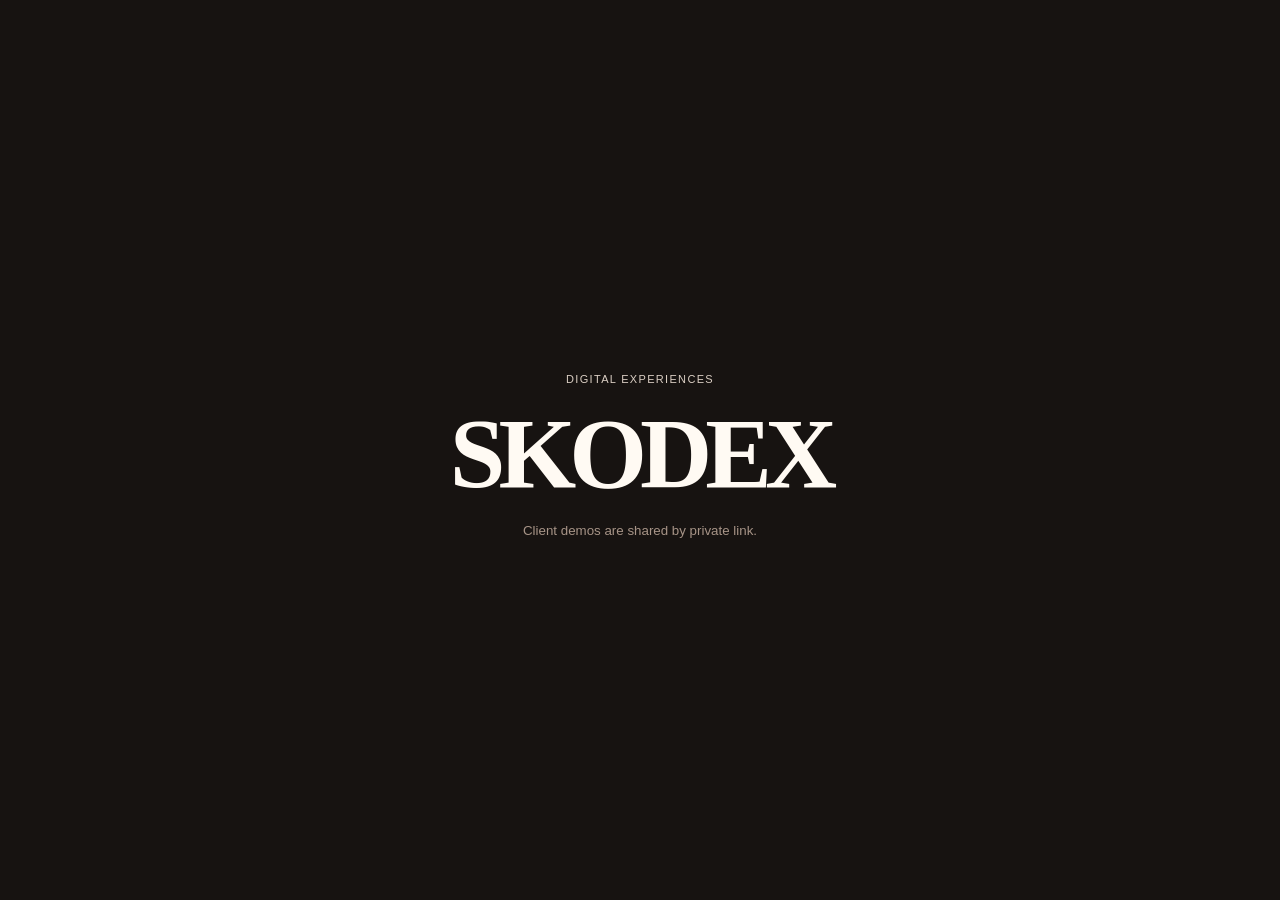
<file: index.html>
<!doctype html>
<html lang="en">
  <head>
    <meta charset="utf-8" />
    <meta name="viewport" content="width=device-width, initial-scale=1" />
    <title>SKODEX | Digital Experiences</title>
    <style>
      :root { color-scheme: light; }
      * { box-sizing: border-box; }
      body { margin: 0; min-height: 100vh; display: grid; place-items: center; background: #171311; color: #fffaf3; font-family: Arial, sans-serif; }
      main { text-align: center; padding: 32px; }
      p { color: #dbcfc4; letter-spacing: .12em; font-size: 11px; text-transform: uppercase; }
      h1 { margin: 10px 0; font-family: Georgia, serif; font-size: clamp(48px, 10vw, 100px); letter-spacing: -.07em; }
      small { color: #a79487; }
    </style>
  </head>
  <body>
    <main>
      <p>Digital Experiences</p>
      <h1>SKODEX</h1>
      <small>Client demos are shared by private link.</small>
    </main>
  </body>
</html>
</file>
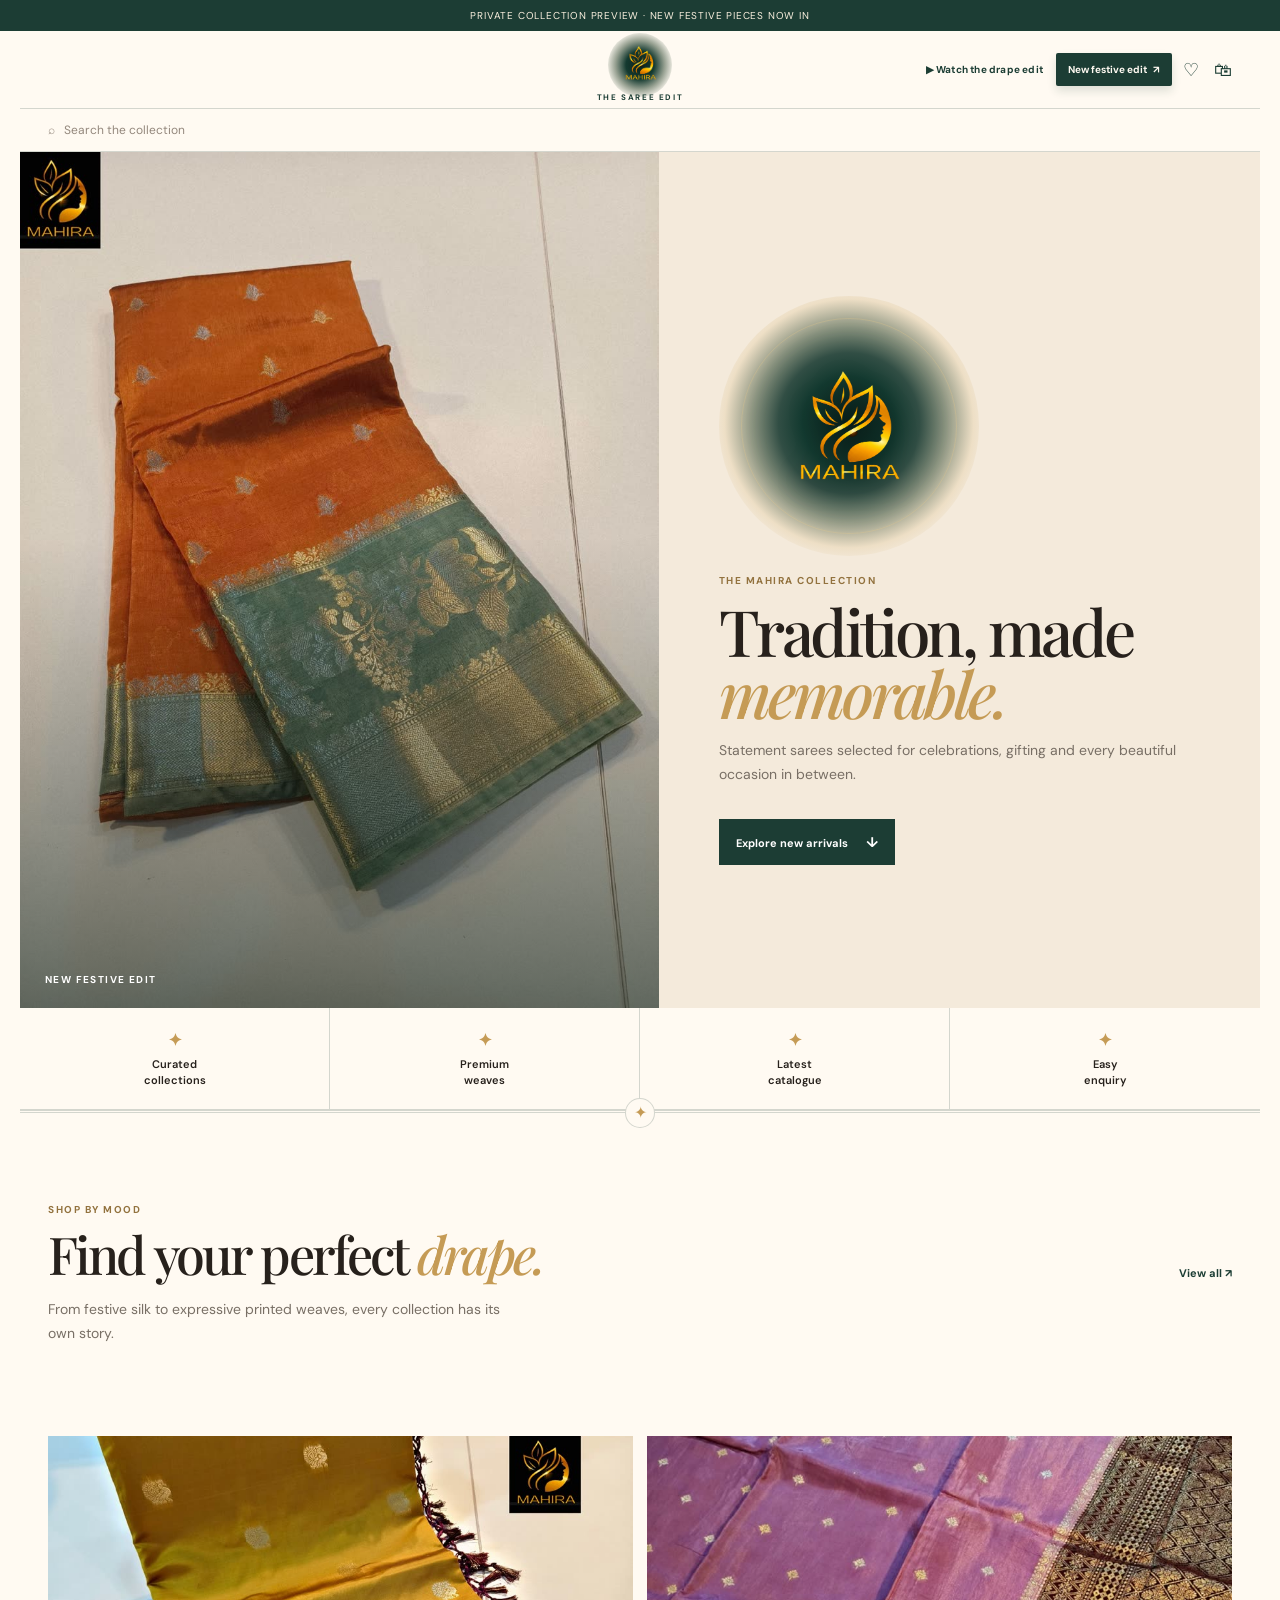
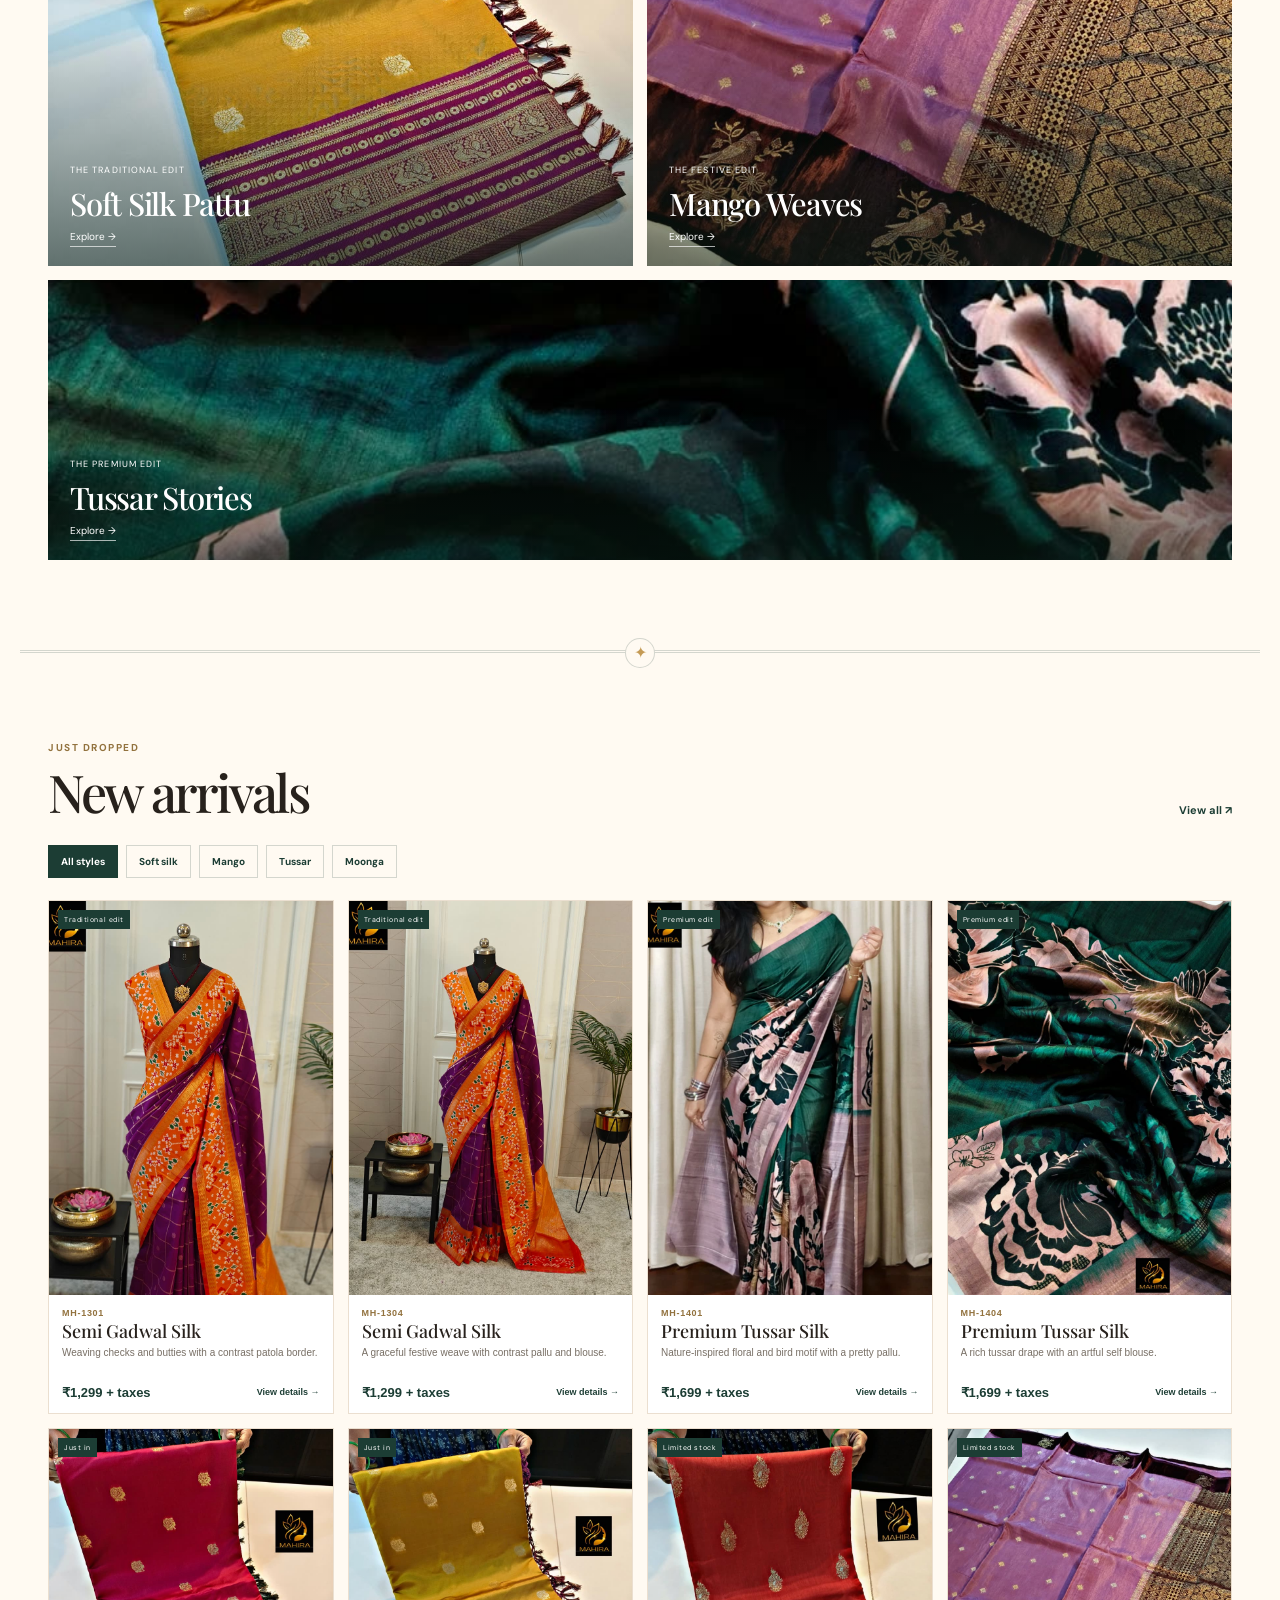
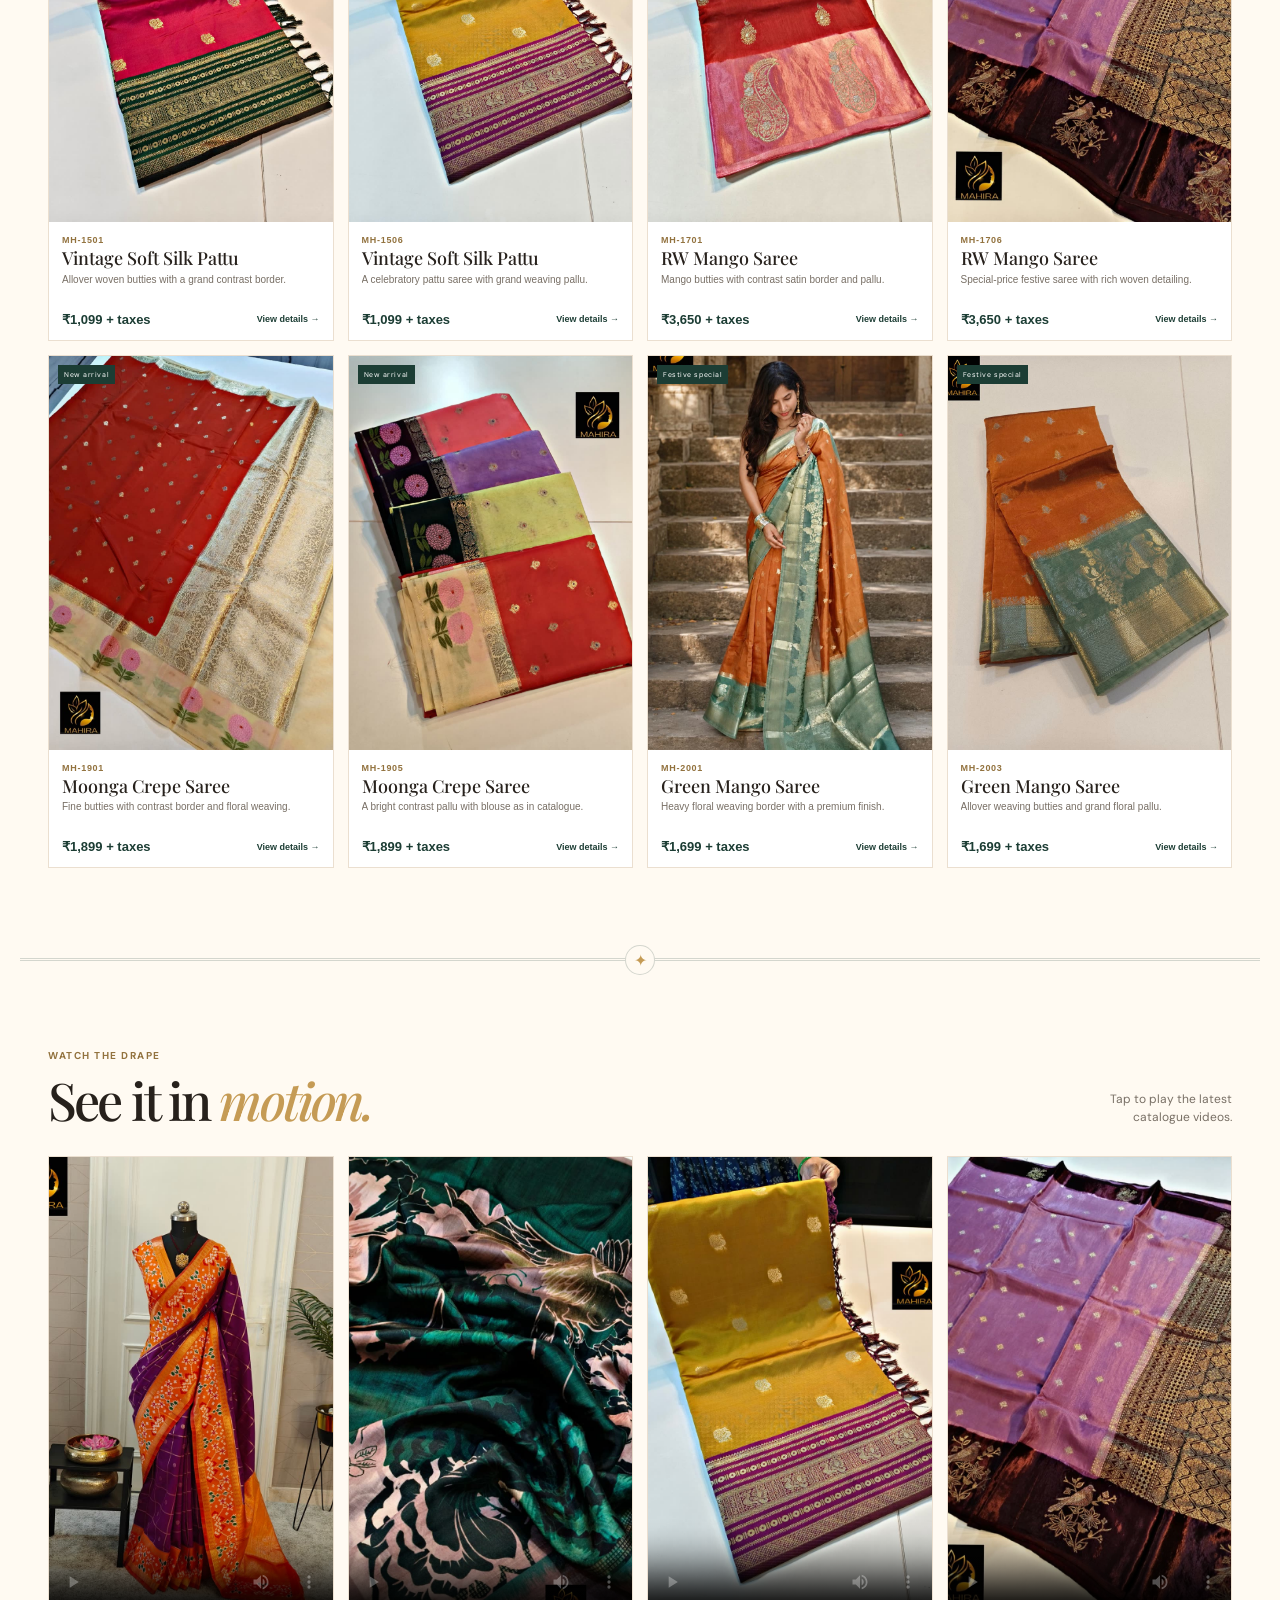
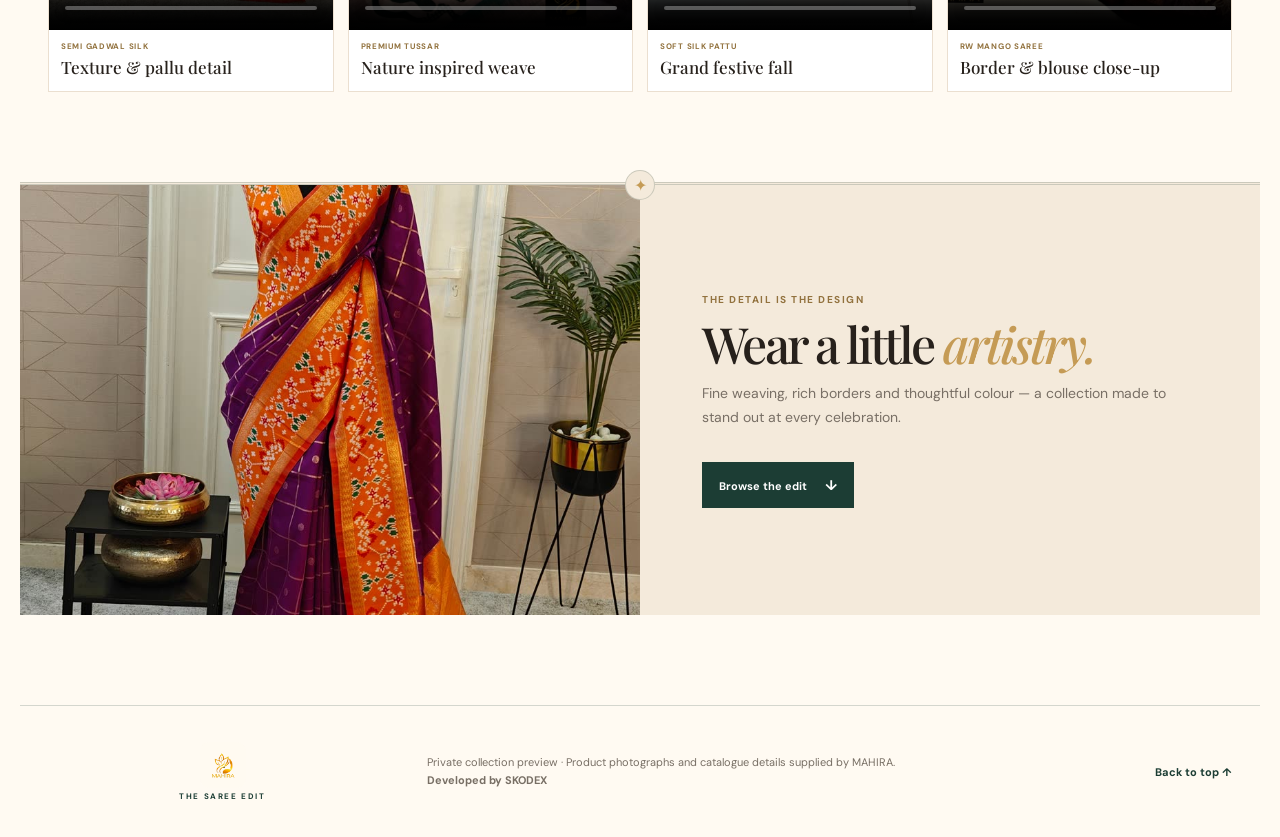
<file: mahira-dealers/index.html>
<!doctype html>
<html lang="en">
  <head>
    <meta charset="UTF-8" />
    <meta name="viewport" content="width=device-width, initial-scale=1.0" />
    <meta name="theme-color" content="#1c3d34" />
    <title>MAHIRA | Curated Saree Edit</title>
    <meta name="description" content="A polished collection preview for MAHIRA." />
    <link rel="preconnect" href="https://fonts.googleapis.com" />
    <link rel="preconnect" href="https://fonts.gstatic.com" crossorigin />
    <link href="https://fonts.googleapis.com/css2?family=DM+Sans:wght@400;500;600;700&family=Playfair+Display:wght@500;600;700&display=swap" rel="stylesheet" />
    <link rel="stylesheet" href="styles.css?v=mahira-header-2" />
  </head>
  <body>
    <div class="notice">Private collection preview · New festive pieces now in</div>
    <header class="header">
      <button class="menu" aria-label="Open menu">☰</button>
      <a class="brand" href="#top" aria-label="MAHIRA home"><img src="assets/mahira-logo-wide-transparent.png" alt="" /><span>THE SAREE EDIT</span></a>
      <div class="header-actions"><a class="header-reel" href="#videos">▶ Watch the drape edit</a><a class="header-badge" href="#arrivals">New festive edit <span>↗</span></a><span class="header-icons" aria-hidden="true">♡ &nbsp; 🛍</span></div>
    </header>
    <div class="search" aria-hidden="true">⌕&nbsp;&nbsp; Search the collection</div>

    <main id="top">
      <section class="hero">
        <div class="hero-image"><img src="assets/IMG-20261116-WA0210.jpg" alt="MAHIRA green mango saree" /><span class="hero-label">NEW FESTIVE EDIT</span></div>
        <div class="hero-copy">
          <div class="logo-sun"><img class="hero-crest" src="assets/mahira-logo-wide-transparent.png" alt="MAHIRA emblem" /></div>
          <p class="eyebrow">THE MAHIRA COLLECTION</p>
          <h1>Tradition, made <em>memorable.</em></h1>
          <p>Statement sarees selected for celebrations, gifting and every beautiful occasion in between.</p>
          <a class="primary" href="#arrivals">Explore new arrivals <span>↓</span></a>
        </div>
      </section>

      <section class="trust">
        <div><span>✦</span>Curated<br />collections</div><div><span>✦</span>Premium<br />weaves</div><div><span>✦</span>Latest<br />catalogue</div><div><span>✦</span>Easy<br />enquiry</div>
      </section>

      <section class="section intro" id="collections">
        <div class="section-mark">✦</div>
        <p class="eyebrow">SHOP BY MOOD</p><div class="heading-row"><h2>Find your perfect <em>drape.</em></h2><a href="#arrivals">View all ↗</a></div>
        <p class="subcopy">From festive silk to expressive printed weaves, every collection has its own story.</p>
      </section>

      <section class="collections">
        <a class="tile tile-one" href="#arrivals" data-filter-link="silk"><img src="assets/IMG-20261116-WA0157.jpg" alt="Vintage soft silk pattu" /><span><small>THE TRADITIONAL EDIT</small><b>Soft Silk Pattu</b><i>Explore →</i></span></a>
        <a class="tile tile-two" href="#arrivals" data-filter-link="mango"><img src="assets/IMG-20261116-WA0183.jpg" alt="Mango saree" /><span><small>THE FESTIVE EDIT</small><b>Mango Weaves</b><i>Explore →</i></span></a>
        <a class="tile tile-wide" href="#arrivals" data-filter-link="tussar"><img src="assets/IMG-20261116-WA0147.jpg" alt="Tussar silk saree" /><span><small>THE PREMIUM EDIT</small><b>Tussar Stories</b><i>Explore →</i></span></a>
      </section>

      <section class="section arrivals" id="arrivals" data-reveal>
        <div class="section-mark">✦</div>
        <div class="heading-row"><div><p class="eyebrow">JUST DROPPED</p><h2>New arrivals</h2></div><a href="#arrivals">View all ↗</a></div>
        <div class="filters" role="group" aria-label="Filter collection"><button class="active" data-filter="all">All styles</button><button data-filter="silk">Soft silk</button><button data-filter="mango">Mango</button><button data-filter="tussar">Tussar</button><button data-filter="moonga">Moonga</button></div>
        <div class="products" id="products"></div>
      </section>

      <section class="videos" id="videos" data-reveal>
        <div class="section-mark">✦</div>
        <div class="heading-row"><div><p class="eyebrow">WATCH THE DRAPE</p><h2>See it in <em>motion.</em></h2></div><p class="video-note">Tap to play the latest catalogue videos.</p></div>
        <div class="reel-grid">
          <article class="reel"><video controls playsinline preload="metadata" poster="assets/IMG-20261116-WA0134.jpg"><source src="assets/VID-20261116-WA0142.mp4" type="video/mp4" /></video><div><span>SEMI GADWAL SILK</span><b>Texture &amp; pallu detail</b></div></article>
          <article class="reel"><video controls playsinline preload="metadata" poster="assets/IMG-20261116-WA0147.jpg"><source src="assets/VID-20261116-WA0150.mp4" type="video/mp4" /></video><div><span>PREMIUM TUSSAR</span><b>Nature inspired weave</b></div></article>
          <article class="reel"><video controls playsinline preload="metadata" poster="assets/IMG-20261116-WA0157.jpg"><source src="assets/VID-20261116-WA0161.mp4" type="video/mp4" /></video><div><span>SOFT SILK PATTU</span><b>Grand festive fall</b></div></article>
          <article class="reel"><video controls playsinline preload="metadata" poster="assets/IMG-20261116-WA0183.jpg"><source src="assets/VID-20261116-WA0190.mp4" type="video/mp4" /></video><div><span>RW MANGO SAREE</span><b>Border &amp; blouse close-up</b></div></article>
        </div>
      </section>

      <section class="story" data-reveal>
        <div class="section-mark">✦</div>
        <img src="assets/IMG-20261116-WA0134.jpg" alt="Semi Gadwal silk saree" />
        <div><p class="eyebrow">THE DETAIL IS THE DESIGN</p><h2>Wear a little <em>artistry.</em></h2><p>Fine weaving, rich borders and thoughtful colour — a collection made to stand out at every celebration.</p><a class="primary" href="#arrivals">Browse the edit <span>↓</span></a></div>
      </section>
    </main>

    <footer><a class="brand" href="#top" aria-label="MAHIRA home"><img src="assets/mahira-logo-wide-transparent.png" alt="" /><span>THE SAREE EDIT</span></a><p>Private collection preview · Product photographs and catalogue details supplied by MAHIRA.<br /><strong>Developed by SKODEX</strong></p><a href="#top">Back to top ↑</a></footer>
    <dialog id="product-dialog"><button class="close" aria-label="Close">×</button><div id="dialog-content"></div></dialog>
    <script src="app.js"></script>
  </body>
</html>
</file>
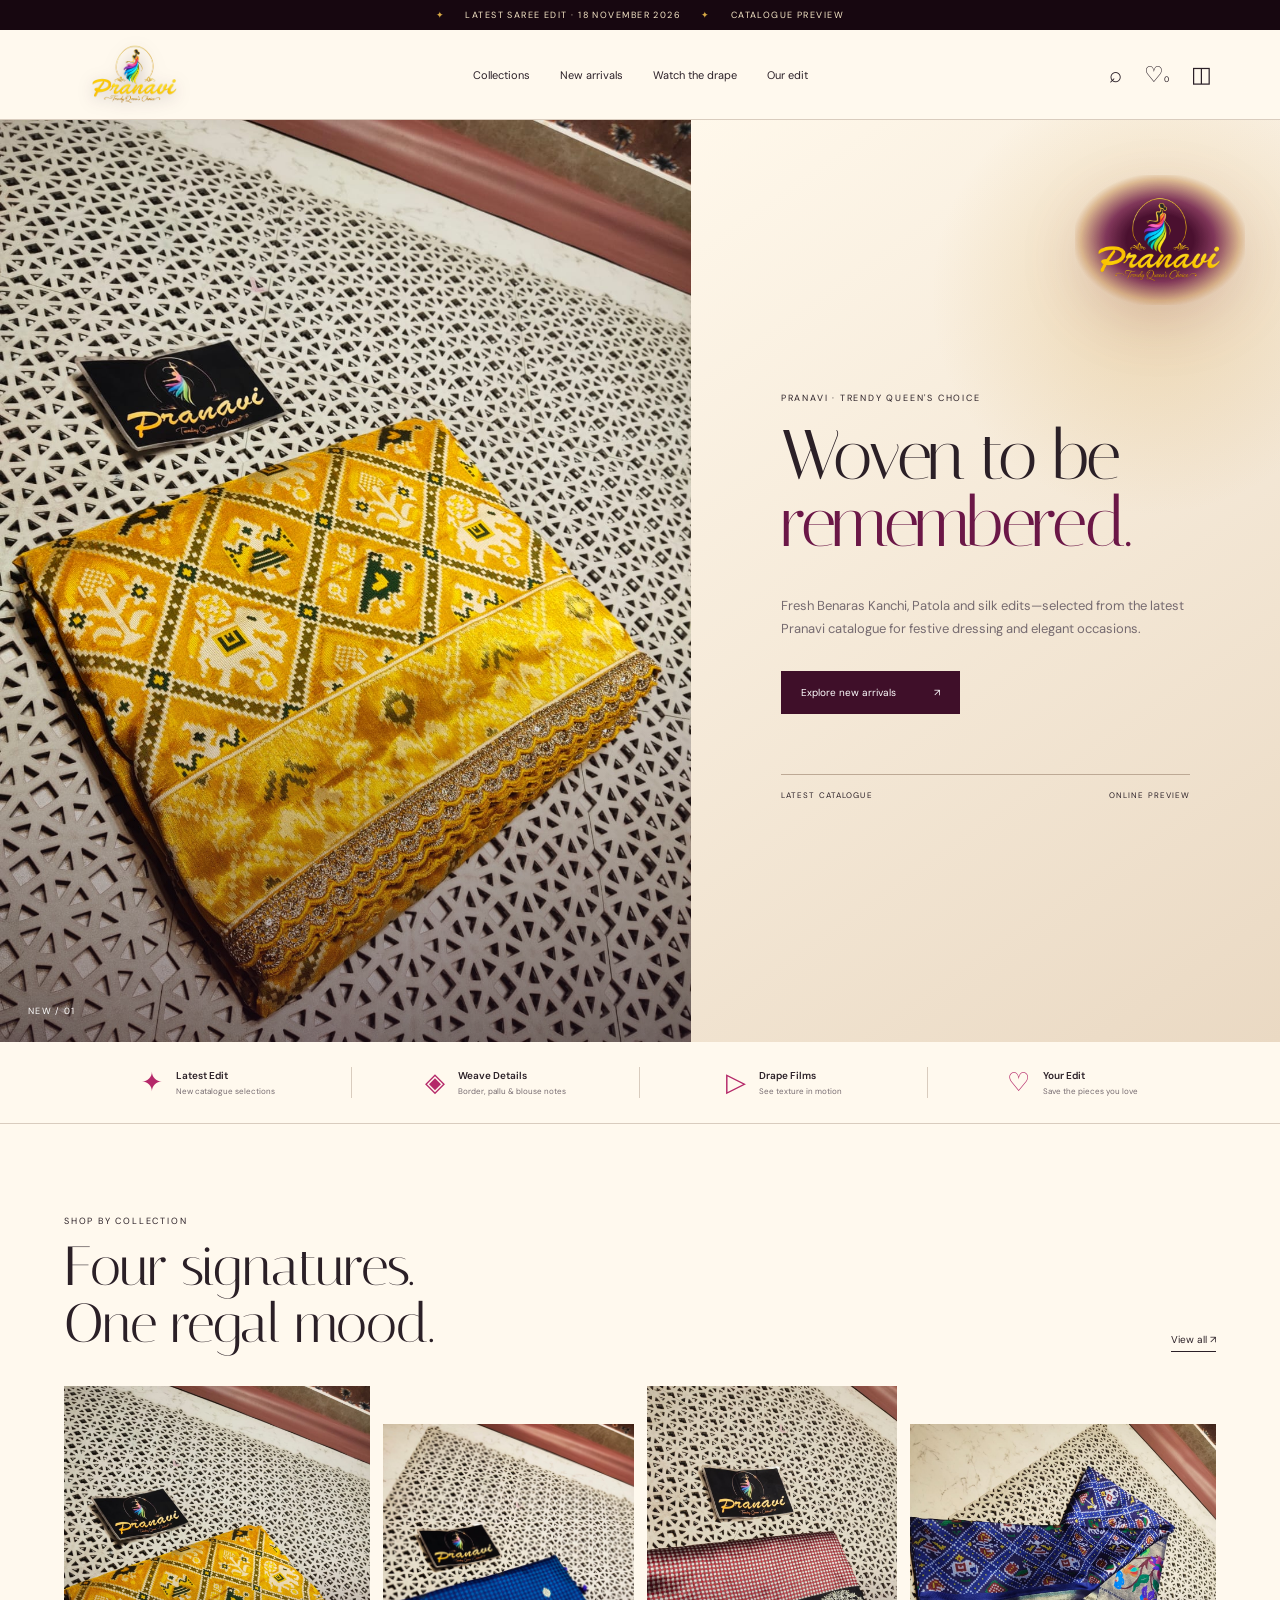
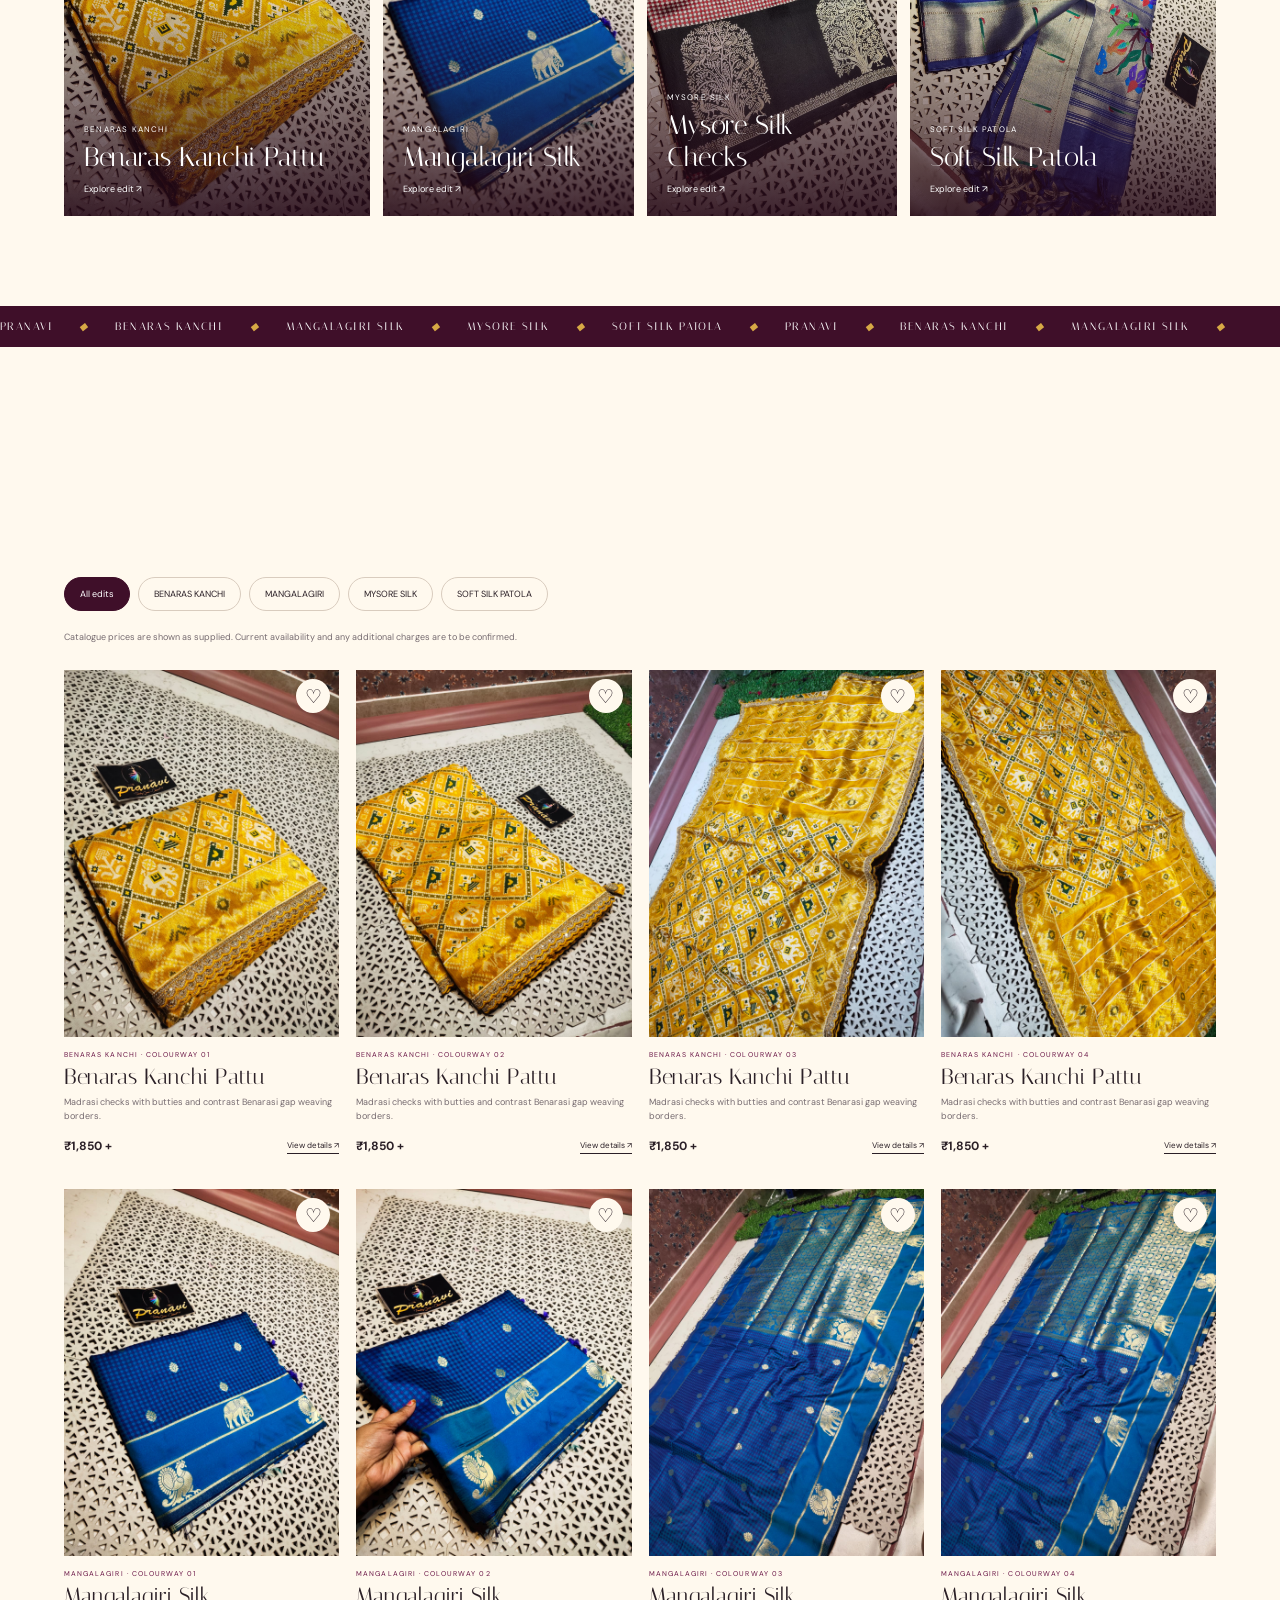
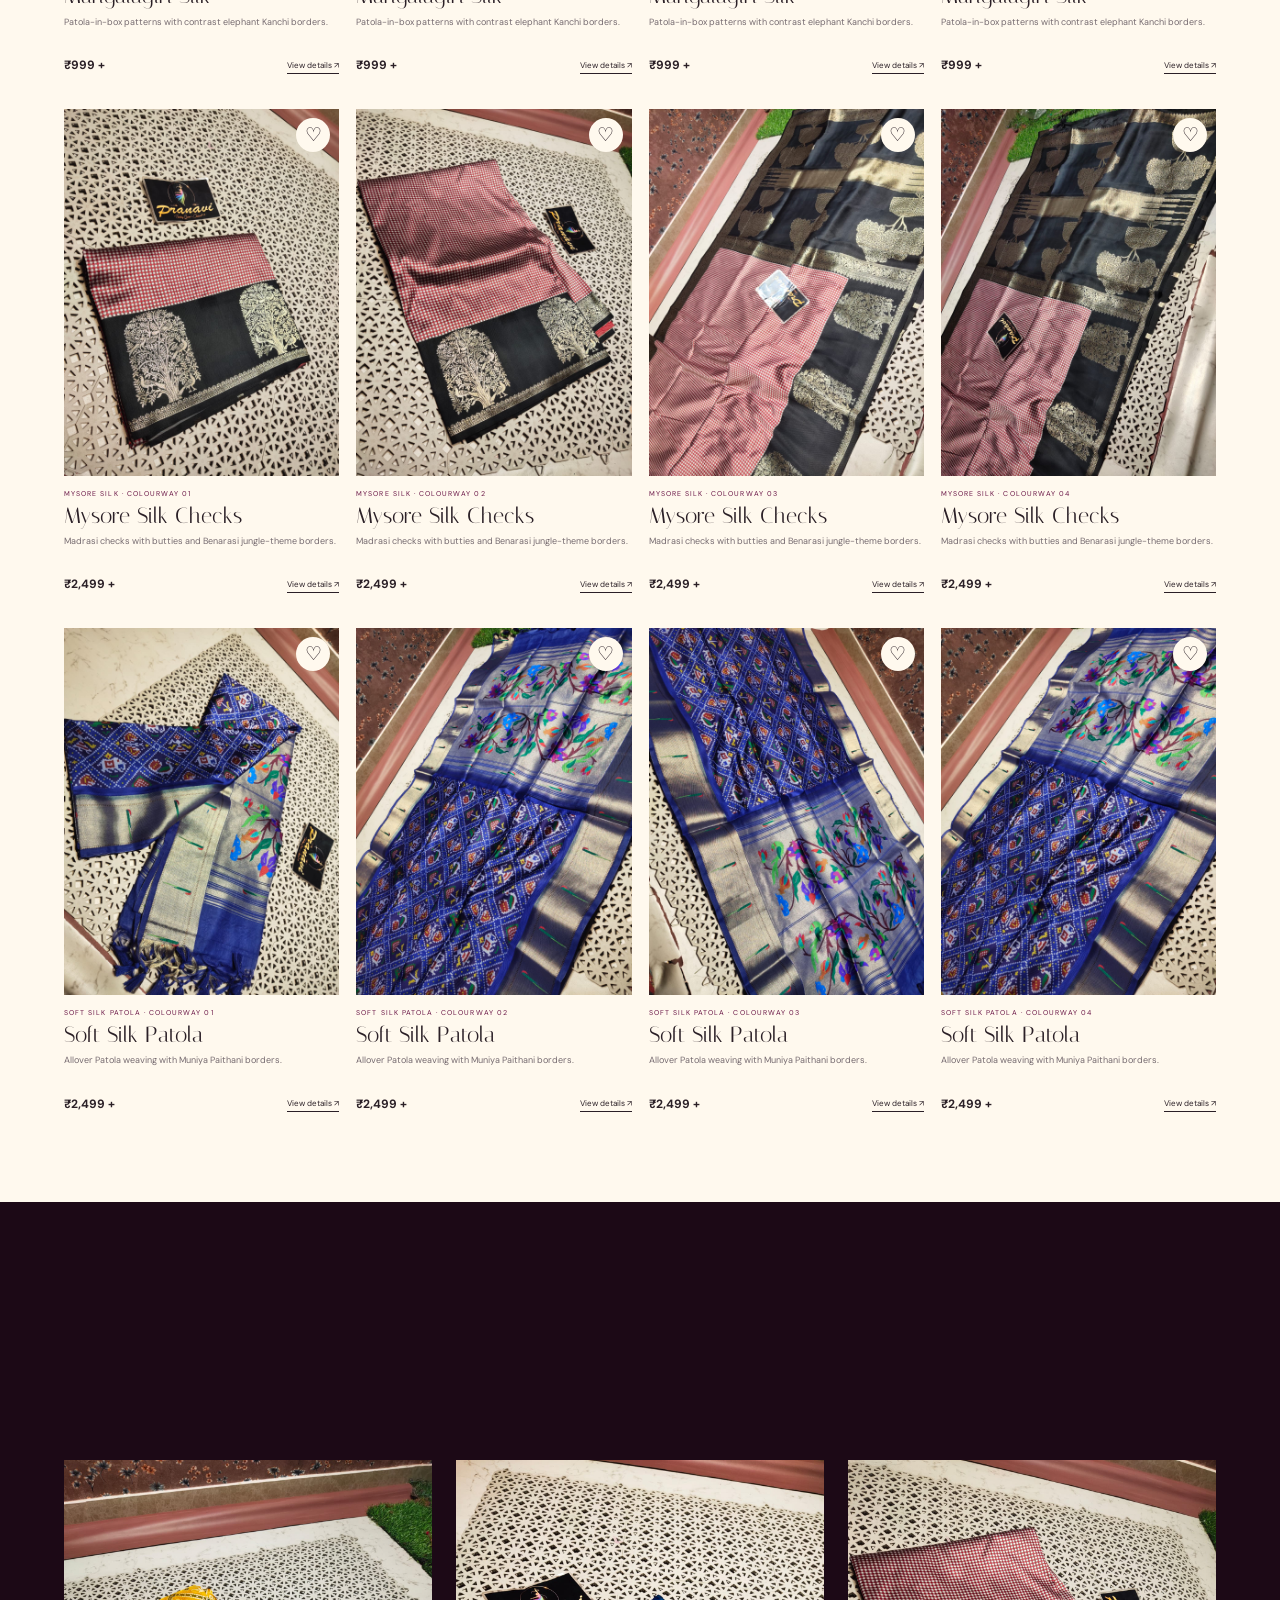
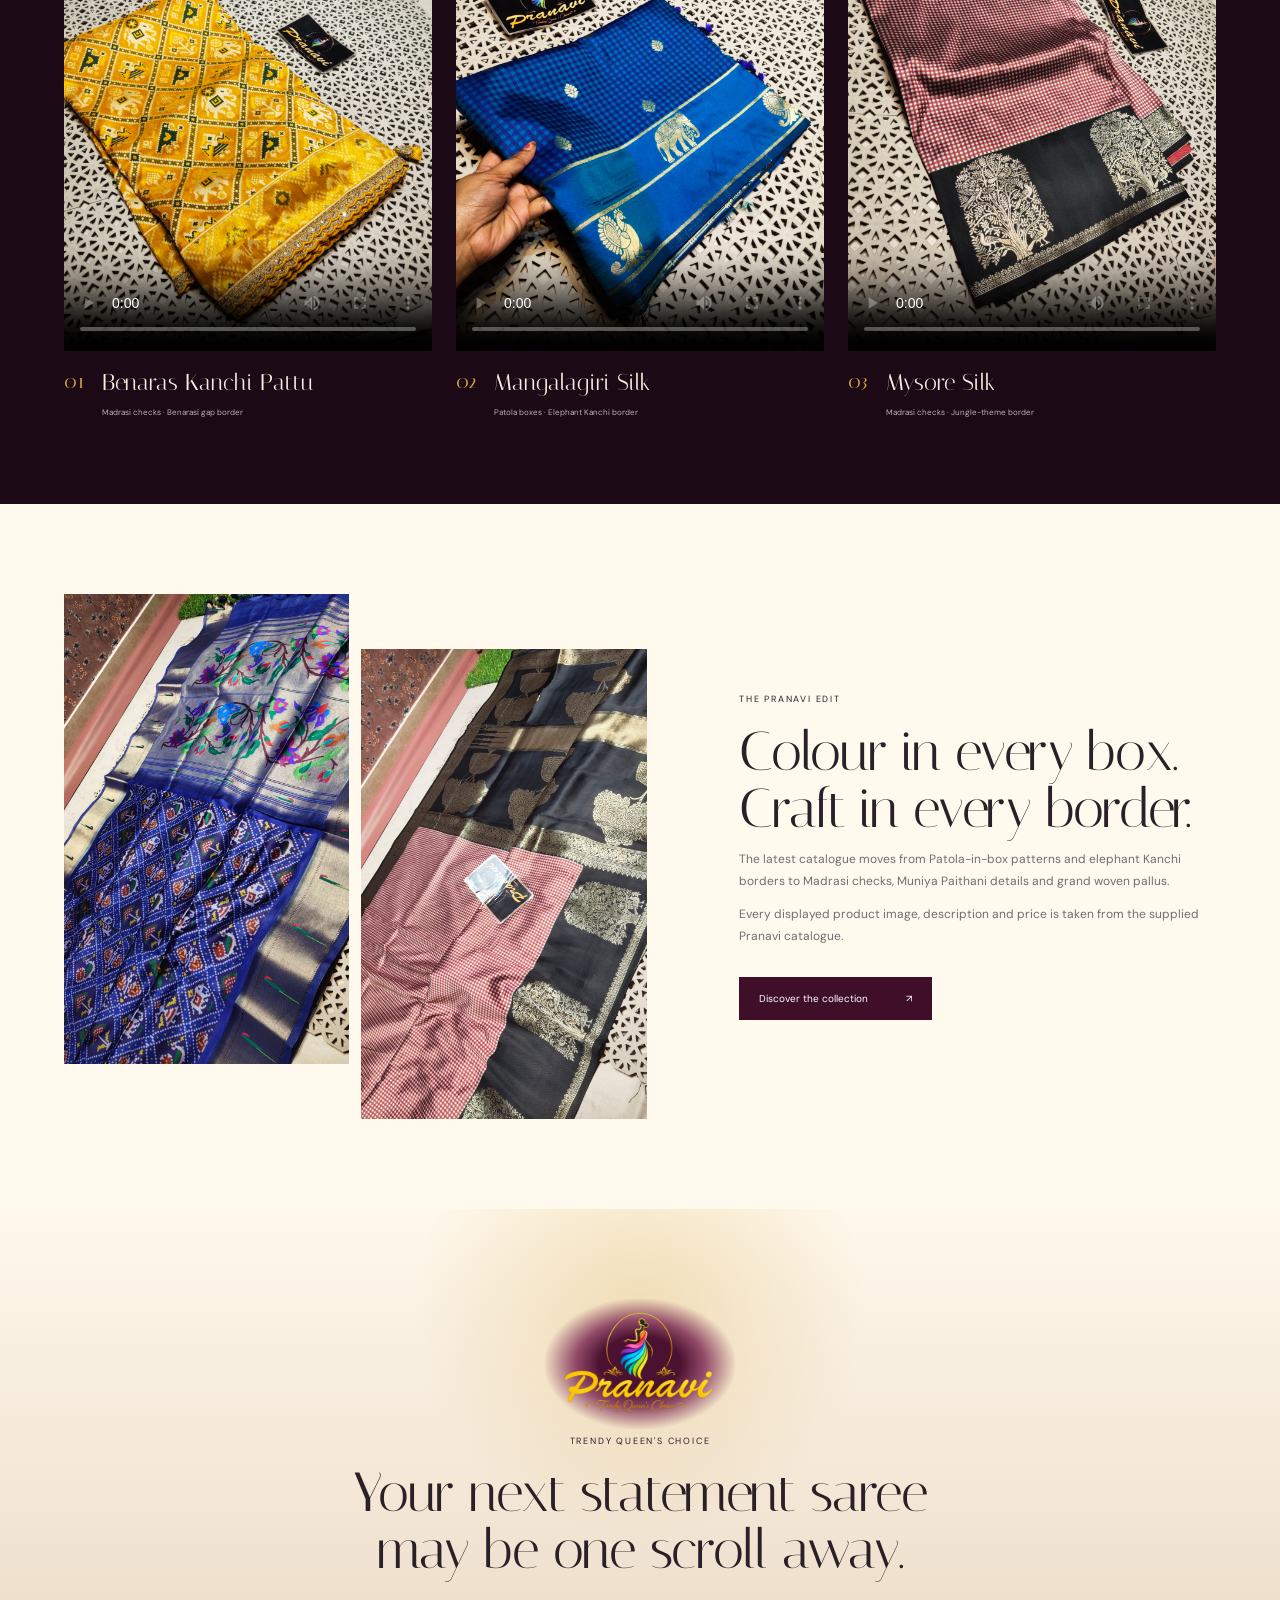
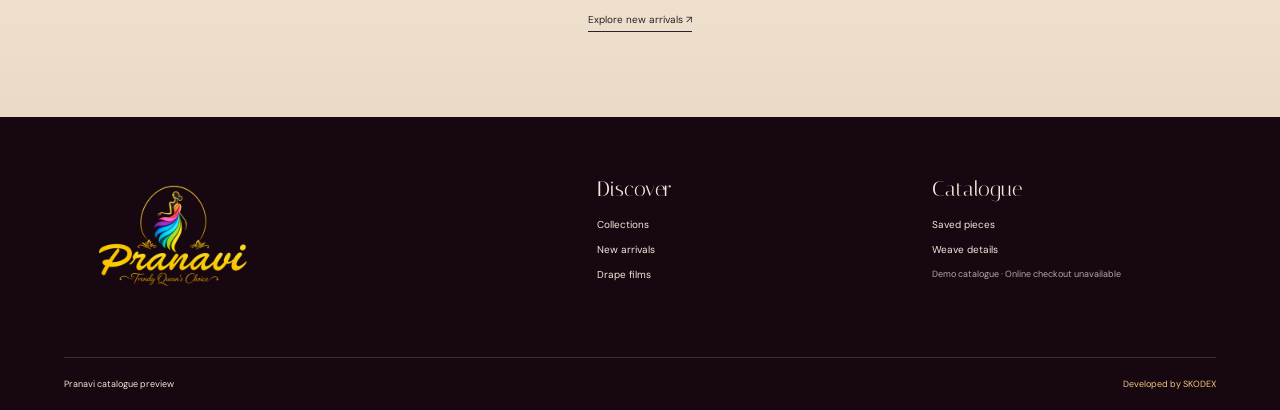
<file: pranavi-trendy-queens/index.html>
<!doctype html>
<html lang="en">
<head>
  <meta charset="utf-8">
  <meta name="viewport" content="width=device-width,initial-scale=1,viewport-fit=cover">
  <meta name="description" content="Explore the latest Pranavi Trendy Queen's Choice saree edit — Benaras Kanchi, Mangalagiri, Mysore Silk and Soft Silk Patola collections.">
  <link rel="canonical" href="https://bsanjaykmr-cpu.github.io/skodex-demos/pranavi-trendy-queens/">
  <link rel="image_src" href="https://bsanjaykmr-cpu.github.io/skodex-demos/pranavi-trendy-queens/assets/pranavi-whatsapp-preview-v2.jpg">
  <meta itemprop="name" content="Pranavi - Premium Saree Catalogue Preview">
  <meta itemprop="description" content="Latest Pranavi saree collections, prices, weave details and drape videos.">
  <meta itemprop="image" content="https://bsanjaykmr-cpu.github.io/skodex-demos/pranavi-trendy-queens/assets/pranavi-whatsapp-preview-v2.jpg">
  <meta name="theme-color" content="#3f0f29">
  <meta property="og:type" content="website">
  <meta property="og:locale" content="en_IN">
  <meta property="og:site_name" content="Pranavi Trendy Queen's Choice">
  <meta property="og:title" content="Pranavi - Premium Saree Catalogue Preview">
  <meta property="og:description" content="Discover the latest Pranavi saree edit with real catalogue collections, prices, weave details and drape videos.">
  <meta property="og:url" content="https://bsanjaykmr-cpu.github.io/skodex-demos/pranavi-trendy-queens/?share=pranavi-v4">
  <meta property="og:image" content="https://bsanjaykmr-cpu.github.io/skodex-demos/pranavi-trendy-queens/assets/pranavi-whatsapp-preview-v2.jpg">
  <meta property="og:image:url" content="https://bsanjaykmr-cpu.github.io/skodex-demos/pranavi-trendy-queens/assets/pranavi-whatsapp-preview-v2.jpg">
  <meta property="og:image:secure_url" content="https://bsanjaykmr-cpu.github.io/skodex-demos/pranavi-trendy-queens/assets/pranavi-whatsapp-preview-v2.jpg">
  <meta property="og:image:type" content="image/jpeg">
  <meta property="og:image:width" content="1200">
  <meta property="og:image:height" content="630">
  <meta property="og:image:alt" content="Pranavi Trendy Queen's Choice premium saree catalogue">
  <meta name="twitter:card" content="summary_large_image">
  <meta name="twitter:title" content="Pranavi - Premium Saree Catalogue Preview">
  <meta name="twitter:description" content="Latest Pranavi saree collections, prices, weave details and drape videos.">
  <meta name="twitter:image" content="https://bsanjaykmr-cpu.github.io/skodex-demos/pranavi-trendy-queens/assets/pranavi-whatsapp-preview-v2.jpg">
  <title>Pranavi — Trendy Queen's Choice</title>
  <link rel="preconnect" href="https://fonts.googleapis.com">
  <link rel="preconnect" href="https://fonts.gstatic.com" crossorigin>
  <link href="https://fonts.googleapis.com/css2?family=DM+Sans:wght@400;500;600&family=Italiana&display=swap" rel="stylesheet">
  <link rel="stylesheet" href="styles.css">
</head>
<body>
  <div class="announcement"><span>✦</span> LATEST SAREE EDIT · 18 NOVEMBER 2026 <span>✦</span> CATALOGUE PREVIEW</div>
  <header class="site-header">
    <button class="menu" id="menu" aria-label="Open navigation" aria-expanded="false">☰</button>
    <a class="brand" href="#home" aria-label="Pranavi home"><img src="assets/pranavi-logo-web.png" alt="Pranavi Trendy Queen's Choice"></a>
    <nav id="nav" aria-label="Primary navigation">
      <a href="#collections">Collections</a><a href="#arrivals">New arrivals</a><a href="#drape">Watch the drape</a><a href="#story">Our edit</a>
    </nav>
    <div class="actions">
      <button id="search-toggle" aria-label="Search catalogue">⌕</button>
      <button id="saved-toggle" aria-label="Show saved pieces">♡<i id="saved-count">0</i></button>
      <button id="catalogue-info" aria-label="Catalogue information">◫</button>
    </div>
  </header>
  <div class="search-panel" hidden><label for="search">Find your weave</label><input id="search" type="search" placeholder="Search by collection, fabric or detail…"><button id="search-close" aria-label="Close search">×</button></div>

  <main id="home">
    <section class="hero">
      <div class="hero-image"><img src="assets/IMG-20261118-WA0006.jpg" alt="Benaras Kanchi Pattu saree from Pranavi"><span class="hero-index">NEW / 01</span></div>
      <div class="hero-copy">
        <div class="logo-aura"><img src="assets/pranavi-logo-web.png" alt=""></div>
        <p class="eyebrow">PRANAVI · TRENDY QUEEN'S CHOICE</p>
        <h1>Woven to be<br><em>remembered.</em></h1>
        <p>Fresh Benaras Kanchi, Patola and silk edits—selected from the latest Pranavi catalogue for festive dressing and elegant occasions.</p>
        <a class="primary" href="#arrivals">Explore new arrivals <span>↗</span></a>
        <div class="hero-meta"><span>LATEST CATALOGUE</span><span>ONLINE PREVIEW</span></div>
      </div>
    </section>

    <section class="trust" aria-label="Catalogue highlights">
      <div><b>✦</b><span>Latest Edit<small>New catalogue selections</small></span></div>
      <div><b>◈</b><span>Weave Details<small>Border, pallu & blouse notes</small></span></div>
      <div><b>▷</b><span>Drape Films<small>See texture in motion</small></span></div>
      <div><b>♡</b><span>Your Edit<small>Save the pieces you love</small></span></div>
    </section>

    <section class="section wrap" id="collections">
      <div class="section-heading reveal"><div><p class="eyebrow">SHOP BY COLLECTION</p><h2>Four signatures.<br>One regal mood.</h2></div><a href="#arrivals">View all ↗</a></div>
      <div class="collection-grid" id="collection-grid"></div>
    </section>

    <div class="ticker" aria-hidden="true"><div>PRANAVI <i>◆</i> BENARAS KANCHI <i>◆</i> MANGALAGIRI SILK <i>◆</i> MYSORE SILK <i>◆</i> SOFT SILK PATOLA <i>◆</i> PRANAVI <i>◆</i> BENARAS KANCHI <i>◆</i> MANGALAGIRI SILK <i>◆</i></div></div>

    <section class="section wrap" id="arrivals">
      <div class="section-heading arrivals-heading reveal"><div><p class="eyebrow">NEW ARRIVALS</p><h2>The latest Pranavi edit.</h2><p>Tap any piece for border, pallu, blouse and catalogue details.</p></div><span id="result-count"></span></div>
      <div class="filters" id="filters" aria-label="Filter collections"></div>
      <p class="price-note">Catalogue prices are shown as supplied. Current availability and any additional charges are to be confirmed.</p>
      <div class="products" id="products"></div>
    </section>

    <section class="drape" id="drape">
      <div class="wrap">
        <div class="section-heading light reveal"><div><p class="eyebrow">WATCH THE DRAPE</p><h2>Every weave<br>moves differently.</h2></div><p>Press play to see the fall, finish and detailing of selected pieces from the supplied Pranavi catalogue.</p></div>
        <div class="video-grid">
          <article><video controls playsinline preload="metadata" poster="assets/IMG-20261118-WA0005.jpg"><source src="assets/benaras-kanchi.mp4" type="video/mp4"></video><div><b>01</b><h3>Benaras Kanchi Pattu</h3><span>Madrasi checks · Benarasi gap border</span></div></article>
          <article><video controls playsinline preload="metadata" poster="assets/IMG-20261118-WA0011.jpg"><source src="assets/mangalagiri-silk.mp4" type="video/mp4"></video><div><b>02</b><h3>Mangalagiri Silk</h3><span>Patola boxes · Elephant Kanchi border</span></div></article>
          <article><video controls playsinline preload="metadata" poster="assets/IMG-20261118-WA0017.jpg"><source src="assets/mysore-silk.mp4" type="video/mp4"></video><div><b>03</b><h3>Mysore Silk</h3><span>Madrasi checks · Jungle-theme border</span></div></article>
        </div>
      </div>
    </section>

    <section class="story section wrap" id="story">
      <div class="story-images reveal"><img src="assets/IMG-20261118-WA0024.jpg" alt="Soft Silk Patola saree pallu"><img src="assets/IMG-20261118-WA0016.jpg" alt="Mysore Silk saree detail"></div>
      <div class="story-copy reveal"><p class="eyebrow">THE PRANAVI EDIT</p><h2>Colour in every box.<br>Craft in every border.</h2><p>The latest catalogue moves from Patola-in-box patterns and elephant Kanchi borders to Madrasi checks, Muniya Paithani details and grand woven pallus.</p><p>Every displayed product image, description and price is taken from the supplied Pranavi catalogue.</p><a class="primary" href="#arrivals">Discover the collection <span>↗</span></a></div>
    </section>

    <section class="finale"><div class="mini-logo"><img src="assets/pranavi-logo-web.png" alt="Pranavi"></div><p class="eyebrow">TRENDY QUEEN'S CHOICE</p><h2>Your next statement saree<br>may be one scroll away.</h2><a href="#arrivals">Explore new arrivals ↗</a></section>
  </main>

  <footer>
    <div class="wrap footer-grid">
      <a class="footer-brand" href="#home"><img src="assets/pranavi-logo-web.png" alt="Pranavi Trendy Queen's Choice"></a>
      <div><h3>Discover</h3><a href="#collections">Collections</a><a href="#arrivals">New arrivals</a><a href="#drape">Drape films</a></div>
      <div><h3>Catalogue</h3><button id="footer-saved">Saved pieces</button><a href="#story">Weave details</a><p>Demo catalogue · Online checkout unavailable</p></div>
    </div>
    <div class="wrap footer-bottom"><span>Pranavi catalogue preview</span><a href="https://skodex.in" target="_blank" rel="noopener">Developed by SKODEX</a></div>
  </footer>

  <dialog id="modal"><button class="modal-close" aria-label="Close details">×</button><div id="modal-content"></div></dialog>
  <div class="toast" id="toast" role="status"></div>
  <script src="app.js"></script>
</body>
</html>
</file>
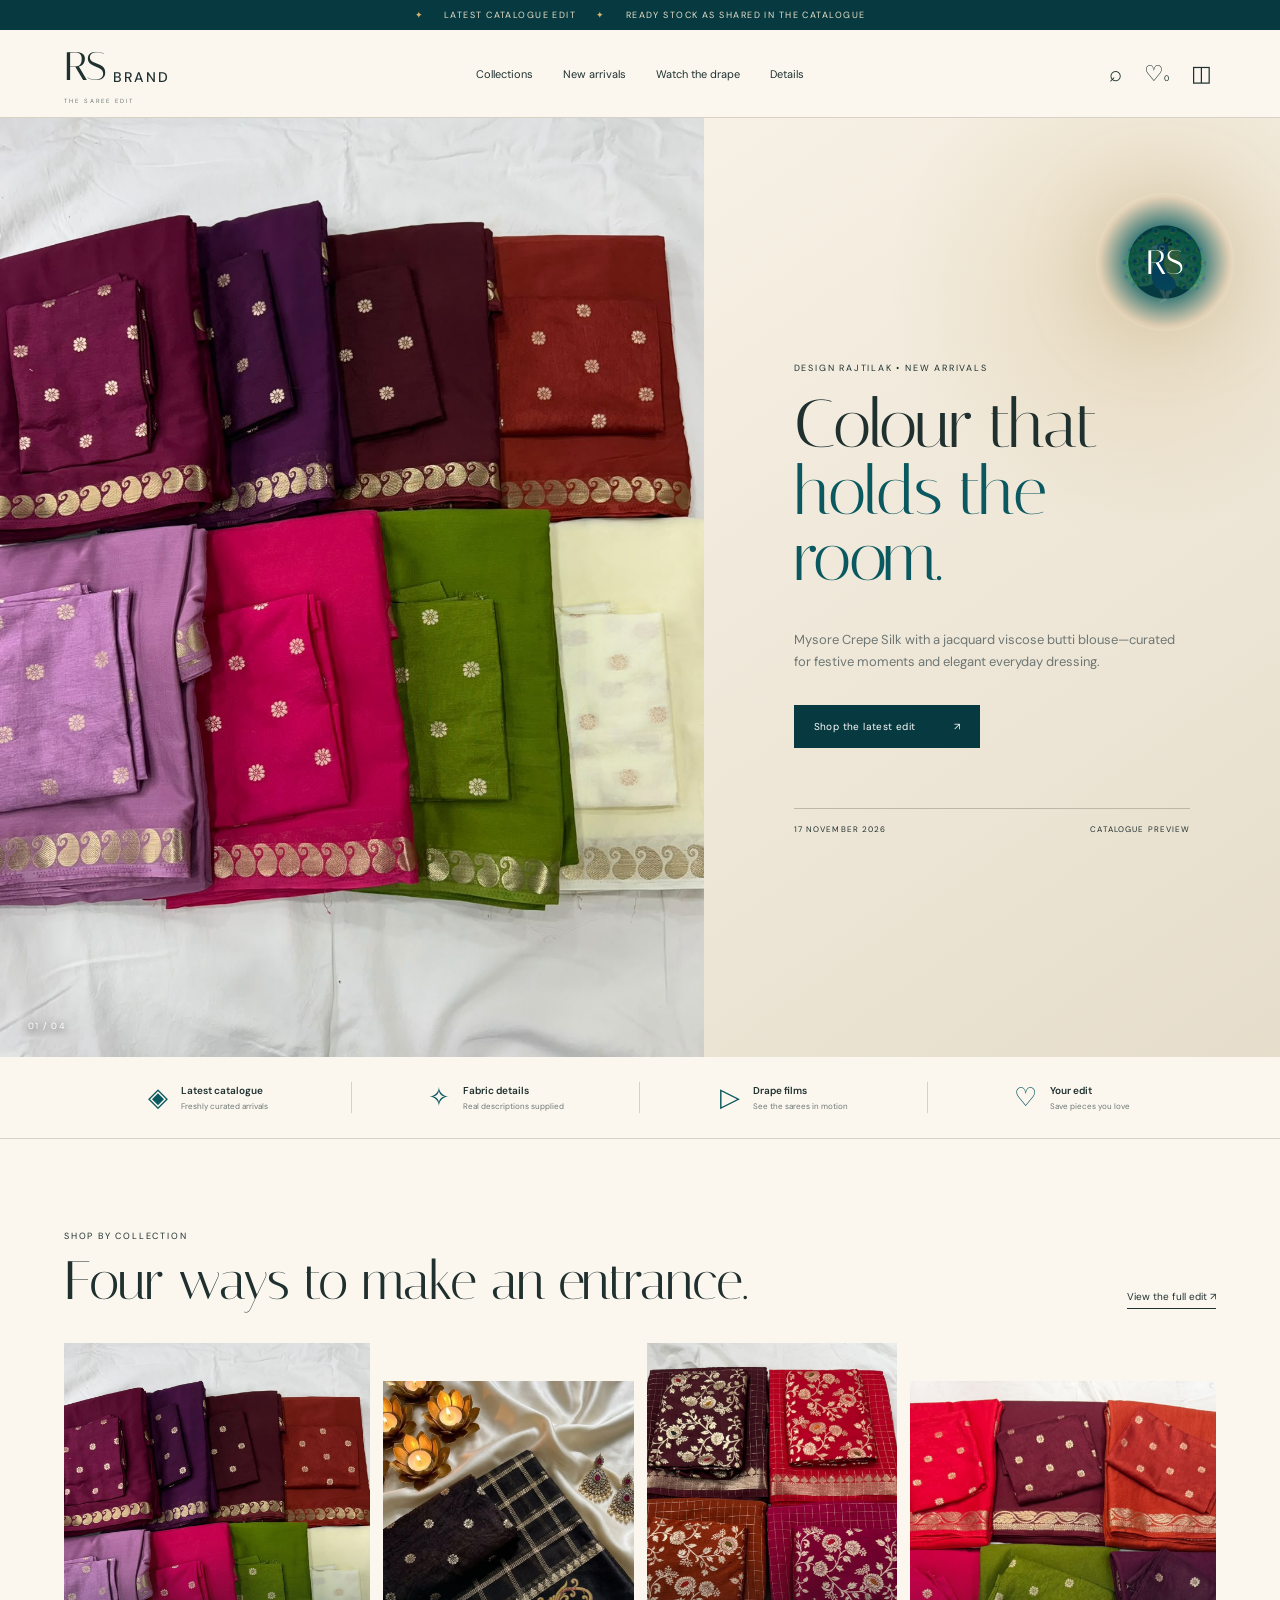
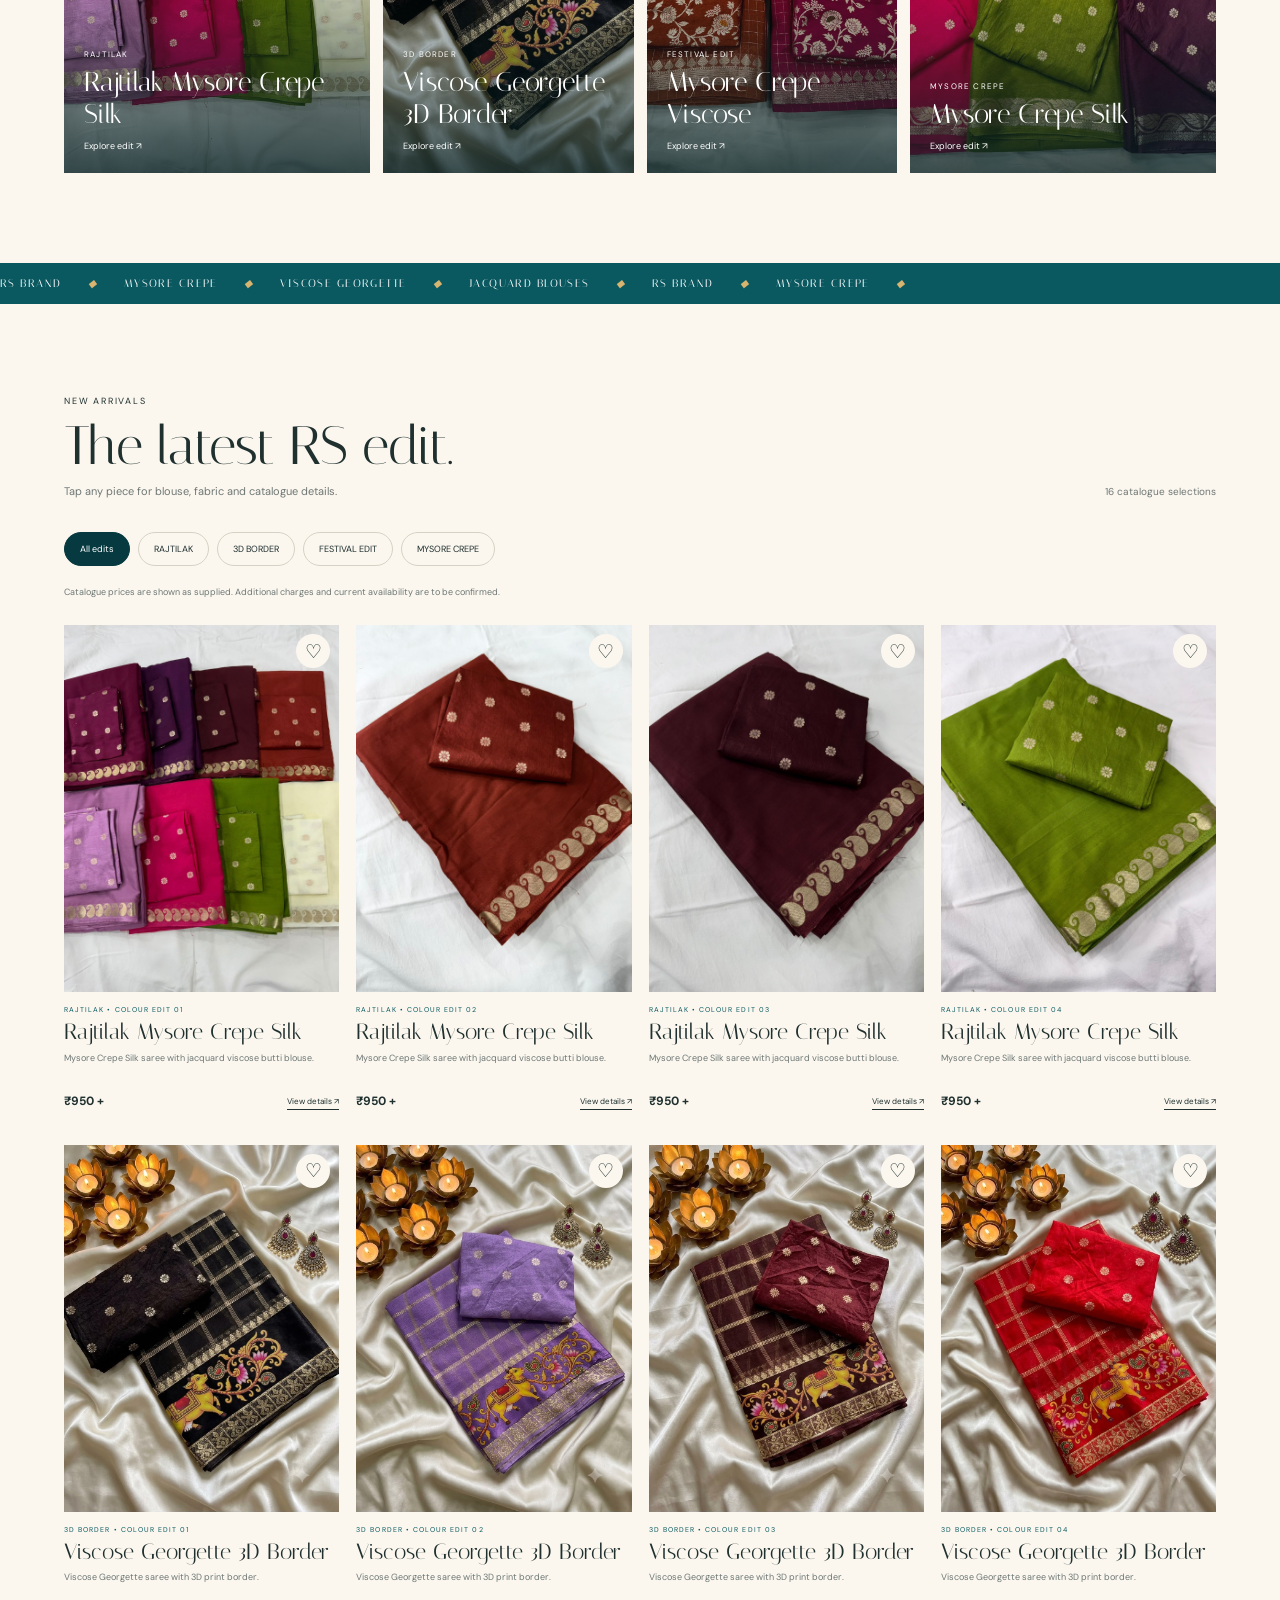
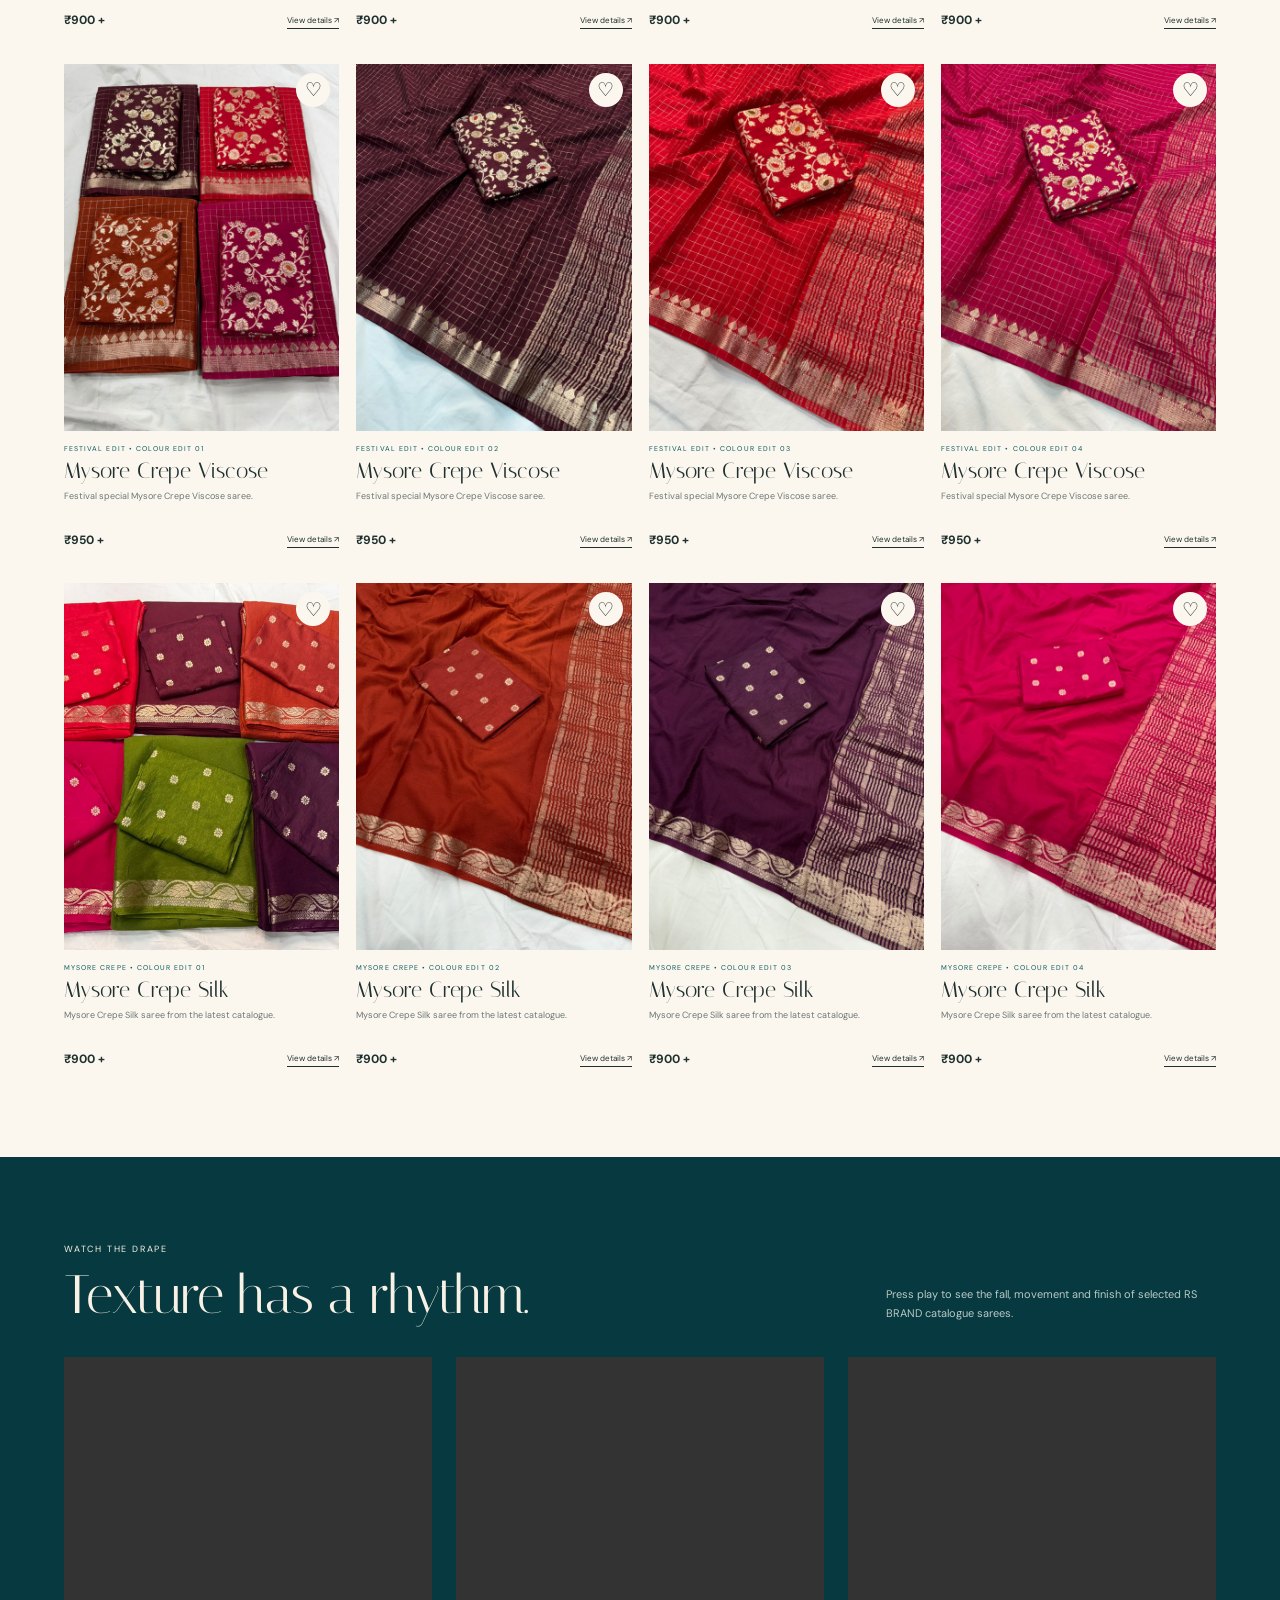
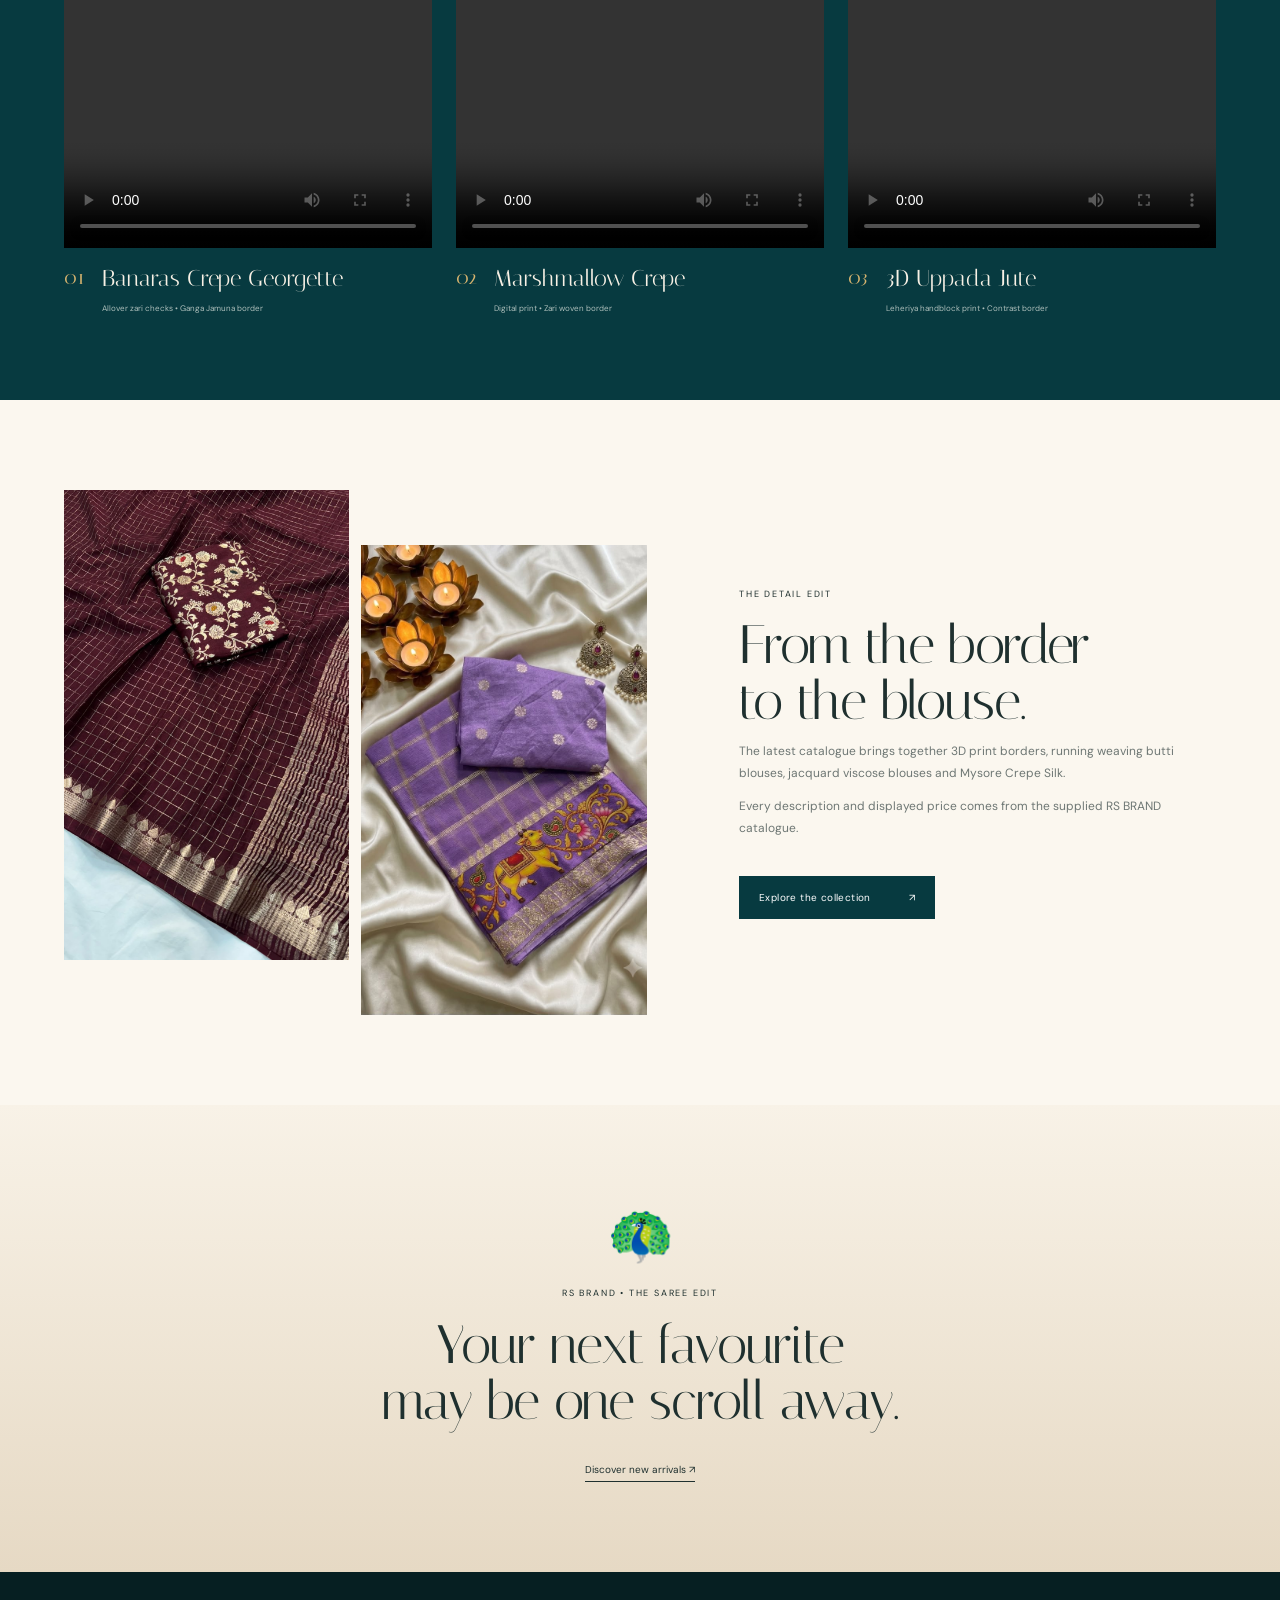
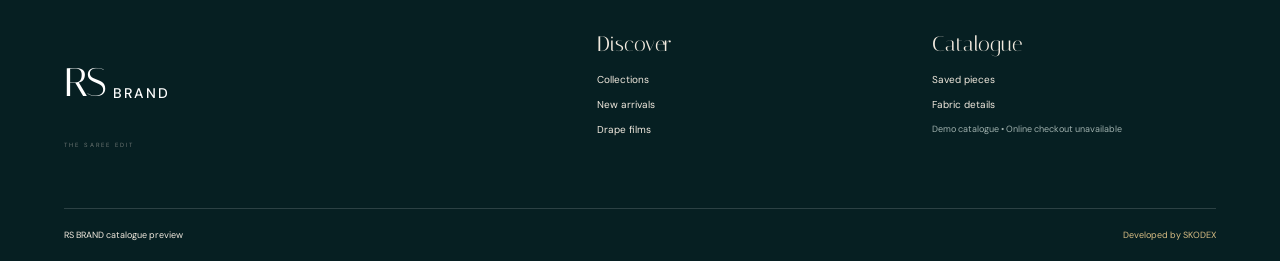
<file: rs-brand/index.html>
<!doctype html>
<html lang="en">
<head>
  <meta charset="utf-8"><meta name="viewport" content="width=device-width,initial-scale=1">
  <meta name="robots" content="noindex,nofollow"><meta name="theme-color" content="#093c43">
  <title>RS BRAND — Saree Edit</title>
  <meta name="description" content="Explore the latest RS BRAND saree catalogue, featuring Mysore Crepe and Viscose Georgette collections.">
  <link rel="preconnect" href="https://fonts.googleapis.com"><link rel="preconnect" href="https://fonts.gstatic.com" crossorigin>
  <link href="https://fonts.googleapis.com/css2?family=DM+Sans:wght@400;500;600;700&family=Italiana&display=swap" rel="stylesheet">
  <link rel="stylesheet" href="styles.css?v=1">
</head>
<body>
  <div class="announcement"><span>✦</span> LATEST CATALOGUE EDIT <span>✦</span> READY STOCK AS SHARED IN THE CATALOGUE</div>
  <header class="header">
    <button class="menu" id="menu" aria-label="Open navigation" aria-expanded="false">☰</button>
    <a class="brand" href="#home" aria-label="RS BRAND home"><b>RS</b><span>BRAND</span><small>THE SAREE EDIT</small></a>
    <nav id="nav"><a href="#collections">Collections</a><a href="#arrivals">New arrivals</a><a href="#drape">Watch the drape</a><a href="#story">Details</a></nav>
    <div class="actions"><button id="search-toggle" aria-label="Search catalogue">⌕</button><button id="saved-toggle" aria-label="Show saved pieces">♡<i id="saved-count">0</i></button><button id="catalogue-info" aria-label="Catalogue information">◫</button></div>
  </header>
  <div class="search-panel" hidden><label for="search">Search the RS edit</label><input id="search" type="search" placeholder="Search by fabric or collection…"><button id="search-close" aria-label="Close search">×</button></div>

  <main id="home">
    <section class="hero">
      <div class="hero-image"><img src="assets/IMG-20261117-WA0394.jpg" alt="RS BRAND Rajtilak Mysore Crepe Silk collection" fetchpriority="high"><span class="hero-number">01 / 04</span></div>
      <div class="hero-copy"><div class="aura"><span>🦚</span><b>RS</b></div><p class="eyebrow">DESIGN RAJTILAK • NEW ARRIVALS</p><h1>Colour that<br><em>holds the room.</em></h1><p>Mysore Crepe Silk with a jacquard viscose butti blouse—curated for festive moments and elegant everyday dressing.</p><a class="primary" href="#arrivals">Shop the latest edit <span>↗</span></a><div class="hero-meta"><span>17 NOVEMBER 2026</span><span>CATALOGUE PREVIEW</span></div></div>
    </section>

    <section class="trust"><div><b>◈</b><span>Latest catalogue<small>Freshly curated arrivals</small></span></div><div><b>✧</b><span>Fabric details<small>Real descriptions supplied</small></span></div><div><b>▷</b><span>Drape films<small>See the sarees in motion</small></span></div><div><b>♡</b><span>Your edit<small>Save pieces you love</small></span></div></section>

    <section class="section wrap" id="collections">
      <div class="heading"><div><p class="eyebrow">SHOP BY COLLECTION</p><h2>Four ways to make an entrance.</h2></div><a href="#arrivals">View the full edit ↗</a></div>
      <div class="collection-grid" id="collection-grid"></div>
    </section>

    <div class="ticker" aria-hidden="true"><div>RS BRAND <i>◆</i> MYSORE CREPE <i>◆</i> VISCOSE GEORGETTE <i>◆</i> JACQUARD BLOUSES <i>◆</i> RS BRAND <i>◆</i> MYSORE CREPE <i>◆</i></div></div>

    <section class="section wrap" id="arrivals">
      <div class="heading arrivals-heading"><div><p class="eyebrow">NEW ARRIVALS</p><h2>The latest RS edit.</h2><p>Tap any piece for blouse, fabric and catalogue details.</p></div><span id="result-count"></span></div>
      <div class="filters" id="filters" aria-label="Filter collections"></div>
      <p class="price-note">Catalogue prices are shown as supplied. Additional charges and current availability are to be confirmed.</p>
      <div class="products" id="products"></div>
    </section>

    <section class="drape" id="drape">
      <div class="wrap"><div class="heading light"><div><p class="eyebrow">WATCH THE DRAPE</p><h2>Texture has a rhythm.</h2></div><p>Press play to see the fall, movement and finish of selected RS BRAND catalogue sarees.</p></div>
      <div class="video-grid"><article><video controls playsinline preload="metadata"><source src="assets/banaras-crepe.mp4" type="video/mp4"></video><div><b>01</b><h3>Banaras Crepe Georgette</h3><span>Allover zari checks • Ganga Jamuna border</span></div></article><article><video controls playsinline preload="metadata"><source src="assets/marshmallow-crepe.mp4" type="video/mp4"></video><div><b>02</b><h3>Marshmallow Crepe</h3><span>Digital print • Zari woven border</span></div></article><article><video controls playsinline preload="metadata"><source src="assets/uppada-jute.mp4" type="video/mp4"></video><div><b>03</b><h3>3D Uppada Jute</h3><span>Leheriya handblock print • Contrast border</span></div></article></div></div>
    </section>

    <section class="story section wrap" id="story"><div class="story-images"><img src="assets/IMG-20261117-WA0253.jpg" alt="Mysore Crepe Viscose saree with jacquard blouse" loading="lazy"><img src="assets/IMG-20261117-WA0263.jpg" alt="Viscose Georgette 3D print border saree" loading="lazy"></div><div class="story-copy"><p class="eyebrow">THE DETAIL EDIT</p><h2>From the border<br>to the blouse.</h2><p>The latest catalogue brings together 3D print borders, running weaving butti blouses, jacquard viscose blouses and Mysore Crepe Silk.</p><p>Every description and displayed price comes from the supplied RS BRAND catalogue.</p><a class="primary" href="#arrivals">Explore the collection <span>↗</span></a></div></section>

    <section class="finale"><div class="feather">🦚</div><p class="eyebrow">RS BRAND • THE SAREE EDIT</p><h2>Your next favourite<br>may be one scroll away.</h2><a href="#arrivals">Discover new arrivals ↗</a></section>
  </main>

  <footer><div class="wrap footer-grid"><a class="brand footer-brand" href="#home"><b>RS</b><span>BRAND</span><small>THE SAREE EDIT</small></a><div><h3>Discover</h3><a href="#collections">Collections</a><a href="#arrivals">New arrivals</a><a href="#drape">Drape films</a></div><div><h3>Catalogue</h3><button id="footer-saved">Saved pieces</button><a href="#story">Fabric details</a><p>Demo catalogue • Online checkout unavailable</p></div></div><div class="wrap footer-bottom"><span>RS BRAND catalogue preview</span><a href="https://skodex.in" target="_blank" rel="noopener">Developed by SKODEX</a></div></footer>

  <dialog id="modal"><button class="modal-close" aria-label="Close details">×</button><div id="modal-content"></div></dialog>
  <div class="toast" id="toast" role="status"></div>
  <script src="app.js"></script>
</body></html>
</file>
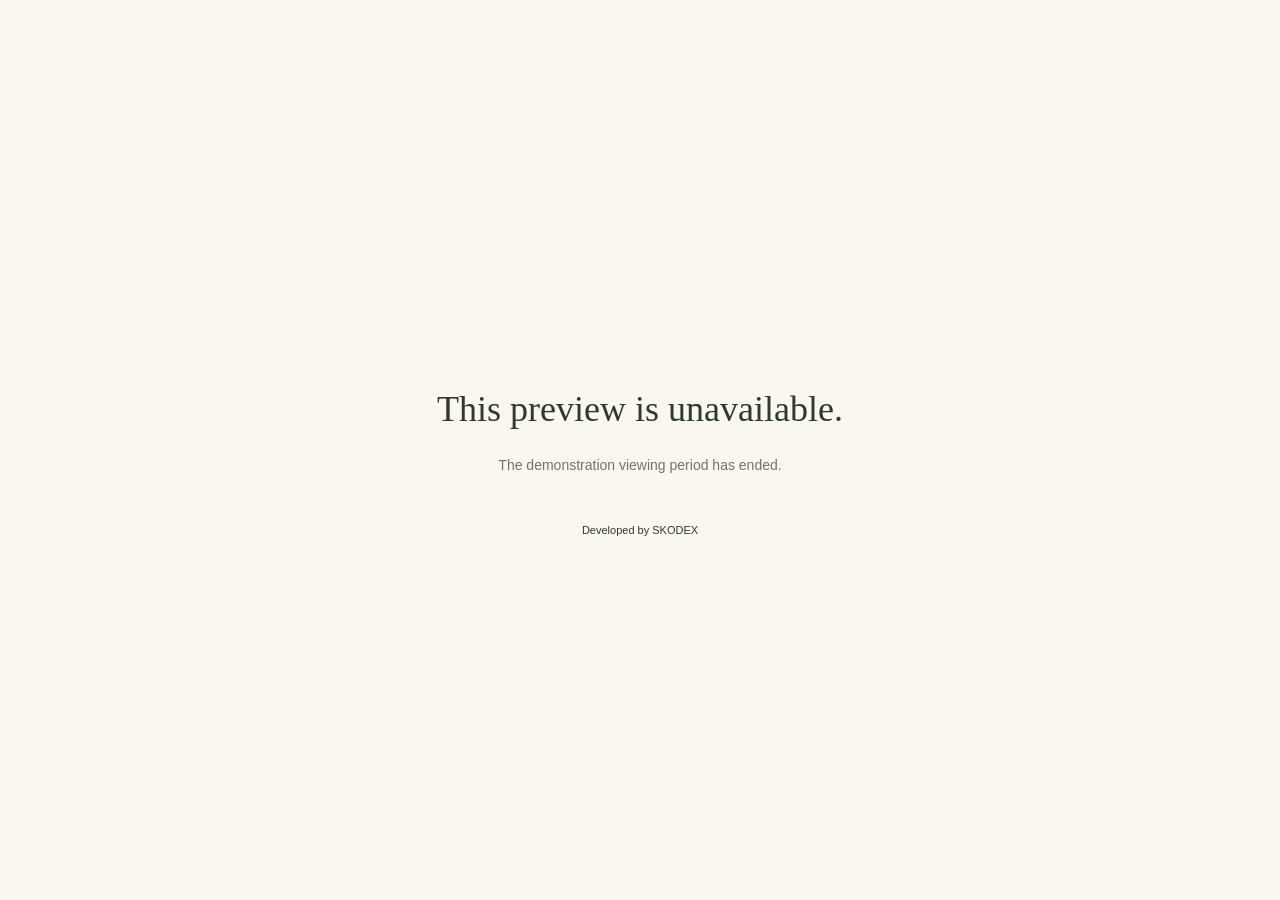
<file: tanvi-princess/index.html>
<!doctype html>
<html lang="en"><head><meta charset="utf-8"><meta name="viewport" content="width=device-width,initial-scale=1"><meta name="robots" content="noindex,nofollow"><title>Preview unavailable</title><style>body{margin:0;min-height:100vh;display:grid;place-items:center;background:#faf7ef;color:#30392d;font-family:Georgia,serif;text-align:center}main{padding:30px}h1{font-size:36px;font-weight:400}p{font:14px/1.6 Arial,sans-serif;color:#727369}small{display:block;margin-top:48px;font:11px Arial,sans-serif}</style></head><body><main><h1>This preview is unavailable.</h1><p>The demonstration viewing period has ended.</p><small>Developed by SKODEX</small></main></body></html>
</file>
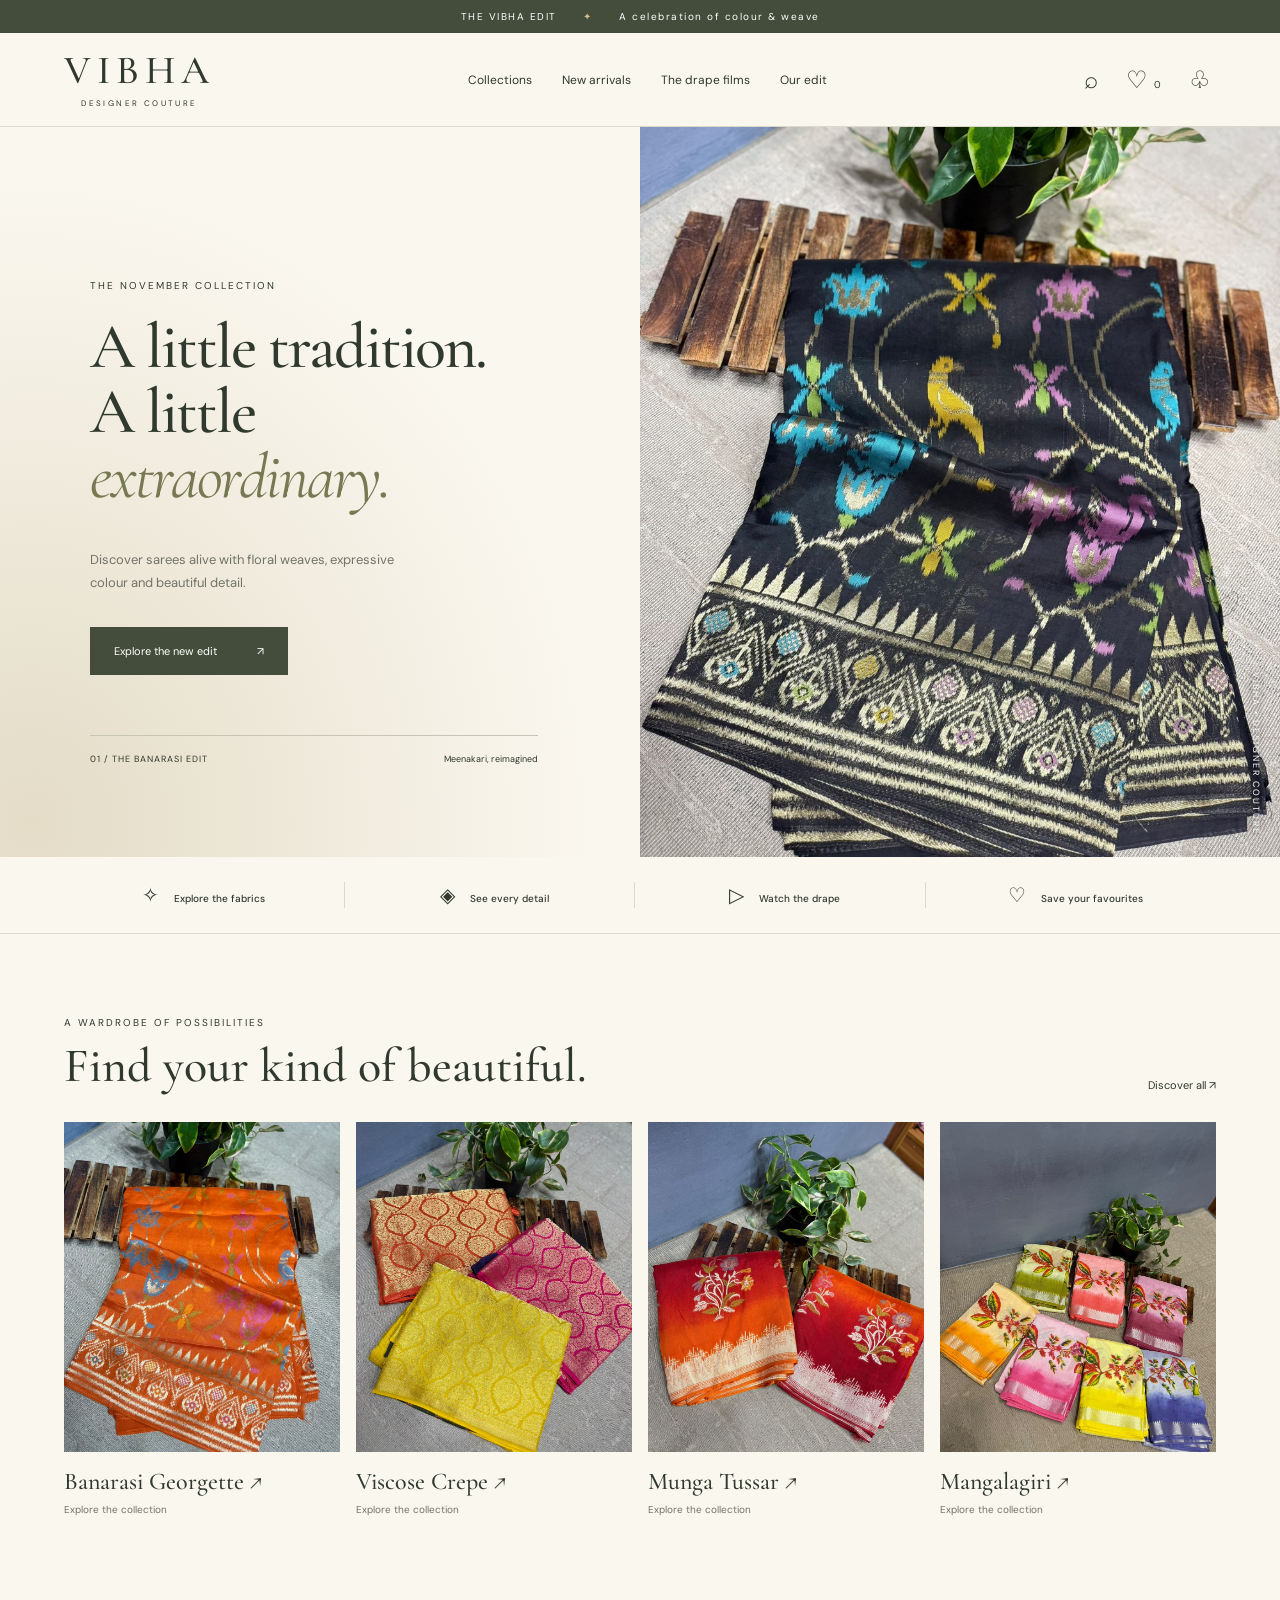
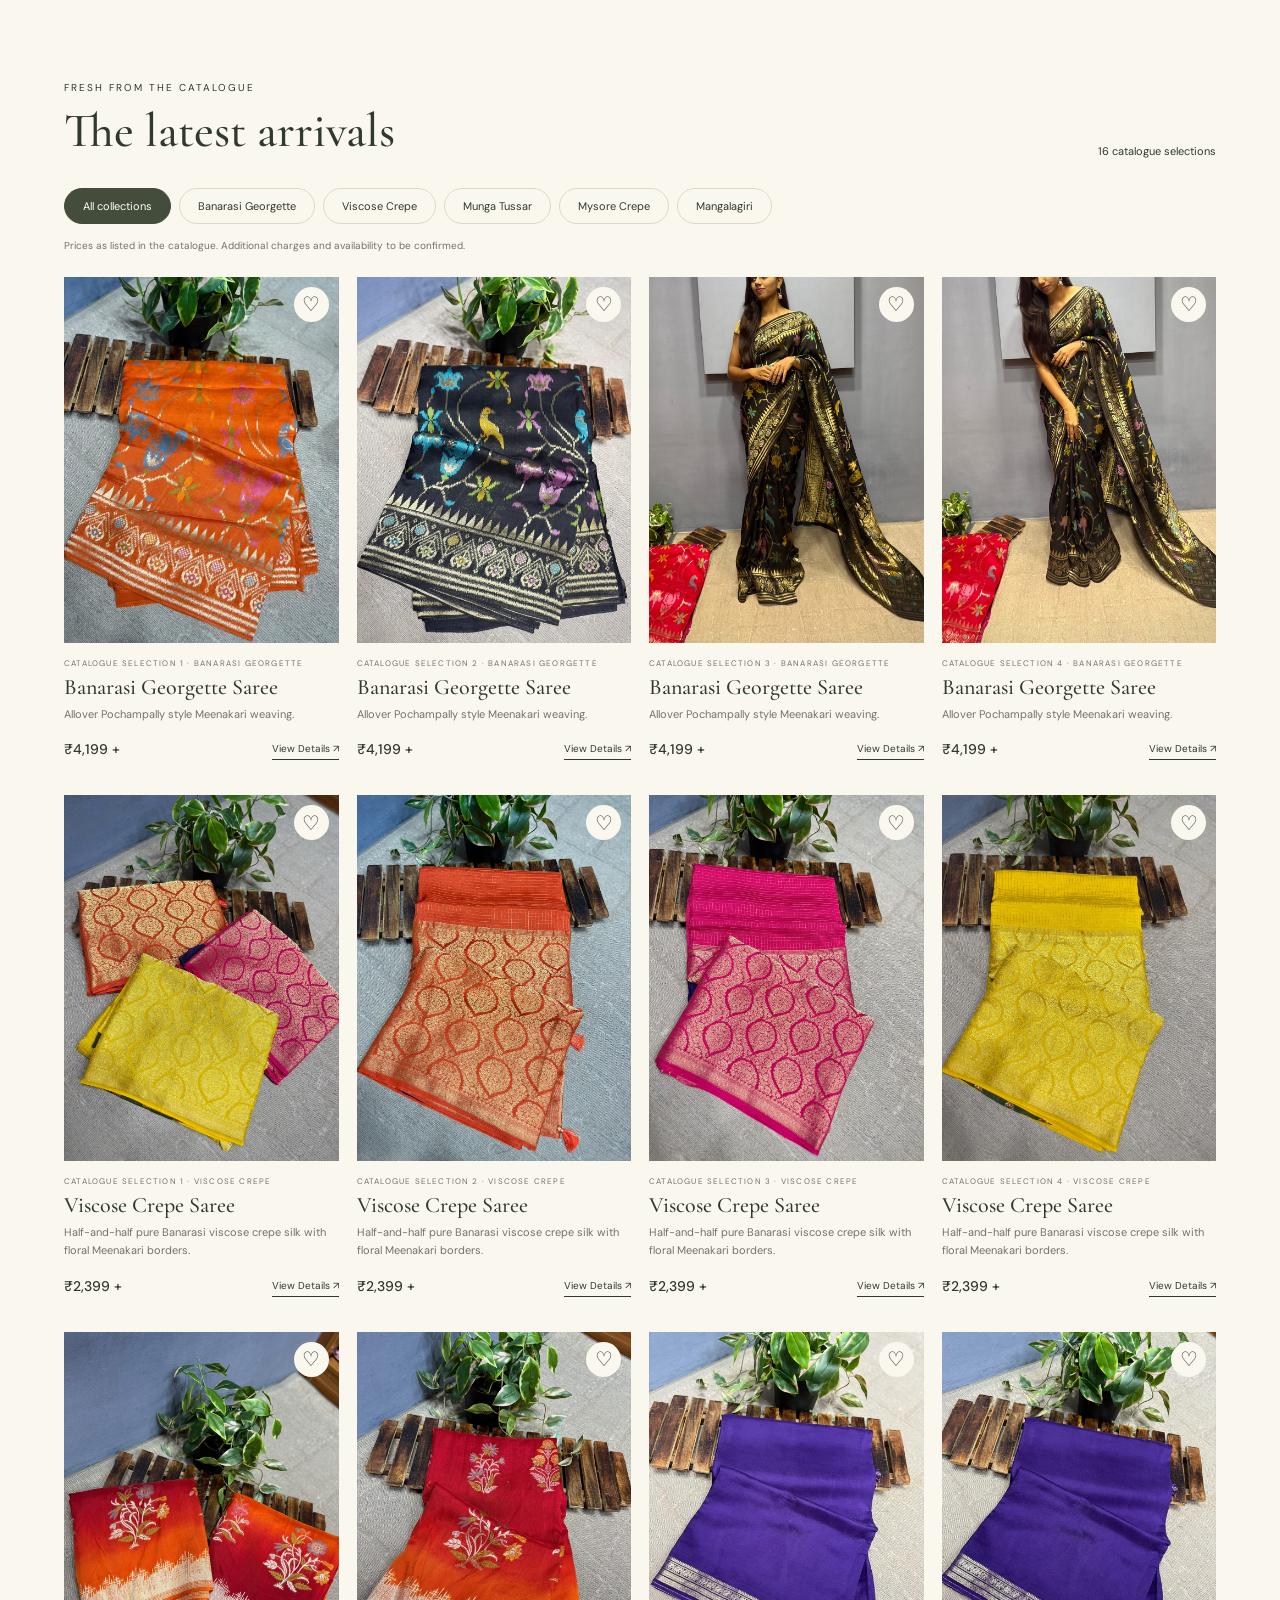
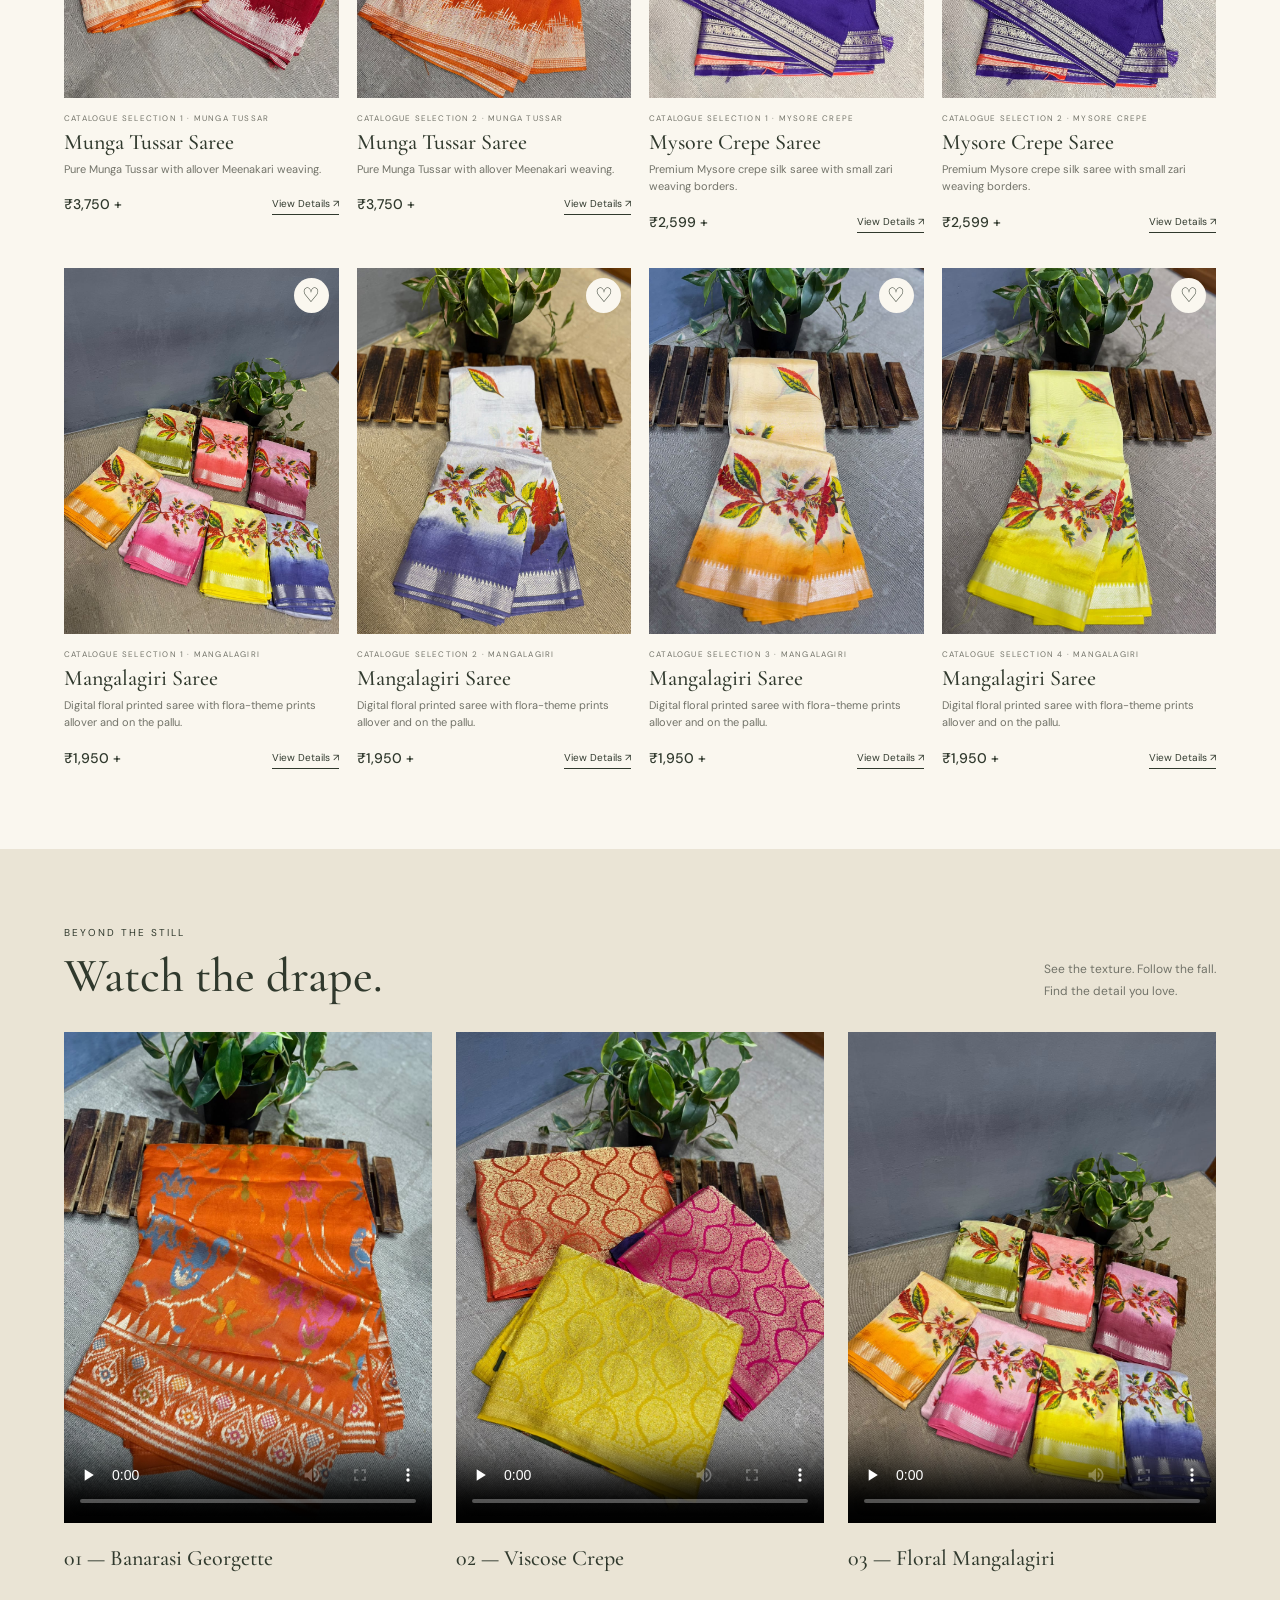
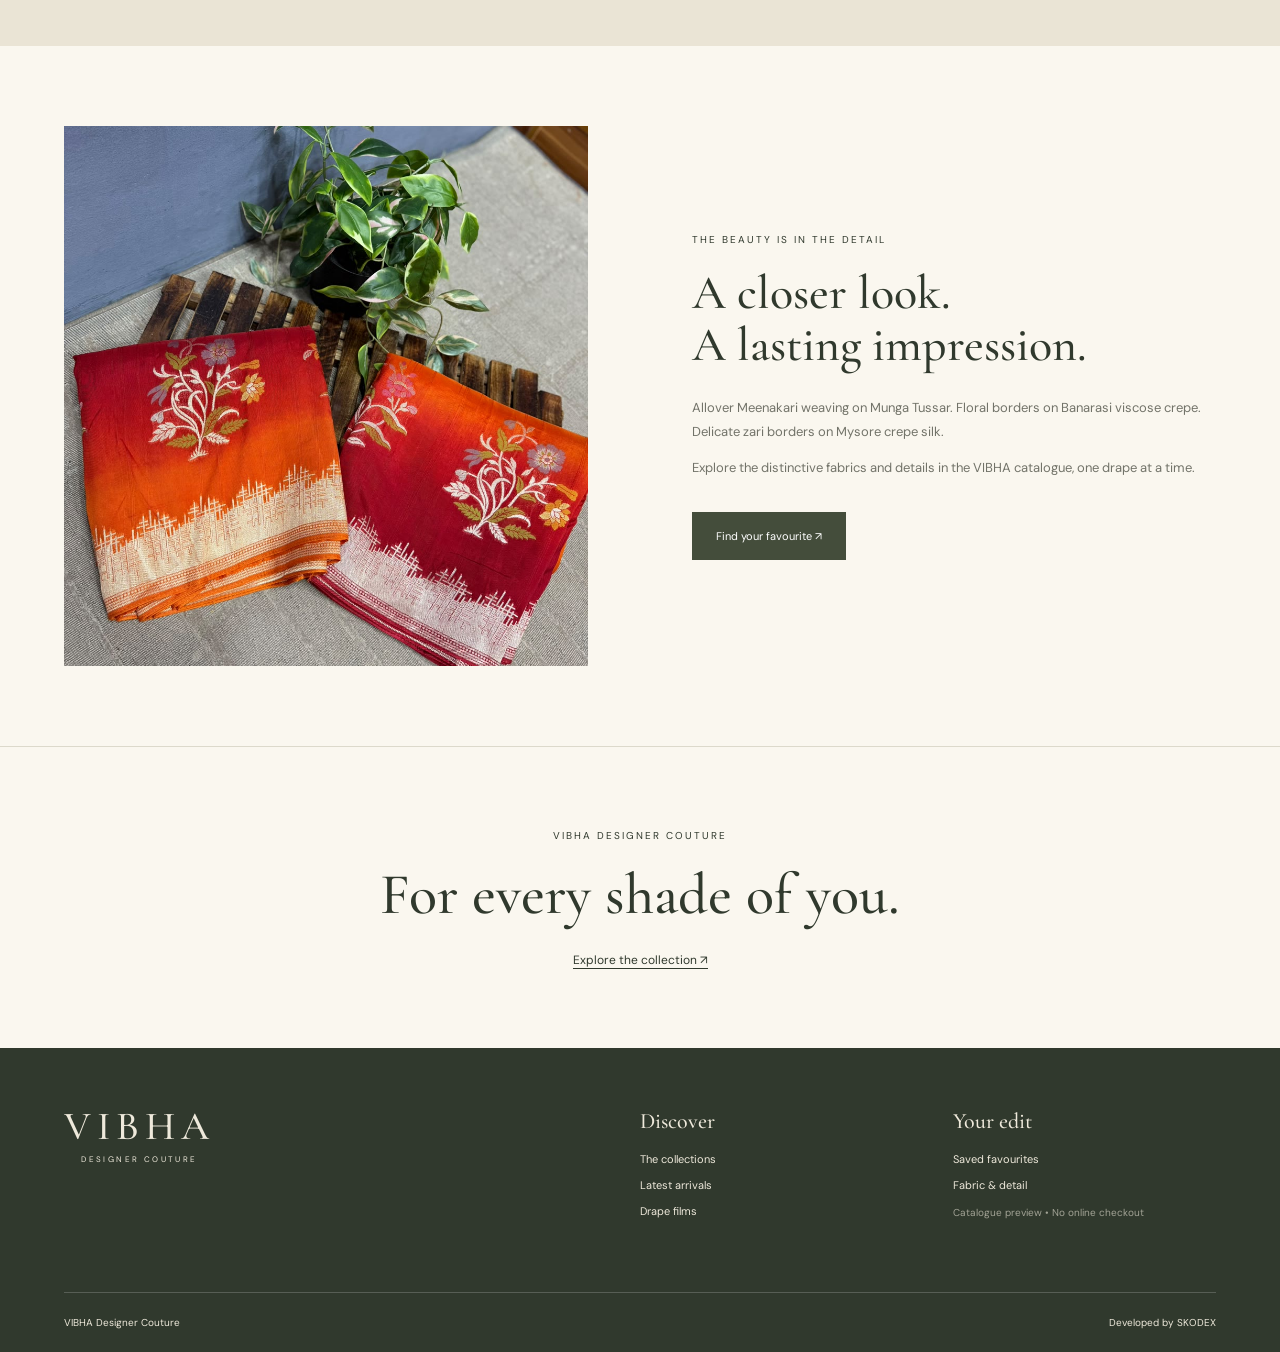
<file: vibha-designer-couture/index.html>
<!doctype html><html lang="en"><head><meta charset="utf-8"><meta name="viewport" content="width=device-width, initial-scale=1"><meta name="robots" content="noindex,nofollow"><meta name="theme-color" content="#3b4032"><title>VIBHA — Designer Couture</title><meta name="description" content="Discover VIBHA Designer Couture: Banarasi weaves, floral Mangalagiri, Mysore crepe and Munga Tussar sarees."><link rel="stylesheet" href="style.css?v=1"></head><body>
<div class="announcement">THE VIBHA EDIT <span>✦</span> A celebration of colour & weave</div>
<header><a class="wordmark" href="#home">VIBHA<small>DESIGNER COUTURE</small></a><nav id="navigation"><a href="#collections">Collections</a><a href="#catalogue">New arrivals</a><a href="#films">The drape films</a><a href="#story">Our edit</a></nav><div class="actions"><button id="search-toggle" aria-label="Search catalogue">⌕</button><button id="saved-toggle" aria-label="View saved pieces">♡ <small id="saved-count">0</small></button><button id="bag" aria-label="About this catalogue">♧</button><button id="menu" aria-label="Open navigation" aria-expanded="false">☰</button></div></header>
<div class="search-wrap" hidden><label for="search">Find your next drape</label><input id="search" type="search" placeholder="Search fabric, collection or colour…"></div>
<main id="home"><section class="hero"><div class="hero-copy"><p class="eyebrow">THE NOVEMBER COLLECTION</p><h1>A little tradition.<br>A little <em>extraordinary.</em></h1><p>Discover sarees alive with floral weaves, expressive colour and beautiful detail.</p><a class="button" href="#catalogue">Explore the new edit <span>↗</span></a><div class="hero-caption">01 / THE BANARASI EDIT <span>Meenakari, reimagined</span></div></div><div class="hero-image"><img src="assets/20261117-WA0117.jpg" alt="Black Banarasi Georgette with colourful Meenakari floral weaving" fetchpriority="high"><span class="image-note">VIBHA • DESIGNER COUTURE</span></div></section>
<div class="highlights"><span>✧ <b>Explore the fabrics</b></span><span>◈ <b>See every detail</b></span><span>▷ <b>Watch the drape</b></span><span>♡ <b>Save your favourites</b></span></div>
<section class="section wrap" id="collections"><div class="section-title"><div><p class="eyebrow">A WARDROBE OF POSSIBILITIES</p><h2>Find your kind of beautiful.</h2></div><a href="#catalogue">Discover all ↗</a></div><div class="collections" id="collection-grid"></div></section>
<section class="section wrap" id="catalogue"><div class="section-title"><div><p class="eyebrow">FRESH FROM THE CATALOGUE</p><h2>The latest arrivals</h2></div><span id="result-count"></span></div><div id="filters" class="filters" aria-label="Filter collections"></div><div class="catalogue-note">Prices as listed in the catalogue. Additional charges and availability to be confirmed.</div><div id="products" class="products"></div></section>
<section class="films-section" id="films"><div class="wrap"><div class="section-title"><div><p class="eyebrow">BEYOND THE STILL</p><h2>Watch the drape.</h2></div><p>See the texture. Follow the fall.<br>Find the detail you love.</p></div><div class="films"><article><video controls playsinline preload="none" poster="assets/20261117-WA0120.jpg" aria-label="Banarasi Georgette drape film"><source src="assets/drape-0122.mp4" type="video/mp4"></video><h3>01 — Banarasi Georgette</h3></article><article><video controls playsinline preload="none" poster="assets/20261117-WA0056.jpg" aria-label="Viscose Crepe drape film"><source src="assets/drape-0066.mp4" type="video/mp4"></video><h3>02 — Viscose Crepe</h3></article><article><video controls playsinline preload="none" poster="assets/20261117-WA0098.jpg" aria-label="Mangalagiri drape film"><source src="assets/drape-0104.mp4" type="video/mp4"></video><h3>03 — Floral Mangalagiri</h3></article></div></div></section>
<section id="story" class="story wrap section"><img src="assets/20261103-WA0354.jpg" alt="Meenakari weaving on Munga Tussar" loading="lazy"><div><p class="eyebrow">THE BEAUTY IS IN THE DETAIL</p><h2>A closer look.<br>A lasting impression.</h2><p>Allover Meenakari weaving on Munga Tussar. Floral borders on Banarasi viscose crepe. Delicate zari borders on Mysore crepe silk.</p><p>Explore the distinctive fabrics and details in the VIBHA catalogue, one drape at a time.</p><a class="button" href="#catalogue">Find your favourite ↗</a></div></section>
<section class="closing"><p class="eyebrow">VIBHA DESIGNER COUTURE</p><h2>For every shade of you.</h2><a href="#catalogue">Explore the collection ↗</a></section></main>
<footer><div class="wrap footer-grid"><a href="#home" class="wordmark">VIBHA<small>DESIGNER COUTURE</small></a><div><h3>Discover</h3><a href="#collections">The collections</a><a href="#catalogue">Latest arrivals</a><a href="#films">Drape films</a></div><div><h3>Your edit</h3><button id="footer-saved">Saved favourites</button><a href="#story">Fabric & detail</a><p>Catalogue preview • No online checkout</p></div></div><div class="wrap footer-bottom"><span>VIBHA Designer Couture</span><a href="https://skodex.in" target="_blank" rel="noopener">Developed by SKODEX</a></div></footer>
<dialog id="details"><button class="close" aria-label="Close details">×</button><div id="detail-content"></div></dialog><div id="toast" role="status"></div><script src="app.js"></script></body></html>
</file>
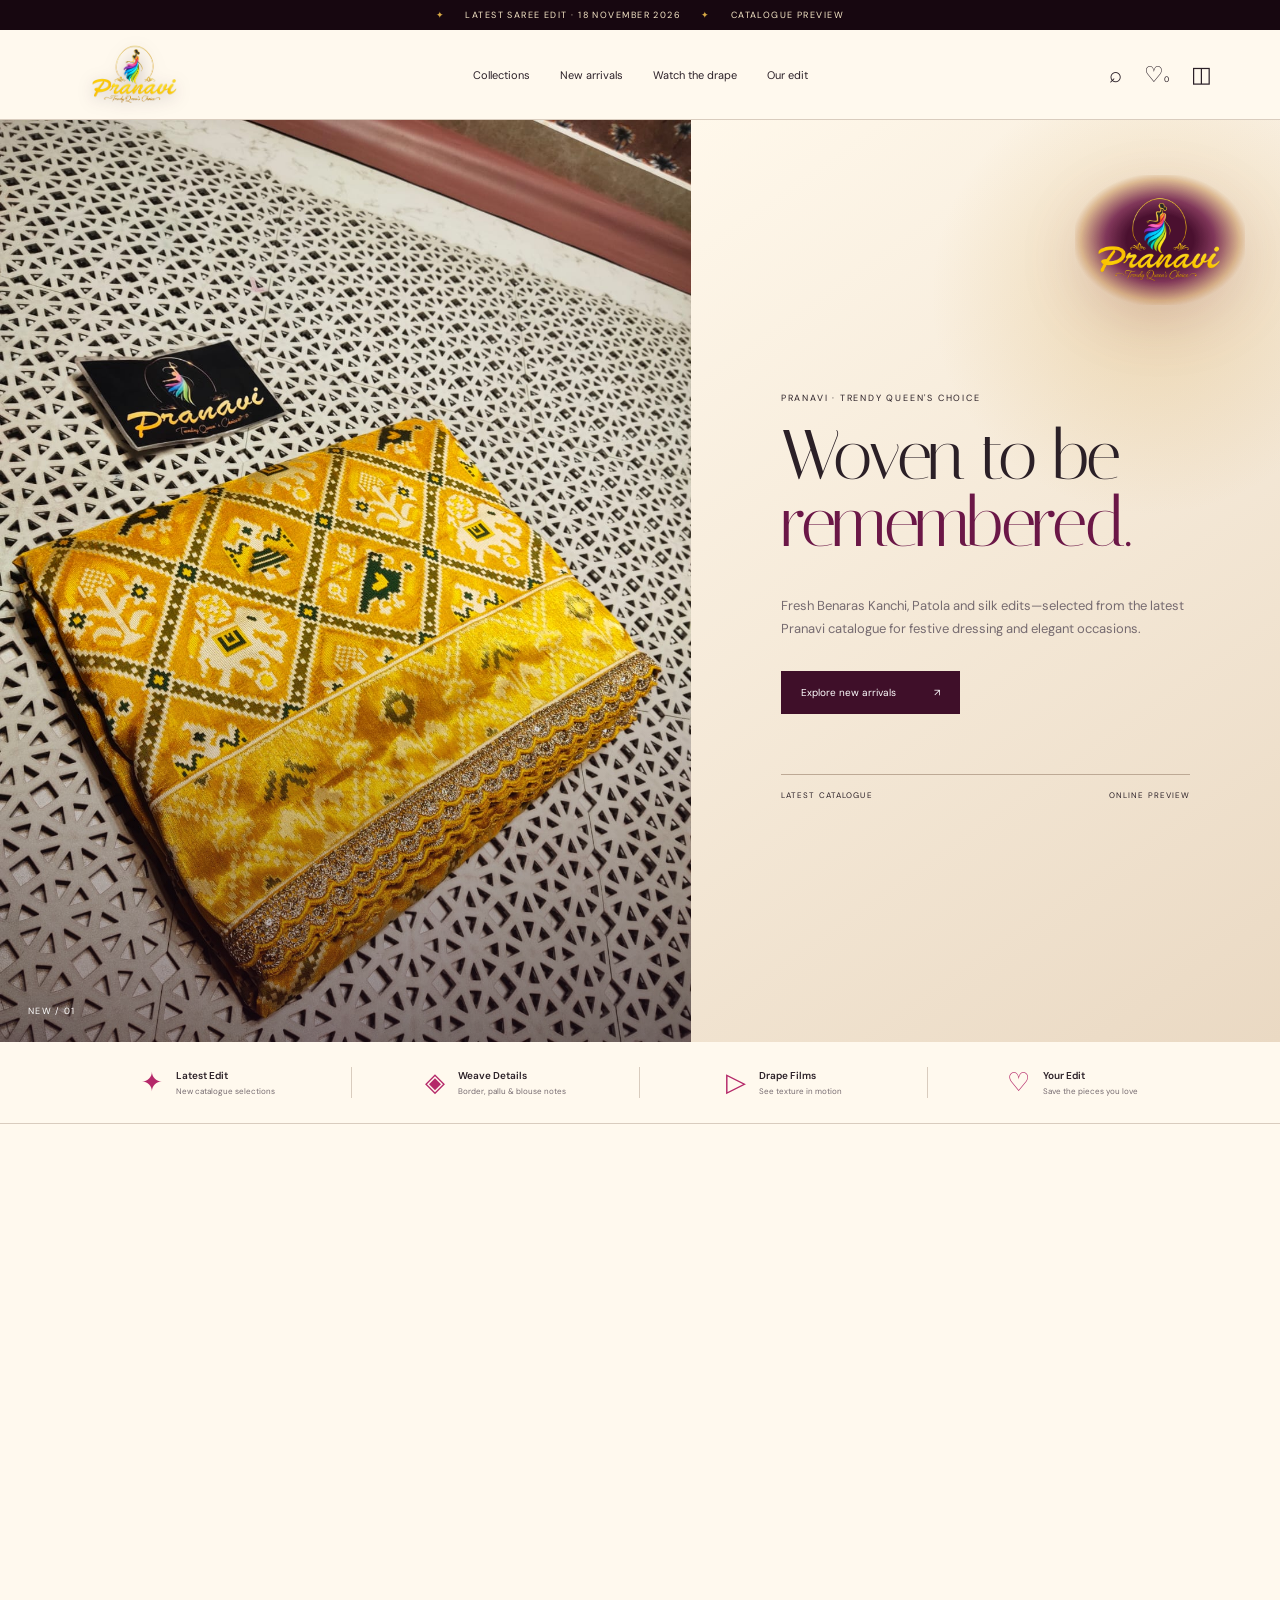
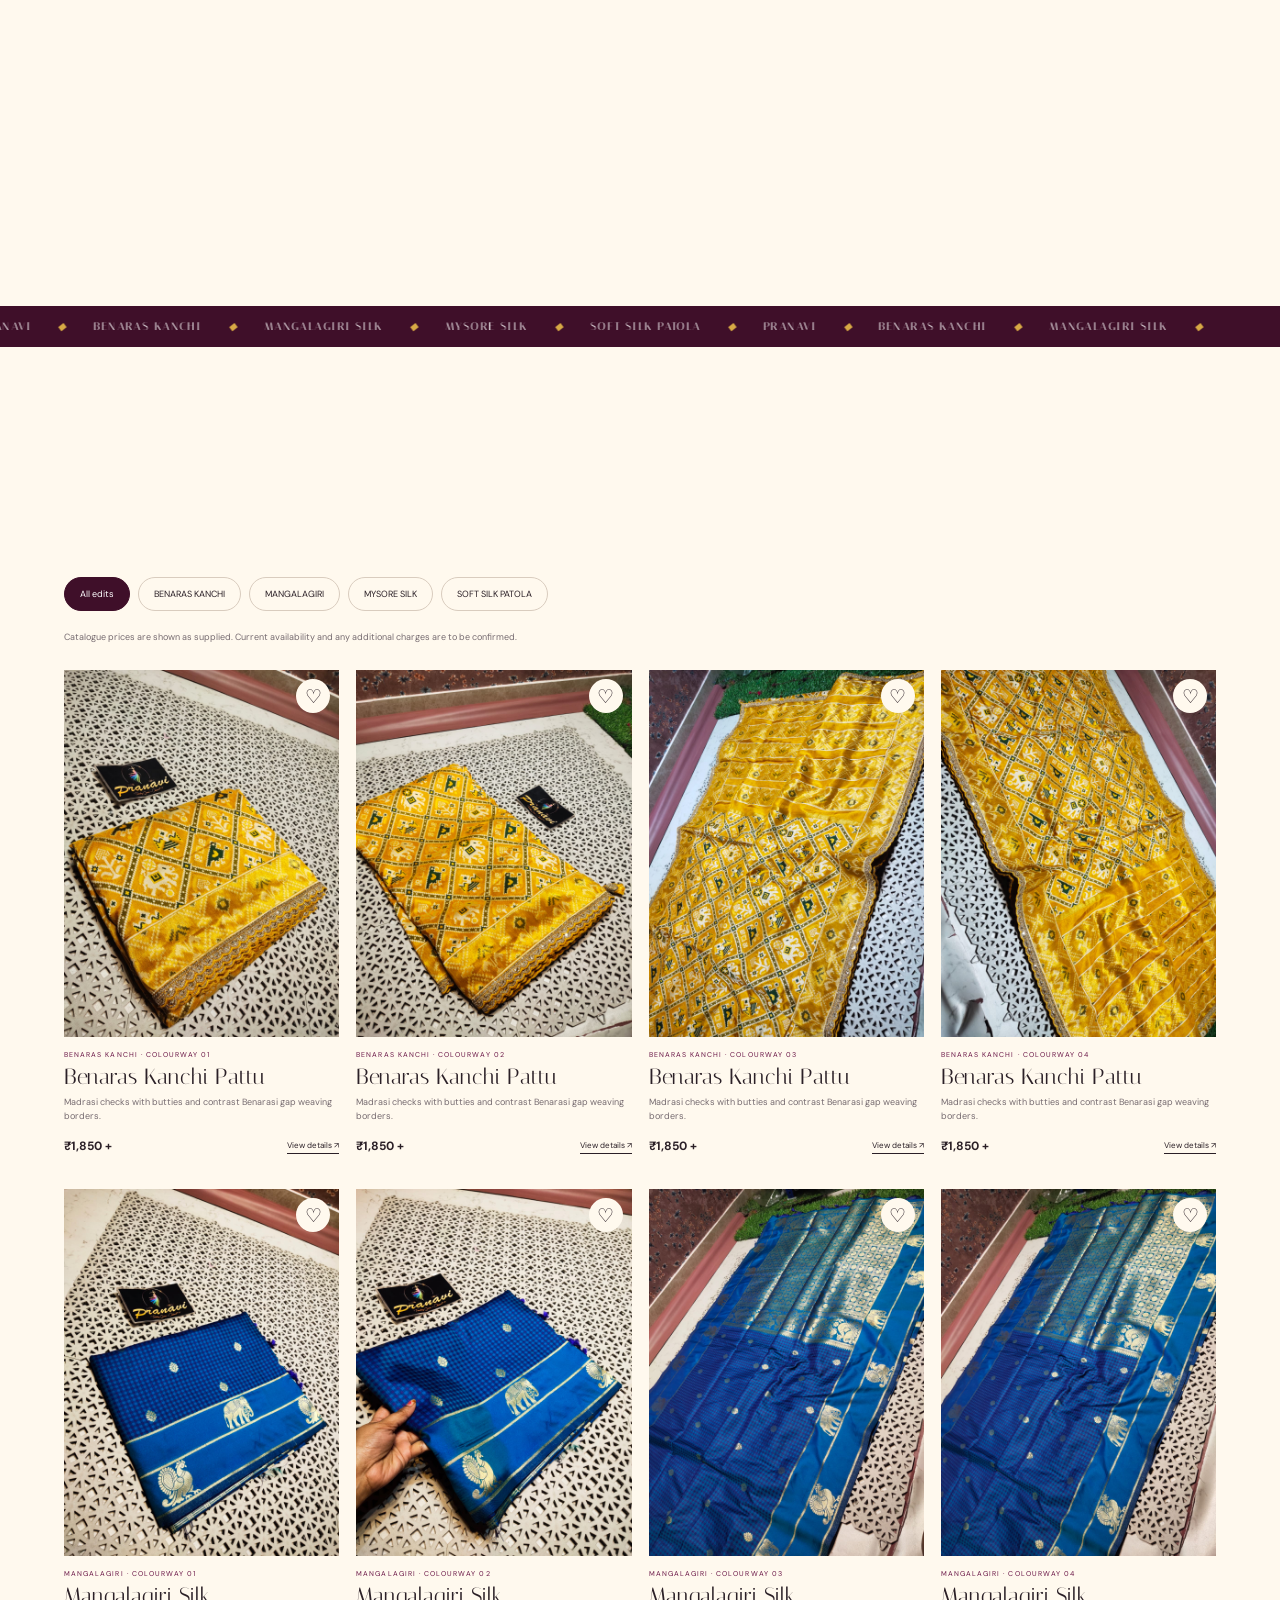
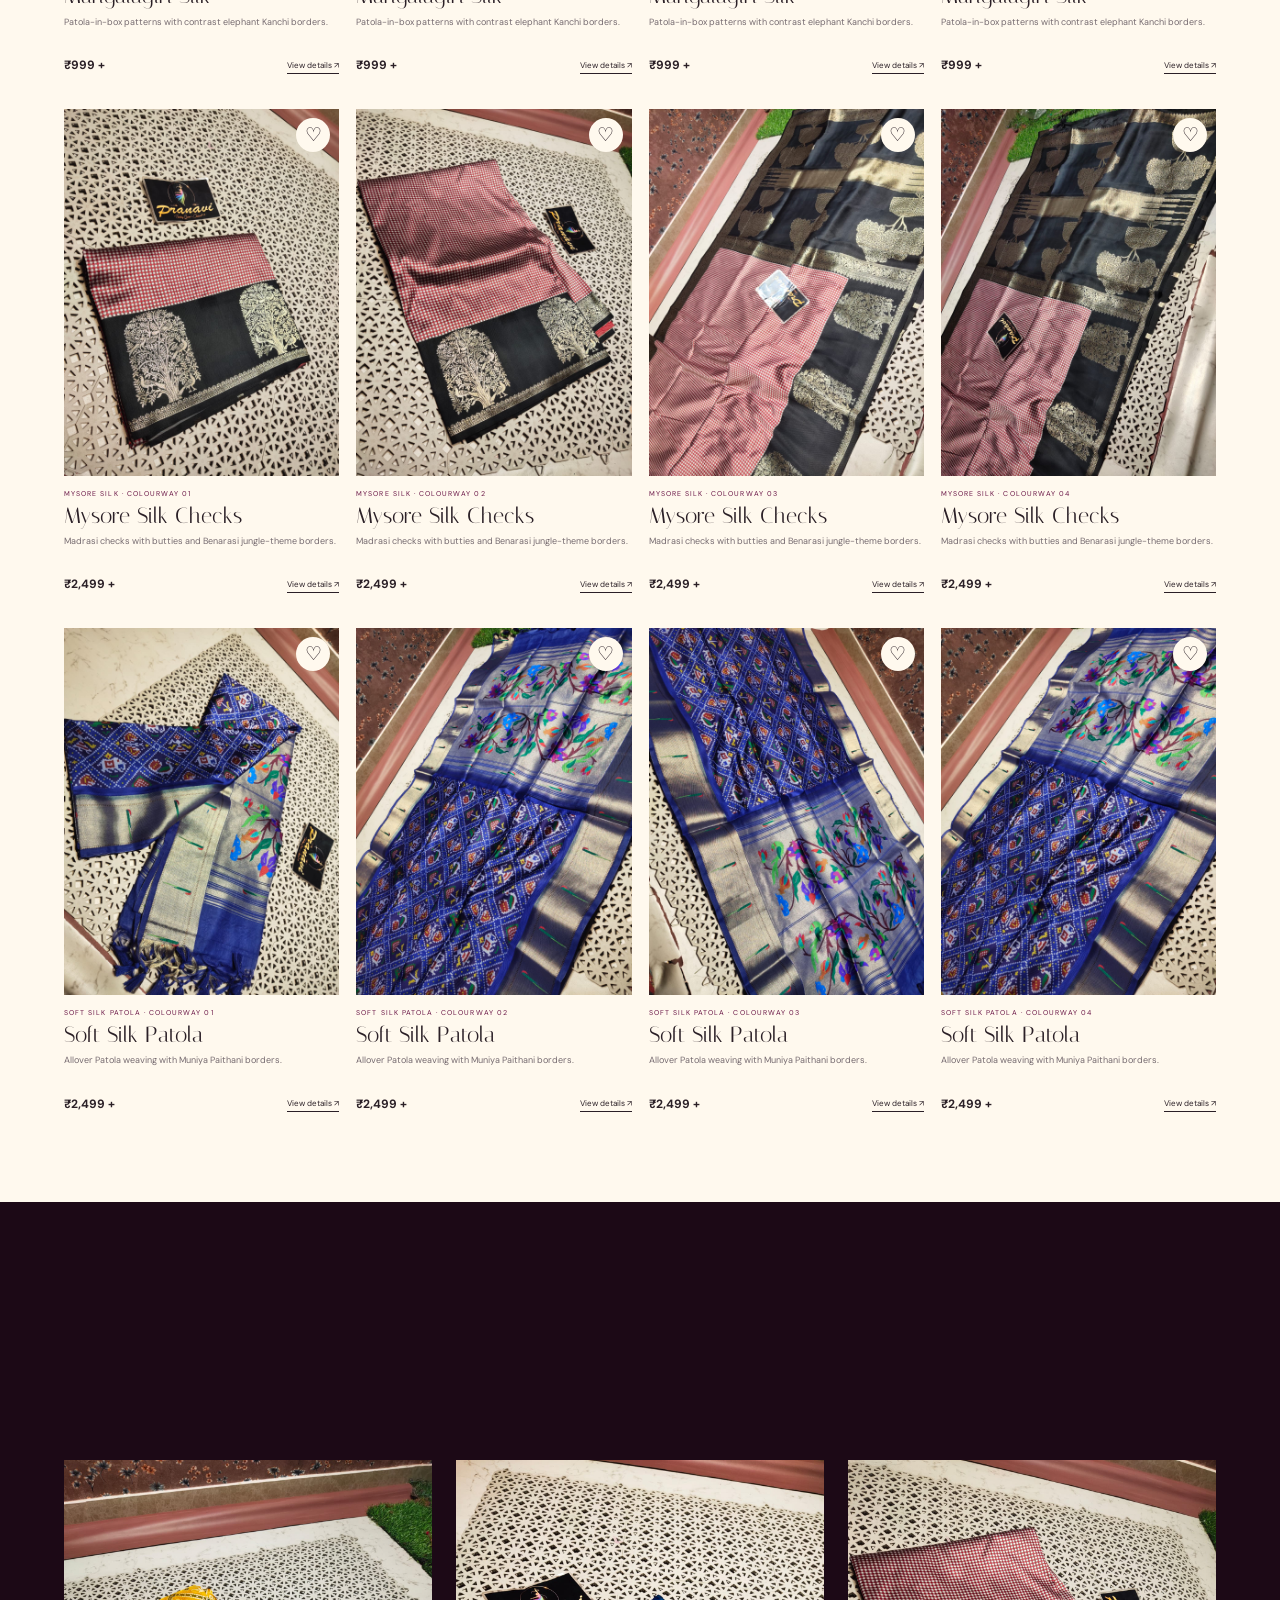
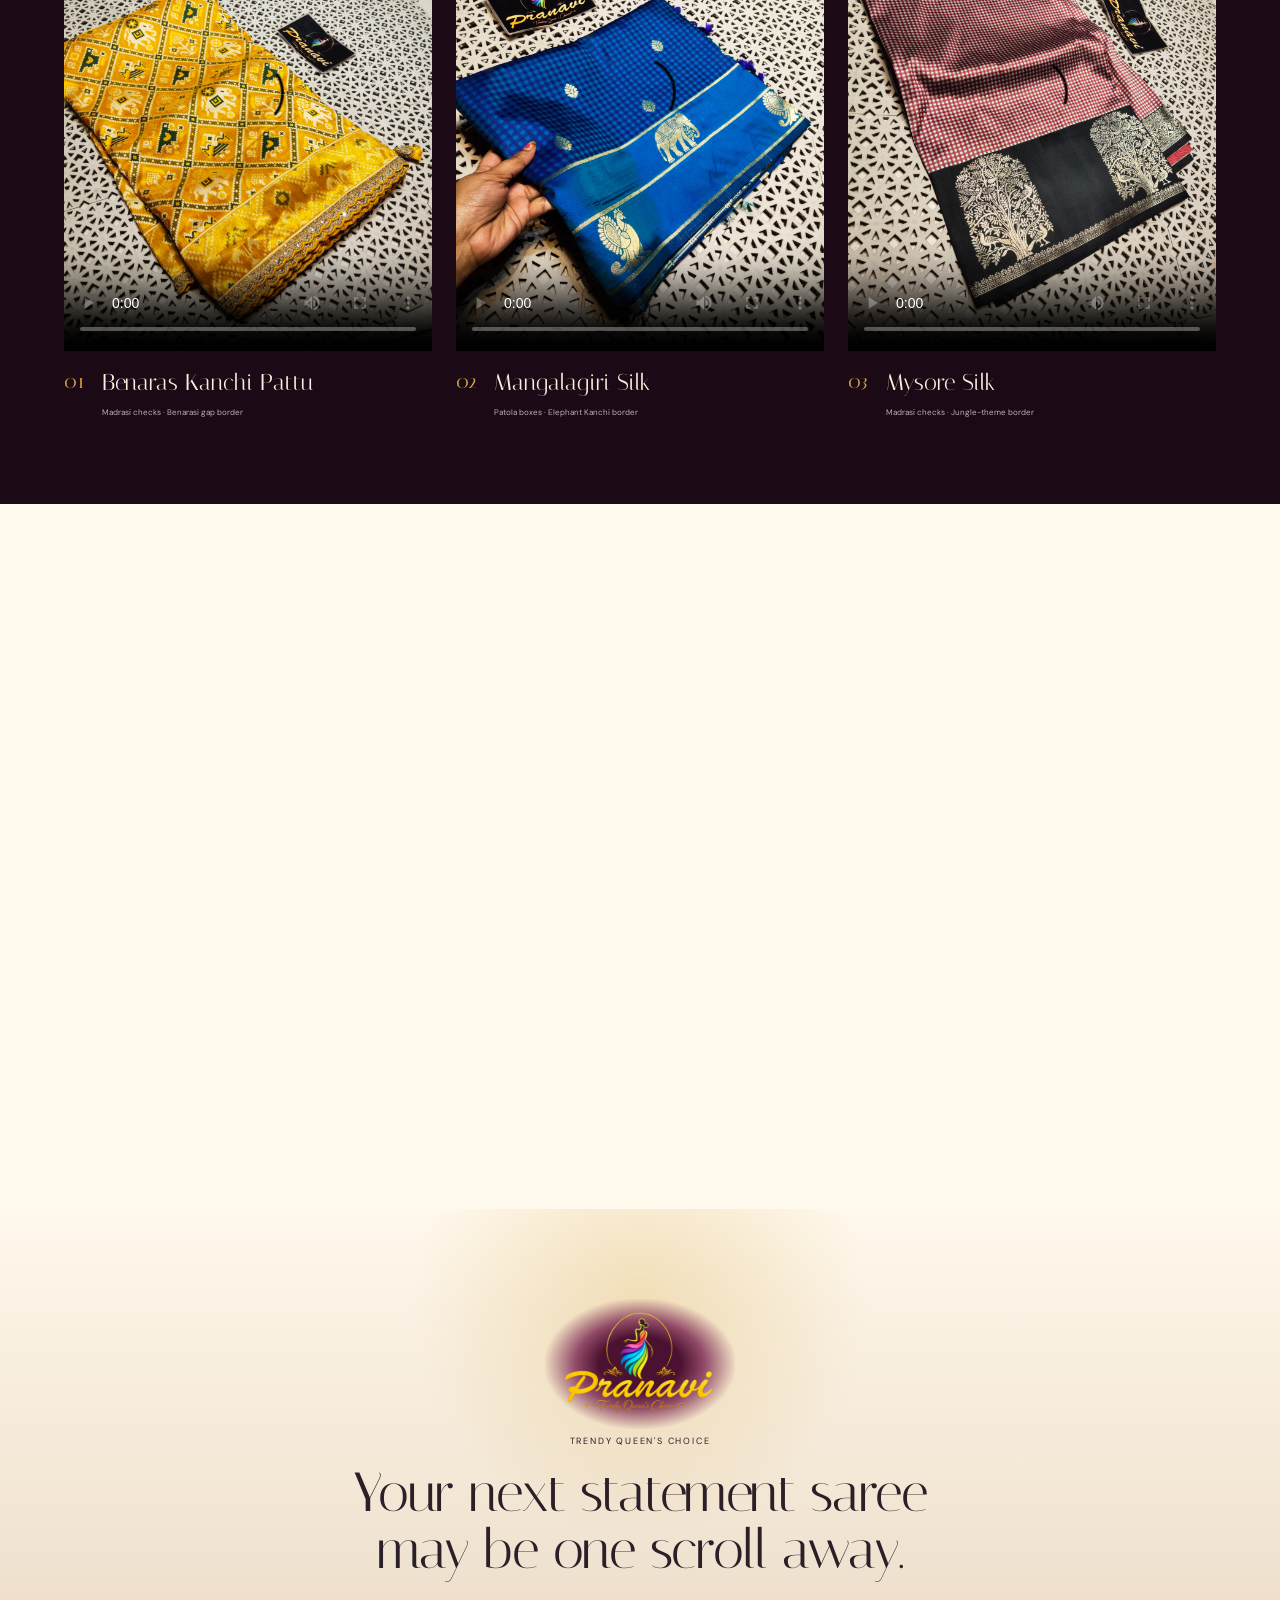
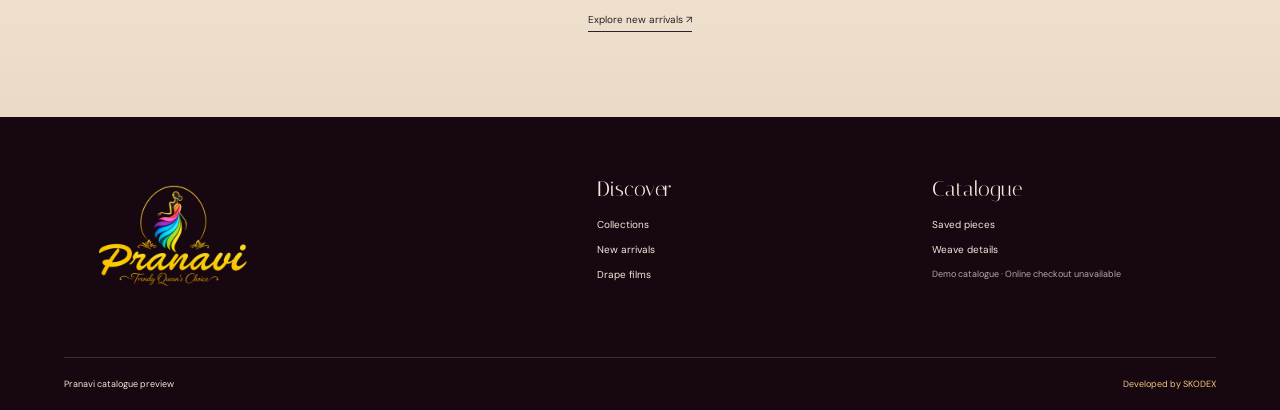
<file: pranavi-trendy-queens/share-pranavi-v5.html>
<!doctype html>
<html lang="en">
<head>
  <meta charset="utf-8">
  <meta name="viewport" content="width=device-width,initial-scale=1">
  <title>Pranavi - Premium Saree Catalogue Preview</title>
  <meta name="description" content="Discover the latest Pranavi saree edit with real catalogue collections, prices, weave details and drape videos.">
  <meta name="robots" content="noindex,follow">
  <meta name="theme-color" content="#3f0f29">
  <meta property="og:type" content="website">
  <meta property="og:locale" content="en_IN">
  <meta property="og:site_name" content="Pranavi Trendy Queen's Choice">
  <meta property="og:title" content="Pranavi - Premium Saree Catalogue Preview">
  <meta property="og:description" content="Explore the latest Pranavi saree collections with real prices, weave details and drape videos.">
  <meta property="og:url" content="https://bsanjaykmr-cpu.github.io/skodex-demos/pranavi-trendy-queens/share-pranavi-v5.html">
  <meta property="og:image" content="https://bsanjaykmr-cpu.github.io/skodex-demos/pranavi-trendy-queens/assets/pranavi-whatsapp-card-v5.jpg">
  <meta property="og:image:url" content="https://bsanjaykmr-cpu.github.io/skodex-demos/pranavi-trendy-queens/assets/pranavi-whatsapp-card-v5.jpg">
  <meta property="og:image:secure_url" content="https://bsanjaykmr-cpu.github.io/skodex-demos/pranavi-trendy-queens/assets/pranavi-whatsapp-card-v5.jpg">
  <meta property="og:image:type" content="image/jpeg">
  <meta property="og:image:width" content="1200">
  <meta property="og:image:height" content="630">
  <meta property="og:image:alt" content="Pranavi Trendy Queen's Choice premium saree catalogue">
  <meta name="twitter:card" content="summary_large_image">
  <meta name="twitter:title" content="Pranavi - Premium Saree Catalogue Preview">
  <meta name="twitter:description" content="Latest Pranavi saree collections, prices, weave details and drape videos.">
  <meta name="twitter:image" content="https://bsanjaykmr-cpu.github.io/skodex-demos/pranavi-trendy-queens/assets/pranavi-whatsapp-card-v5.jpg">
  <style>body{margin:0;min-height:100vh;display:grid;place-items:center;background:#1b0715;color:#fff7e9;font-family:Arial,sans-serif;text-align:center}.card{width:min(600px,90%)}img{width:100%;border-radius:18px;box-shadow:0 24px 70px #0008}h1{font-family:Georgia,serif;font-weight:400}p{color:#d9c6cf;line-height:1.6}a{display:inline-block;margin-top:14px;padding:14px 20px;background:#d7a945;color:#24100d;text-decoration:none;border-radius:30px;font-weight:700}</style>
  <script>setTimeout(function(){location.replace('./')},700)</script>
</head>
<body>
  <main class="card">
    <img src="assets/pranavi-whatsapp-card-v5.jpg" alt="Pranavi Trendy Queen's Choice">
    <h1>Pranavi Trendy Queen's Choice</h1>
    <p>Opening the premium saree catalogue preview…</p>
    <a href="./">Open catalogue</a>
  </main>
</body>
</html>
</file>
<file: mahira-dealers/styles.css>
:root{--forest:#1c3d34;--dark:#132b25;--gold:#c59b55;--cream:#fffaf2;--blush:#f4eadb;--ink:#27211c;--muted:#786f65;--line:rgba(28,61,52,.19)}*{box-sizing:border-box}html{scroll-behavior:smooth}body{margin:0;background:var(--cream);color:var(--ink);font-family:"DM Sans",sans-serif}.notice{background:var(--forest);color:#fbf1df;text-align:center;padding:9px 12px;text-transform:uppercase;letter-spacing:.08em;font-size:10px}.header{height:78px;max-width:1240px;padding:0 28px;margin:auto;border-bottom:1px solid var(--line);display:grid;grid-template-columns:1fr auto 1fr;align-items:center}.brand{font:600 30px "Playfair Display",serif;color:var(--forest);text-decoration:none;letter-spacing:-.07em;line-height:.75;text-align:center}.brand span{display:block;font:700 8px "DM Sans",sans-serif;letter-spacing:.2em;margin-top:8px}.menu{display:none}.header-icons{text-align:right;color:var(--forest);font-size:18px}.search{max-width:1240px;margin:auto;padding:13px 28px;border-bottom:1px solid var(--line);color:#93877c;font-size:12px}.hero{max-width:1240px;margin:auto;display:grid;grid-template-columns:1.03fr .97fr;background:var(--blush);min-height:570px}.hero-image{position:relative;min-height:540px;overflow:hidden}.hero-image:after,.tile:after{content:"";position:absolute;inset:0;background:linear-gradient(0deg,rgba(8,28,21,.56),transparent 55%)}.hero-image img{width:100%;height:100%;object-fit:cover;object-position:center}.hero-label{position:absolute;z-index:1;bottom:22px;left:25px;color:#fff;font-weight:700;font-size:10px;letter-spacing:.14em}.hero-copy{padding:70px 60px;display:flex;flex-direction:column;justify-content:center;align-items:start}.eyebrow{margin:0 0 13px;color:#92723e;font-size:10px;font-weight:700;letter-spacing:.15em}.hero h1,h2{font:500 clamp(40px,5vw,68px)/.98 "Playfair Display",serif;letter-spacing:-.055em;margin:0}.hero h1 em,h2 em{font-weight:500;color:var(--gold)}.hero-copy>p:not(.eyebrow),.story p:not(.eyebrow),.subcopy{line-height:1.7;color:var(--muted);font-size:14px}.primary{display:inline-block;background:var(--forest);color:#fff;text-decoration:none;padding:14px 17px;font-weight:700;font-size:11px;margin-top:18px}.primary span{margin-left:15px;font-size:14px}.trust{max-width:1240px;margin:auto;display:grid;grid-template-columns:repeat(4,1fr);border-bottom:1px solid var(--line)}.trust div{padding:20px;text-align:center;border-right:1px solid var(--line);font-size:11px;line-height:1.45;font-weight:600}.trust div:last-child{border:0}.trust span{display:block;color:var(--gold);font-size:17px;margin-bottom:4px}.section{max-width:1240px;margin:auto;padding:90px 28px;position:relative}.section-mark,.story .section-mark{position:absolute;left:calc(50% - 15px);top:-15px;width:30px;height:30px;border:1px solid var(--line);border-radius:50%;display:grid;place-items:center;color:var(--gold);background:var(--cream);z-index:2}.intro{border-top:3px double var(--line)}.heading-row{display:flex;align-items:end;justify-content:space-between;gap:20px}.heading-row h2{font-size:52px}.heading-row>a{color:var(--forest);font-size:11px;font-weight:700;text-decoration:none}.subcopy{max-width:460px;margin:18px 0 0}.collections{max-width:1240px;margin:auto;display:grid;grid-template-columns:1fr 1fr;gap:14px;padding:0 28px 90px}.tile{position:relative;height:430px;overflow:hidden;color:#fff;text-decoration:none}.tile-wide{grid-column:span 2;height:280px}.tile img{height:100%;width:100%;object-fit:cover;transition:transform .5s}.tile:hover img{transform:scale(1.035)}.tile span{position:absolute;z-index:1;left:22px;bottom:19px;display:flex;flex-direction:column;gap:6px}.tile small{font-size:9px;letter-spacing:.12em}.tile b{font:500 31px "Playfair Display",serif;letter-spacing:-.04em}.tile i{font-size:10px;font-style:normal;border-bottom:1px solid rgba(255,255,255,.65);width:max-content;padding-bottom:3px}.arrivals{border-top:3px double var(--line);padding-top:88px}.arrivals h2{font-size:52px}.filters{display:flex;gap:8px;margin:28px 0 22px;flex-wrap:wrap}.filters button{background:transparent;border:1px solid var(--line);color:var(--forest);padding:9px 12px;font:700 10px "DM Sans",sans-serif;cursor:pointer}.filters button.active{background:var(--forest);color:#fff}.products{display:grid;grid-template-columns:repeat(4,1fr);gap:14px}.product{border:1px solid #ebdfd0;background:#fff;min-width:0}.product-img{position:relative;aspect-ratio:.72;background:var(--blush);overflow:hidden}.product-img img{height:100%;width:100%;object-fit:cover}.tag{position:absolute;top:9px;left:9px;background:var(--forest);color:#fff;font-size:7px;padding:5px 6px;letter-spacing:.08em}.product button{display:block;width:100%;border:0;background:transparent;text-align:left;padding:13px;cursor:pointer;color:var(--ink)}.code{display:block;color:#92723e;font-size:9px;font-weight:700;letter-spacing:.08em}.product h3{font:500 18px/1.08 "Playfair Display",serif;margin:4px 0}.product p{color:var(--muted);font-size:10px;line-height:1.4;height:29px;margin:0 0 10px;overflow:hidden}.price-row{display:flex;justify-content:space-between;align-items:center;gap:5px}.price{font-size:13px;color:var(--forest);font-weight:700}.view{font-size:9px;font-weight:700;color:var(--forest)}.story{max-width:1240px;margin:0 auto 90px;display:grid;grid-template-columns:1fr 1fr;background:var(--blush);position:relative;border-top:3px double var(--line)}.story>img{width:100%;height:430px;object-fit:cover}.story>div:not(.section-mark){padding:72px 62px;display:flex;align-items:start;justify-content:center;flex-direction:column}.story h2{font-size:50px}.story .section-mark{background:var(--blush)}footer{max-width:1240px;margin:auto;border-top:1px solid var(--line);display:grid;grid-template-columns:1fr 2fr auto;align-items:center;gap:30px;padding:36px 28px}footer p{font-size:11px;color:var(--muted);line-height:1.6;margin:0}footer>a:last-child{font-size:11px;color:var(--forest);text-decoration:none;font-weight:700}dialog{border:0;padding:0;width:min(860px,calc(100% - 26px));background:var(--cream);box-shadow:0 25px 90px rgba(0,0,0,.3)}dialog::backdrop{background:rgba(14,27,22,.7)}.close{position:absolute;right:10px;top:10px;border:0;border-radius:50%;background:var(--forest);color:#fff;width:32px;height:32px;font-size:21px;z-index:3;cursor:pointer}.dialog-product{display:grid;grid-template-columns:1fr 1fr}.dialog-product img{height:100%;min-height:490px;width:100%;object-fit:cover}.dialog-copy{padding:55px 42px}.dialog-copy h2{font-size:44px}.dialog-copy .big-price{font-size:23px;color:var(--forest);font-weight:700}.details{border-top:1px solid var(--line);border-bottom:1px solid var(--line);padding:15px 0;color:var(--muted);font-size:13px;line-height:1.7}
@media(max-width:800px){.notice{padding:7px 10px;font-size:8px;white-space:nowrap;overflow:hidden;text-overflow:ellipsis}.header{height:55px;padding:0 13px;grid-template-columns:32px 1fr 65px}.menu{display:block;border:0;background:none;color:var(--forest);font-size:17px;padding:0}.brand{font-size:23px}.brand span{font-size:7px;margin-top:6px}.header-icons{font-size:15px}.search{padding:10px 13px;font-size:10px}.hero{display:flex;flex-direction:column;min-height:0}.hero-image{min-height:335px}.hero-copy{padding:27px 16px 31px}.hero h1{font-size:39px}.hero-copy>p:not(.eyebrow){font-size:13px;margin:12px 0 2px}.trust{padding:5px 0}.trust div{padding:9px 3px;border:0;font-size:8px}.trust span{font-size:13px}.section{padding:38px 12px}.heading-row h2,.arrivals h2{font-size:31px}.heading-row>a{font-size:9px}.subcopy{font-size:12px;line-height:1.5}.collections{padding:0 12px 40px;gap:8px}.tile{height:245px}.tile-wide{height:180px}.tile span{left:12px;bottom:12px}.tile b{font-size:22px}.tile small{font-size:7px}.tile i{font-size:8px}.arrivals{padding-top:38px}.filters{margin:18px 0 14px;flex-wrap:nowrap;overflow-x:auto}.filters button{font-size:9px;white-space:nowrap;padding:8px 9px}.products{grid-template-columns:repeat(2,minmax(0,1fr));gap:8px}.product button{padding:8px}.product h3{font-size:15px}.product p{font-size:9px;height:26px}.price-row{align-items:flex-start;flex-direction:column;gap:2px}.price{font-size:11px}.view{font-size:8px}.tag{top:7px;left:7px;font-size:6px;padding:4px}.story{margin:0 0 42px;display:flex;flex-direction:column}.story>img{height:330px}.story>div:not(.section-mark){padding:31px 16px 36px}.story h2{font-size:33px}.story p:not(.eyebrow){font-size:12px;line-height:1.55}.story .primary{margin-top:9px}footer{background:var(--forest);padding:29px 14px;grid-template-columns:1fr;gap:13px;border:0}footer .brand,footer>a:last-child{color:#fffaf2;text-align:left}footer p{color:#dfd6c8;font-size:10px}dialog{max-height:calc(100dvh - 22px)}.dialog-product{grid-template-columns:1fr}.dialog-product img{min-height:0;height:330px}.dialog-copy{padding:31px 22px}.dialog-copy h2{font-size:36px}}
/* MAHIRA emblem refinements */
.brand{font:inherit;display:flex;flex-direction:column;align-items:center;justify-content:center;line-height:1}.brand img{width:46px;height:46px;object-fit:contain;display:block}.brand span{margin-top:3px}.hero-crest{width:112px;height:112px;object-fit:contain;margin:0 0 18px;filter:drop-shadow(0 10px 14px rgba(19,43,37,.14))}@media(max-width:800px){.header{height:62px}.brand img{width:39px;height:39px}.brand span{font-size:6px;margin-top:2px}.hero-crest{width:78px;height:78px;margin:0 0 13px}footer .brand{align-items:flex-start}}
/* MAHIRA emblem, video edit and motion UX */
.brand{font:inherit;display:flex;flex-direction:column;align-items:center;justify-content:center;line-height:1}.brand img{width:46px;height:46px;object-fit:contain;display:block}.brand span{margin-top:3px}.hero-crest{width:112px;height:112px;object-fit:contain;margin:0 0 18px;filter:drop-shadow(0 10px 14px rgba(19,43,37,.14))}.videos{max-width:1240px;margin:0 auto 90px;padding:88px 28px 0;position:relative;border-top:3px double var(--line)}.videos .section-mark{top:-16px}.video-note{margin:0;color:var(--muted);font-size:12px;max-width:170px;text-align:right;line-height:1.45}.reel-grid{display:grid;grid-template-columns:repeat(4,1fr);gap:14px;margin-top:30px}.reel{background:#fff;border:1px solid #ebdfd0;overflow:hidden;transition:transform .35s ease,box-shadow .35s ease}.reel:hover{transform:translateY(-7px);box-shadow:0 16px 28px rgba(19,43,37,.15)}.reel video{display:block;width:100%;aspect-ratio:9/15;object-fit:cover;background:var(--dark)}.reel div{padding:12px}.reel span{display:block;color:#92723e;font-size:8px;font-weight:700;letter-spacing:.09em;margin-bottom:5px}.reel b{font:500 17px "Playfair Display",serif}.primary,.tile img,.product,.hero-image img{transition:transform .45s ease,box-shadow .3s ease}.primary:hover{transform:translateY(-3px);box-shadow:0 9px 17px rgba(19,61,52,.22)}.product:hover{transform:translateY(-5px);box-shadow:0 12px 22px rgba(19,43,37,.11)}.product{transition:transform .3s ease,box-shadow .3s ease}.motion-ready [data-reveal]{opacity:0;transform:translateY(22px);transition:opacity .7s ease,transform .7s cubic-bezier(.2,.8,.2,1)}.motion-ready [data-reveal].is-visible{opacity:1;transform:none}
@media(max-width:800px){.header{height:62px}.brand img{width:39px;height:39px}.brand span{font-size:6px;margin-top:2px}.hero-crest{width:78px;height:78px;margin:0 0 13px}footer .brand{align-items:flex-start}.videos{padding:40px 12px 0;margin-bottom:42px}.videos h2{font-size:31px}.video-note{font-size:9px;max-width:100px}.reel-grid{display:flex;overflow-x:auto;gap:10px;margin:18px -12px 0;padding:0 12px 9px;scroll-snap-type:x mandatory}.reel{flex:0 0 175px;scroll-snap-align:start}.reel b{font-size:15px}.reel:hover{transform:none}}
/* Soft contrast surface for the transparent gold mark */
.hero-crest{padding:11px;border:1px solid rgba(197,155,85,.42);border-radius:50%;background:radial-gradient(circle at 42% 34%,#fffdf7 0%,#f5e4c4 62%,#dfbd7c 100%);box-shadow:0 16px 28px rgba(109,77,27,.2),inset 0 1px rgba(255,255,255,.85)}.header .brand img{padding:3px;border-radius:8px;background:linear-gradient(145deg,#fffdf8,#ecd49c);box-shadow:0 3px 8px rgba(67,47,21,.16)}footer .brand img{padding:4px;border-radius:9px;background:rgba(255,250,242,.94)}@media(max-width:800px){.hero-crest{padding:8px;box-shadow:0 10px 20px rgba(109,77,27,.18)}}
/* Dark-to-sand sun field reveals the fine gold logo details */
.logo-sun{width:230px;height:230px;margin:0 0 18px;display:grid;place-items:center;position:relative;border-radius:50%;background:radial-gradient(circle at 50% 49%,#0a211c 0%,#133a30 25%,rgba(28,61,52,.9) 38%,rgba(69,91,70,.65) 51%,rgba(221,194,142,.28) 67%,rgba(244,234,219,0) 75%)}.logo-sun:after{content:"";position:absolute;inset:22px;border:1px solid rgba(232,200,136,.28);border-radius:50%;box-shadow:inset 0 0 30px rgba(255,243,210,.06)}.logo-sun .hero-crest{position:relative;z-index:1;width:148px;height:160px;margin:0;padding:0;border:0;background:none;box-shadow:none;filter:drop-shadow(0 8px 12px rgba(0,0,0,.38))}@media(max-width:800px){.logo-sun{width:180px;height:180px;margin-bottom:13px}.logo-sun:after{inset:17px}.logo-sun .hero-crest{width:116px;height:127px;padding:0}}
/* Give the complete MAHIRA wordmark room, and repeat the aura in the header */
.logo-sun{width:260px;height:260px}.logo-sun .hero-crest{width:168px;height:184px;object-fit:contain}.header .brand{position:relative;isolation:isolate}.header .brand:before{content:"";position:absolute;z-index:-1;width:64px;height:64px;top:-5px;left:50%;transform:translateX(-50%);border-radius:50%;background:radial-gradient(circle,#0a211c 0%,#143a30 31%,rgba(66,88,67,.56) 54%,rgba(244,234,219,0) 76%)}.header .brand img{position:relative;z-index:1;width:51px;height:51px;padding:0!important;background:transparent!important;box-shadow:none!important}.header .brand span{position:relative;z-index:1}@media(max-width:800px){.logo-sun{width:205px;height:205px}.logo-sun .hero-crest{width:134px;height:147px}.header .brand:before{width:55px;height:55px;top:-3px}.header .brand img{width:44px;height:44px}}
/* Desktop header call-to-action balance */
.header-actions{display:flex;align-items:center;justify-content:flex-end;gap:11px}.header-reel{color:var(--forest);text-decoration:none;font-weight:700;font-size:10px;letter-spacing:.02em}.header-badge{background:var(--forest);color:#fffaf2;text-decoration:none;padding:10px 12px;font-size:10px;font-weight:700;box-shadow:0 5px 10px rgba(19,61,52,.14);transition:transform .25s ease,box-shadow .25s ease}.header-badge:hover{transform:translateY(-2px);box-shadow:0 9px 16px rgba(19,61,52,.2)}.header-badge span{margin-left:6px}.header-actions .header-icons{white-space:nowrap}@media(max-width:800px){.header-actions{display:block;text-align:right}.header-reel,.header-badge{display:none}.header-actions .header-icons{font-size:15px}}
/* Preserve the three desktop header columns even though the menu is mobile-only */
@media(min-width:801px){.header .menu{display:block;visibility:hidden;pointer-events:none;width:1px;padding:0}.header-actions{grid-column:3}.header .brand{grid-column:2}.header-reel,.header-badge{display:inline-flex;align-items:center}.header-reel{padding:8px 2px}.header-badge{border-radius:2px}}
</file>
<file: pranavi-trendy-queens/styles.css>
:root{--wine:#3f0f29;--plum:#6b1747;--magenta:#b52869;--gold:#d7a945;--cream:#fff9ee;--sand:#f0e3d1;--ink:#2b2027;--muted:#766b70;--line:#d9ccbe;--serif:'Italiana',Georgia,serif}*{box-sizing:border-box}html{scroll-behavior:smooth;scroll-padding-top:105px}body{margin:0;background:var(--cream);color:var(--ink);font:14px 'DM Sans',sans-serif;overflow-x:hidden}a{color:inherit;text-decoration:none}button,input{font:inherit}button{color:inherit;cursor:pointer}img{display:block;width:100%;object-fit:cover}.announcement{height:30px;display:flex;align-items:center;justify-content:center;gap:20px;background:#170710;color:#f7e8c8;font-size:9px;letter-spacing:.16em}.announcement span{color:var(--gold)}.site-header{height:90px;padding:0 5vw;display:grid;grid-template-columns:1fr auto 1fr;align-items:center;position:sticky;top:0;z-index:25;background:rgba(255,249,238,.94);border-bottom:1px solid var(--line);backdrop-filter:blur(16px)}.brand{justify-self:start;width:142px;height:70px;display:grid;place-items:center}.brand img{height:68px;object-fit:contain;filter:drop-shadow(0 4px 8px #2e142948)}nav{display:flex;gap:30px;font-size:11px}nav a{position:relative}nav a:after{content:'';position:absolute;height:1px;width:0;background:var(--magenta);bottom:-7px;left:0;transition:.25s}nav a:hover:after{width:100%}.actions{justify-self:end;display:flex;align-items:center;gap:14px}.actions button,.menu{border:0;background:none;font-size:22px;padding:4px}.actions i{font-size:8px;font-style:normal}.menu{display:none}.search-panel{padding:18px 5vw;background:var(--sand);border-bottom:1px solid var(--line)}.search-panel label{font:24px var(--serif);margin-right:25px}.search-panel input{width:min(520px,70%);border:0;border-bottom:1px solid var(--ink);background:transparent;padding:9px}.search-panel button{border:0;background:none;font-size:23px;margin-left:10px}.hero{display:grid;grid-template-columns:1.08fr .92fr;min-height:690px}.hero-image{position:relative;overflow:hidden;background:#ead9c8}.hero-image img{height:100%;object-position:center 55%}.hero-image:after{content:'';position:absolute;inset:0;background:linear-gradient(0deg,#1b071674,transparent 45%)}.hero-index{position:absolute;z-index:1;bottom:25px;left:28px;color:white;font-size:9px;letter-spacing:.15em}.hero-copy{position:relative;padding:85px 7vw 55px;display:flex;flex-direction:column;justify-content:center;background:radial-gradient(circle at 78% 19%,#d2a34e4d,transparent 25%),linear-gradient(145deg,#fff8eb,#ead9c3)}.logo-aura{position:absolute;right:6%;top:6%;width:170px;height:130px;display:grid;place-items:center;background:radial-gradient(ellipse,#4a102f 0 28%,#6e1c49d9 45%,#c8925a7a 66%,transparent 73%);filter:drop-shadow(0 18px 30px #6e1c4933)}.logo-aura img{width:148px;height:110px;object-fit:contain}.eyebrow{font-size:9px;letter-spacing:.2em;line-height:1.6;margin:0 0 16px}.hero h1{font:400 clamp(52px,5.5vw,84px)/.96 var(--serif);letter-spacing:-.035em;margin:0 0 25px}.hero h1 em{font-style:normal;color:var(--plum)}.hero-copy>p:not(.eyebrow){max-width:450px;color:var(--muted);line-height:1.75;font-size:13px}.primary{display:inline-flex;align-items:center;justify-content:space-between;gap:38px;background:var(--wine);color:#fff;width:max-content;padding:15px 20px;font-size:10px;margin-top:18px;transition:transform .2s,background .2s}.primary:hover{transform:translateY(-3px);background:var(--plum)}.hero-meta{display:flex;justify-content:space-between;border-top:1px solid #bda995;margin-top:60px;padding-top:15px;font-size:8px;letter-spacing:.14em}.trust{display:grid;grid-template-columns:repeat(4,1fr);padding:25px 5vw;border-bottom:1px solid var(--line)}.trust>div{display:flex;gap:13px;justify-content:center;align-items:center;border-right:1px solid var(--line)}.trust>div:last-child{border:0}.trust b{font:26px var(--serif);color:var(--magenta)}.trust span{font-size:10px;font-weight:600}.trust small{display:block;margin-top:4px;font-size:8px;font-weight:400;color:var(--muted)}.wrap{width:min(1220px,90%);margin:auto}.section{padding:90px 0}.section-heading{display:flex;justify-content:space-between;align-items:end;gap:25px;margin-bottom:34px}.section-heading h2,.story h2,.finale h2{font:400 clamp(38px,4.3vw,61px)/1.04 var(--serif);letter-spacing:-.02em;margin:0}.section-heading .eyebrow{margin-bottom:10px}.section-heading>a{font-size:10px;border-bottom:1px solid;padding-bottom:5px}.collection-grid{display:grid;grid-template-columns:1.1fr .9fr .9fr 1.1fr;gap:13px}.collection{border:0;background:none;text-align:left;padding:0;position:relative;overflow:hidden;height:430px;color:#fff}.collection:nth-child(2),.collection:nth-child(4){margin-top:38px;height:392px}.collection img{height:100%;transition:transform .65s}.collection:hover img{transform:scale(1.05)}.collection:after{content:'';position:absolute;inset:0;background:linear-gradient(0deg,#240818d9,transparent 58%)}.collection div{position:absolute;z-index:1;bottom:20px;left:20px;right:20px}.collection small{font-size:8px;letter-spacing:.15em}.collection h3{font:400 27px var(--serif);margin:5px 0}.collection span{font-size:9px}.ticker{background:var(--wine);color:white;padding:14px 0;white-space:nowrap;overflow:hidden;font:11px var(--serif);letter-spacing:.13em}.ticker div{width:max-content;animation:run 28s linear infinite}.ticker i{margin:0 22px;color:var(--gold)}.arrivals-heading p:not(.eyebrow){font-size:11px;color:var(--muted);margin:10px 0 0}.arrivals-heading>span{font-size:10px;color:var(--muted)}.filters{display:flex;gap:8px;overflow:auto;padding:0 0 20px;scrollbar-width:none}.filters button{border:1px solid var(--line);background:transparent;border-radius:40px;padding:10px 15px;white-space:nowrap;font-size:9px}.filters button.active{background:var(--wine);color:white;border-color:var(--wine)}.price-note{font-size:9px;color:var(--muted);margin:0 0 27px}.products{display:grid;grid-template-columns:repeat(4,minmax(0,1fr));gap:35px 17px}.product{min-width:0;transition:transform .25s}.product:hover{transform:translateY(-5px)}.photo{position:relative;background:var(--sand);overflow:hidden}.photo>button:first-child{display:block;width:100%;border:0;background:none;padding:0}.photo img{aspect-ratio:3/4;transition:transform .5s}.product:hover .photo img{transform:scale(1.035)}.save{position:absolute;right:9px;top:9px;border:0;background:var(--cream);border-radius:50%;width:34px;height:34px;font-size:19px}.save[aria-pressed=true]{background:var(--plum);color:white}.tag{font-size:7px;letter-spacing:.15em;color:var(--plum);display:block;margin:13px 0 6px;text-transform:uppercase}.product h3{font:400 22px/1.15 var(--serif);margin:0 0 6px;white-space:nowrap;overflow:hidden;text-overflow:ellipsis}.product p{font-size:9px;line-height:1.55;color:var(--muted);height:29px;overflow:hidden;margin:0 0 12px}.product-bottom{display:flex;align-items:center;justify-content:space-between}.product-bottom b{font-size:12px}.product-bottom button{border:0;border-bottom:1px solid;background:none;padding:3px 0;font-size:8px}.empty{grid-column:1/-1;padding:50px;text-align:center;color:var(--muted)}.drape{background:#1c0916;color:#faefdf;padding:85px 0}.section-heading.light>p{max-width:340px;font-size:11px;color:#cbb9c2;line-height:1.7;margin:0}.video-grid{display:grid;grid-template-columns:repeat(3,minmax(0,1fr));gap:24px}.video-grid article{min-width:0}.video-grid video{width:100%;aspect-ratio:3/4;object-fit:contain;background:#090306;display:block}.video-grid article>div{position:relative;padding:18px 0 0 38px}.video-grid b{position:absolute;left:0;font:20px var(--serif);color:var(--gold)}.video-grid h3{font:400 23px var(--serif);margin:0 0 5px}.video-grid span{font-size:8px;color:#bfaeba}.story{display:grid;grid-template-columns:1.1fr .9fr;gap:8%;align-items:center}.story-images{display:grid;grid-template-columns:1fr 1fr;gap:12px;align-items:start}.story-images img{height:470px}.story-images img+img{margin-top:55px}.story-copy p:not(.eyebrow){font-size:12px;line-height:1.8;color:var(--muted)}.finale{text-align:center;padding:90px 20px;background:radial-gradient(circle at 50% 20%,#d7a9454b,transparent 30%),linear-gradient(#fff8ec,#ead9c4)}.mini-logo{width:190px;height:130px;margin:0 auto 5px;display:grid;place-items:center;background:radial-gradient(ellipse,#4b1130 0 30%,#7c2954d1 48%,transparent 72%)}.mini-logo img{height:120px;object-fit:contain}.finale h2{margin-bottom:30px}.finale>a{font-size:10px;border-bottom:1px solid;padding-bottom:5px}footer{background:#160710;color:#f4e9dc}.footer-grid{display:grid;grid-template-columns:1.7fr 1fr 1fr;gap:50px;padding:60px 0}.footer-brand{width:220px}.footer-brand img{height:120px;object-fit:contain}.footer-grid h3{font:400 21px var(--serif);margin:0 0 17px}.footer-grid div a,.footer-grid button{display:block;border:0;background:none;color:inherit;font-size:10px;padding:0;margin:12px 0}.footer-grid p{font-size:9px;color:#b9a5b0}.footer-bottom{display:flex;justify-content:space-between;padding:20px 0;border-top:1px solid #ffffff27;font-size:9px}.footer-bottom a{color:#edca7e}dialog{width:min(870px,94%);max-height:92vh;padding:0;border:0;background:var(--cream);color:var(--ink)}dialog::backdrop{background:#14040fdf;backdrop-filter:blur(5px)}.modal-close{position:absolute;z-index:2;right:12px;top:12px;width:37px;height:37px;border:0;border-radius:50%;background:var(--cream);font-size:24px}#modal-content{display:grid;grid-template-columns:1.05fr .95fr}#modal-content>img{height:590px;object-fit:contain;background:var(--sand)}.modal-copy{padding:55px 38px}.modal-copy h2{font:400 40px/1 var(--serif);margin:0}.modal-copy .price{font-size:20px;color:var(--plum)}.modal-copy>p{font-size:11px;line-height:1.7}.modal-copy dl{font-size:11px}.modal-copy dt{color:var(--muted);margin-top:18px}.modal-copy dd{margin:5px 0;line-height:1.5}.toast{position:fixed;z-index:40;left:50%;bottom:25px;transform:translate(-50%,20px);opacity:0;background:var(--wine);color:white;padding:13px 18px;pointer-events:none;font-size:10px;transition:.2s}.toast.show{opacity:1;transform:translate(-50%,0)}.reveal{opacity:0;transform:translateY(20px);transition:.65s}.reveal.visible{opacity:1;transform:none}@keyframes run{to{transform:translateX(-50%)}}
@media(max-width:980px){.site-header{grid-template-columns:.8fr auto .8fr}nav{gap:17px}.collection-grid{grid-template-columns:repeat(2,1fr)}.collection,.collection:nth-child(2),.collection:nth-child(4){height:410px;margin:0}.products{grid-template-columns:repeat(3,minmax(0,1fr))}}
@media(max-width:700px){html{scroll-padding-top:98px}.announcement{height:27px;font-size:7px;gap:8px;letter-spacing:.07em}.site-header{height:72px;padding:0 14px;grid-template-columns:37px 1fr auto}.menu{display:block;grid-column:1;font-size:19px}.site-header>.brand{grid-column:2;justify-self:center;width:112px;height:63px}.brand img{height:61px}.actions{grid-column:3;gap:6px}.actions button{font-size:18px;padding:2px}.site-header nav{display:none;position:absolute;top:72px;left:0;right:0;padding:24px;background:var(--cream);border-bottom:1px solid var(--line);flex-direction:column;gap:22px}.site-header nav.open{display:flex}.search-panel{padding:14px}.search-panel label{display:block;font-size:19px;margin-bottom:8px}.search-panel input{width:84%}.hero{grid-template-columns:1fr;min-height:0}.hero-image{height:430px}.hero-copy{padding:48px 20px 32px}.logo-aura{width:100px;height:78px;right:4%;top:4%}.logo-aura img{width:90px;height:68px}.hero h1{font-size:48px}.hero-copy>p:not(.eyebrow){font-size:11px;max-width:310px}.hero-meta{margin-top:35px}.trust{padding:20px 3px}.trust>div{display:block;text-align:center}.trust b{font-size:22px}.trust span{font-size:7px;display:block;margin-top:5px}.trust small{display:none}.wrap{width:92%}.section{padding:55px 0}.section-heading{margin-bottom:24px}.section-heading h2,.story h2,.finale h2{font-size:36px}.section-heading>a{font-size:8px;white-space:nowrap}.collection-grid{grid-template-columns:1fr 1fr;gap:11px}.collection,.collection:nth-child(2),.collection:nth-child(4){height:250px;margin:0}.collection:nth-child(2),.collection:nth-child(4){margin-top:20px}.collection div{left:13px;bottom:13px}.collection h3{font-size:20px}.collection small{font-size:6px}.collection span{font-size:7px}.ticker{font-size:9px;padding:12px 0}.arrivals-heading>span{display:none}.arrivals-heading p:not(.eyebrow){font-size:9px}.filters{margin-right:-4%}.filters button{font-size:8px;padding:9px 11px}.price-note{font-size:8px;line-height:1.6}.products{grid-template-columns:repeat(2,minmax(0,1fr));gap:28px 10px}.product h3{font-size:18px}.product p{font-size:8px;height:25px}.tag{font-size:6px;letter-spacing:.08em}.product-bottom b{font-size:10px}.product-bottom button{font-size:7px}.save{width:30px;height:30px;right:6px;top:6px}.drape{padding:55px 0}.section-heading.light{display:block}.section-heading.light>p{margin-top:15px}.video-grid{display:flex;overflow:auto;scroll-snap-type:x mandatory;gap:13px;margin-right:-4%;padding-right:4%}.video-grid article{flex:0 0 76%;scroll-snap-align:start}.video-grid h3{font-size:21px}.story{grid-template-columns:1fr;gap:35px}.story-images img{height:315px}.story-images img+img{margin-top:35px}.story-copy p:not(.eyebrow){font-size:11px}.finale{padding:65px 18px}.mini-logo{width:150px;height:105px}.mini-logo img{height:98px}.footer-grid{grid-template-columns:1fr 1fr;gap:30px;padding:45px 0}.footer-brand{grid-column:1/-1;width:190px}.footer-brand img{height:105px}.footer-bottom{font-size:8px;gap:14px}#modal-content{grid-template-columns:1fr}#modal-content>img{height:350px}.modal-copy{padding:26px 23px 32px}.modal-copy h2{font-size:33px}.modal-copy .price{font-size:17px}.reveal{opacity:1;transform:none}}
@media(prefers-reduced-motion:reduce){*{scroll-behavior:auto!important;animation:none!important;transition:none!important}.reveal{opacity:1;transform:none}}
</file>
<file: rs-brand/styles.css>
:root{--peacock:#0b5960;--deep:#073a40;--blue:#156f76;--gold:#b38b52;--cream:#fbf7ef;--sand:#eee5d5;--ink:#1f302f;--muted:#6e7774;--line:#d7d1c5;--serif:'Italiana',Georgia,serif}*{box-sizing:border-box}html{scroll-behavior:smooth;scroll-padding-top:100px}body{margin:0;background:var(--cream);color:var(--ink);font:14px 'DM Sans',sans-serif;overflow-x:hidden}a{color:inherit;text-decoration:none}button,input{font:inherit}button{cursor:pointer;color:inherit}img{display:block;width:100%;object-fit:cover}.announcement{height:30px;display:flex;align-items:center;justify-content:center;gap:20px;background:var(--deep);color:#e9dfc9;font-size:9px;letter-spacing:.16em}.announcement span{color:#d7b46f}.header{height:88px;padding:0 5vw;display:grid;grid-template-columns:1fr auto 1fr;align-items:center;position:sticky;top:0;z-index:20;background:rgba(251,247,239,.95);border-bottom:1px solid var(--line);backdrop-filter:blur(15px)}.brand{justify-self:start;display:grid;grid-template-columns:auto auto;align-items:end;position:relative;line-height:.8}.brand b{font:400 40px var(--serif);letter-spacing:-.05em}.brand>span{font:500 14px 'DM Sans';letter-spacing:.16em;margin:0 0 4px 8px}.brand small{grid-column:1/-1;font-size:6px;letter-spacing:.32em;margin-top:9px;color:var(--muted)}nav{display:flex;gap:30px;font-size:11px}nav a{position:relative}nav a:after{content:'';position:absolute;height:1px;width:0;background:var(--peacock);bottom:-7px;left:0;transition:.25s}nav a:hover:after{width:100%}.actions{justify-self:end;display:flex;align-items:center;gap:14px}.actions button,.menu{border:0;background:none;font-size:22px;padding:4px}.actions i{font-size:8px;font-style:normal}.menu{display:none}.search-panel{padding:18px 5vw;background:var(--sand);border-bottom:1px solid var(--line)}.search-panel label{font:24px var(--serif);margin-right:25px}.search-panel input{width:min(500px,70%);border:0;border-bottom:1px solid var(--ink);background:transparent;padding:9px}.search-panel button{border:0;background:none;font-size:23px;margin-left:10px}.hero{display:grid;grid-template-columns:1.1fr .9fr;min-height:690px}.hero-image{position:relative;overflow:hidden}.hero-image img{height:100%;object-position:center}.hero-number{position:absolute;bottom:25px;left:28px;color:white;font-size:9px;letter-spacing:.14em;text-shadow:0 2px 9px #000}.hero-copy{position:relative;padding:70px 7vw 50px;display:flex;flex-direction:column;justify-content:center;background:radial-gradient(circle at 75% 18%,#c7a76640,transparent 28%),linear-gradient(145deg,#f7f1e5,#e6ddcb)}.aura{position:absolute;right:8%;top:8%;width:138px;height:138px;border-radius:50%;display:grid;place-items:center;background:radial-gradient(circle,#073a40 0 37%,#1a6667c9 38%,#d4bea080 66%,transparent 72%);color:white;box-shadow:0 0 70px #baa47966}.aura span{position:absolute;font-size:78px;opacity:.22}.aura b{font:400 34px var(--serif);z-index:1}.eyebrow{font-size:9px;letter-spacing:.2em;margin:0 0 16px;line-height:1.6}.hero h1{font:400 clamp(52px,5.3vw,82px)/.98 var(--serif);letter-spacing:-.03em;margin:0 0 25px}.hero h1 em{font-style:normal;color:var(--peacock)}.hero-copy>p:not(.eyebrow){max-width:420px;color:var(--muted);line-height:1.75;font-size:13px}.primary{display:inline-flex;align-items:center;justify-content:space-between;gap:38px;background:var(--deep);color:#fff;width:max-content;padding:15px 20px;font-size:10px;letter-spacing:.04em;margin-top:18px;transition:transform .2s,background .2s}.primary:hover{transform:translateY(-3px);background:var(--peacock)}.hero-meta{display:flex;justify-content:space-between;border-top:1px solid #bfb6a7;margin-top:60px;padding-top:15px;font-size:8px;letter-spacing:.14em}.trust{display:grid;grid-template-columns:repeat(4,1fr);padding:25px 5vw;border-bottom:1px solid var(--line)}.trust>div{display:flex;gap:13px;justify-content:center;align-items:center;border-right:1px solid var(--line)}.trust>div:last-child{border:0}.trust b{font:26px var(--serif);color:var(--peacock)}.trust span{font-size:10px;font-weight:600}.trust small{display:block;margin-top:4px;font-size:8px;font-weight:400;color:var(--muted)}.wrap{width:min(1220px,90%);margin:auto}.section{padding:90px 0}.heading{display:flex;justify-content:space-between;align-items:end;gap:25px;margin-bottom:34px}.heading h2,.story h2,.finale h2{font:400 clamp(38px,4.2vw,60px)/1.04 var(--serif);letter-spacing:-.02em;margin:0}.heading .eyebrow{margin-bottom:10px}.heading>a{font-size:10px;border-bottom:1px solid;padding-bottom:5px}.collection-grid{display:grid;grid-template-columns:1.1fr .9fr .9fr 1.1fr;gap:13px}.collection{border:0;background:none;text-align:left;padding:0;position:relative;overflow:hidden;height:430px;color:white}.collection:nth-child(2),.collection:nth-child(4){margin-top:38px;height:392px}.collection img{height:100%;transition:transform .65s}.collection:hover img{transform:scale(1.05)}.collection:after{content:'';position:absolute;inset:0;background:linear-gradient(0deg,#061f21c7,transparent 55%)}.collection div{position:absolute;z-index:1;bottom:20px;left:20px;right:20px}.collection small{font-size:8px;letter-spacing:.15em}.collection h3{font:400 27px var(--serif);margin:5px 0}.collection span{font-size:9px}.ticker{background:var(--peacock);color:white;padding:14px 0;white-space:nowrap;overflow:hidden;font:11px var(--serif);letter-spacing:.13em}.ticker div{width:max-content;animation:run 28s linear infinite}.ticker i{margin:0 22px;color:#d7b46f}.arrivals-heading p:not(.eyebrow){font-size:11px;color:var(--muted);margin:10px 0 0}.arrivals-heading>span{font-size:10px;color:var(--muted)}.filters{display:flex;gap:8px;overflow:auto;padding:0 0 20px;scrollbar-width:none}.filters button{border:1px solid var(--line);background:transparent;border-radius:40px;padding:10px 15px;white-space:nowrap;font-size:9px}.filters button.active{background:var(--deep);color:white;border-color:var(--deep)}.price-note{font-size:9px;color:var(--muted);margin:0 0 27px}.products{display:grid;grid-template-columns:repeat(4,minmax(0,1fr));gap:35px 17px}.product{min-width:0;transition:transform .25s}.product:hover{transform:translateY(-5px)}.photo{position:relative;background:var(--sand);overflow:hidden}.photo>button:first-child{display:block;width:100%;border:0;background:none;padding:0}.photo img{aspect-ratio:3/4;transition:transform .5s}.product:hover .photo img{transform:scale(1.035)}.save{position:absolute;right:9px;top:9px;border:0;background:var(--cream);border-radius:50%;width:34px;height:34px;font-size:19px}.save[aria-pressed=true]{background:var(--peacock);color:white}.tag{font-size:7px;letter-spacing:.15em;color:var(--peacock);display:block;margin:13px 0 6px;text-transform:uppercase}.product h3{font:400 22px/1.15 var(--serif);margin:0 0 6px;white-space:nowrap;overflow:hidden;text-overflow:ellipsis}.product p{font-size:9px;line-height:1.55;color:var(--muted);height:29px;overflow:hidden;margin:0 0 12px}.product-bottom{display:flex;align-items:center;justify-content:space-between}.product-bottom b{font-size:12px}.product-bottom button{border:0;border-bottom:1px solid;background:none;padding:3px 0;font-size:8px}.empty{grid-column:1/-1;padding:50px;text-align:center;color:var(--muted)}.drape{background:var(--deep);color:#f8f1e5;padding:85px 0}.heading.light>p{max-width:330px;font-size:11px;color:#b9c8c5;line-height:1.7;margin:0}.video-grid{display:grid;grid-template-columns:repeat(3,minmax(0,1fr));gap:24px}.video-grid article{min-width:0}.video-grid video{width:100%;aspect-ratio:3/4;object-fit:contain;background:#021d20;display:block}.video-grid article>div{position:relative;padding:18px 0 0 38px}.video-grid b{position:absolute;left:0;font:20px var(--serif);color:#d7b46f}.video-grid h3{font:400 23px var(--serif);margin:0 0 5px}.video-grid span{font-size:8px;color:#aebfbb}.story{display:grid;grid-template-columns:1.1fr .9fr;gap:8%;align-items:center}.story-images{display:grid;grid-template-columns:1fr 1fr;gap:12px;align-items:start}.story-images img{height:470px}.story-images img+img{margin-top:55px}.story-copy p:not(.eyebrow){font-size:12px;line-height:1.8;color:var(--muted)}.story-copy .primary{margin-top:24px}.finale{text-align:center;padding:95px 20px;background:linear-gradient(#f8f2e7,#e6d9c4)}.feather{font-size:54px;margin-bottom:15px}.finale h2{margin-bottom:30px}.finale a{font-size:10px;border-bottom:1px solid;padding-bottom:5px}footer{background:#061f22;color:#f2eadf}.footer-grid{display:grid;grid-template-columns:1.7fr 1fr 1fr;gap:50px;padding:60px 0}.footer-brand{color:white}.footer-grid h3{font:400 21px var(--serif);margin:0 0 17px}.footer-grid div a,.footer-grid button{display:block;border:0;background:none;color:inherit;font-size:10px;padding:0;margin:12px 0}.footer-grid p{font-size:9px;color:#9fb0ad}.footer-bottom{display:flex;justify-content:space-between;padding:20px 0;border-top:1px solid #ffffff27;font-size:9px}.footer-bottom a{color:#d8bd84}dialog{width:min(870px,94%);max-height:92vh;padding:0;border:0;background:var(--cream);color:var(--ink)}dialog::backdrop{background:#031d20db;backdrop-filter:blur(5px)}.modal-close{position:absolute;z-index:2;right:12px;top:12px;width:37px;height:37px;border:0;border-radius:50%;background:var(--cream);font-size:24px}#modal-content{display:grid;grid-template-columns:1.05fr .95fr}#modal-content>img{height:590px;object-fit:contain;background:var(--sand)}.modal-copy{padding:55px 38px}.modal-copy h2{font:400 40px/1 var(--serif);margin:0}.modal-copy .price{font-size:20px;color:var(--peacock)}.modal-copy>p{font-size:11px;line-height:1.7}.modal-copy dl{font-size:11px}.modal-copy dt{color:var(--muted);margin-top:18px}.modal-copy dd{margin:5px 0;line-height:1.5}.toast{position:fixed;z-index:40;left:50%;bottom:25px;transform:translate(-50%,20px);opacity:0;background:var(--deep);color:white;padding:13px 18px;pointer-events:none;font-size:10px;transition:.2s}.toast.show{opacity:1;transform:translate(-50%,0)}.reveal{opacity:0;transform:translateY(20px);transition:.65s}.reveal.visible{opacity:1;transform:none}@keyframes run{to{transform:translateX(-50%)}}
@media(max-width:900px){nav{gap:15px}.hero{grid-template-columns:1fr 1fr}.aura{width:105px;height:105px}.collection{height:350px}.collection:nth-child(2),.collection:nth-child(4){height:320px}}
@media(max-width:700px){html{scroll-padding-top:100px}.announcement{height:27px;font-size:7px;gap:8px;letter-spacing:.08em}.header{height:72px;padding:0 14px;grid-template-columns:37px 1fr auto}.menu{display:block;grid-column:1;font-size:19px}.header>.brand{grid-column:2;justify-self:center}.brand b{font-size:31px}.brand>span{font-size:11px}.brand small{font-size:5px;margin-top:7px}.actions{grid-column:3;gap:7px}.actions button{font-size:18px;padding:2px}.header nav{display:none;position:absolute;top:72px;left:0;right:0;padding:24px;background:var(--cream);border-bottom:1px solid var(--line);flex-direction:column;gap:22px}.header nav.open{display:flex}.search-panel{padding:14px}.search-panel label{display:block;font-size:19px;margin-bottom:8px}.search-panel input{width:85%}.hero{grid-template-columns:1fr;min-height:0}.hero-image{height:430px}.hero-copy{padding:42px 20px 30px}.aura{width:78px;height:78px;right:6%;top:6%}.aura span{font-size:45px}.aura b{font-size:23px}.hero h1{font-size:48px}.hero-copy>p:not(.eyebrow){font-size:11px;max-width:310px}.hero-meta{margin-top:35px}.trust{padding:21px 3px}.trust>div{display:block;text-align:center}.trust b{font-size:22px}.trust span{font-size:7px;display:block;margin-top:5px}.trust small{display:none}.wrap{width:92%}.section{padding:55px 0}.heading{margin-bottom:24px}.heading h2,.story h2,.finale h2{font-size:36px}.heading>a{font-size:8px;white-space:nowrap}.collection-grid{grid-template-columns:1fr 1fr;gap:11px}.collection,.collection:nth-child(2),.collection:nth-child(4){height:250px;margin:0}.collection:nth-child(2),.collection:nth-child(4){margin-top:20px}.collection div{left:13px;bottom:13px}.collection h3{font-size:21px}.collection small{font-size:6px}.collection span{font-size:7px}.ticker{font-size:9px;padding:12px 0}.arrivals-heading>span{display:none}.arrivals-heading p:not(.eyebrow){font-size:9px}.filters{margin-right:-4%;}.filters button{font-size:8px;padding:9px 11px}.price-note{font-size:8px;line-height:1.6}.products{grid-template-columns:repeat(2,minmax(0,1fr));gap:28px 10px}.product h3{font-size:18px}.product p{font-size:8px;height:25px}.tag{font-size:6px;letter-spacing:.08em}.product-bottom b{font-size:10px}.product-bottom button{font-size:7px}.save{width:30px;height:30px;right:6px;top:6px}.drape{padding:55px 0}.heading.light{display:block}.heading.light>p{margin-top:15px}.video-grid{display:flex;overflow:auto;scroll-snap-type:x mandatory;gap:13px;margin-right:-4%;padding-right:4%}.video-grid article{flex:0 0 76%;scroll-snap-align:start}.video-grid h3{font-size:21px}.story{grid-template-columns:1fr;gap:35px}.story-images img{height:315px}.story-images img+img{margin-top:35px}.story-copy p:not(.eyebrow){font-size:11px}.finale{padding:65px 18px}.footer-grid{grid-template-columns:1fr 1fr;gap:30px;padding:45px 0}.footer-brand{grid-column:1/-1}.footer-bottom{font-size:8px;gap:14px}#modal-content{grid-template-columns:1fr}#modal-content>img{height:350px}.modal-copy{padding:26px 23px 32px}.modal-copy h2{font-size:33px}.modal-copy .price{font-size:17px}.reveal{opacity:1;transform:none}}
@media(prefers-reduced-motion:reduce){html{scroll-behavior:auto}*,*:before,*:after{animation:none!important;transition:none!important}.reveal{opacity:1;transform:none}}
</file>
<file: vibha-designer-couture/style.css>
@import url('https://fonts.googleapis.com/css2?family=DM+Sans:wght@400;500;600&family=Cormorant+Garamond:ital,wght@0,400;0,500;0,600;1,400;1,500&display=swap');
:root{--cream:#faf7ef;--ink:#30392d;--muted:#727369;--olive:#444d3b;--line:#dcd9cb;--sand:#eae4d5;--serif:'Cormorant Garamond',Georgia,serif}*{box-sizing:border-box}html{scroll-behavior:smooth;scroll-padding-top:100px}body{margin:0;background:var(--cream);color:var(--ink);font:14px 'DM Sans',sans-serif}a{color:inherit;text-decoration:none}button,input{font:inherit}button{cursor:pointer}img{display:block;width:100%}button,a,input{outline-offset:5px}button{color:inherit}.announcement{background:var(--olive);color:#fff;text-align:center;padding:10px;font-size:10px;letter-spacing:1.5px}.announcement span{margin:0 22px;color:#d2bd89}header{height:94px;display:flex;align-items:center;justify-content:space-between;padding:0 5%;gap:30px;position:sticky;top:0;z-index:10;background:#faf7eff2;border-bottom:1px solid var(--line);backdrop-filter:blur(15px)}.wordmark{font:500 40px/.9 var(--serif);letter-spacing:6px;text-align:center;display:inline-block;white-space:nowrap}.wordmark small{display:block;font:8px 'DM Sans',sans-serif;letter-spacing:2.4px;margin-top:10px}nav{display:flex;gap:30px;font-size:12px}.actions{display:flex;gap:18px;align-items:center}.actions button{border:0;background:none;padding:5px;font-size:24px}.actions small{font-size:10px}#menu{display:none}.search-wrap{padding:18px 5%;background:var(--sand)}.search-wrap label{margin-right:25px}.search-wrap input{padding:12px;border:1px solid var(--line);width:min(100%,450px);background:var(--cream)}.hero{display:grid;grid-template-columns:1fr 1fr;min-height:640px}.hero-copy{padding:100px 8vw 42px 7vw;display:flex;flex-direction:column;align-items:flex-start;justify-content:center;background:radial-gradient(ellipse at 5% 95%,#e4dcc7,transparent 65%)}.eyebrow{font-size:10px;letter-spacing:2px;margin:0 0 20px;line-height:1.7}h1,h2,h3{font-family:var(--serif);font-weight:500}h1{font-size:clamp(46px,5vw,78px);line-height:1.02;letter-spacing:-2px;margin:0 0 25px}em{font-weight:400;color:#777952}p{line-height:1.8}.hero-copy>p:not(.eyebrow){max-width:340px;color:var(--muted);font-size:13px}.button{display:inline-flex;gap:40px;padding:17px 24px;background:var(--olive);color:white;font-size:11px;margin-top:20px;transition:transform .2s,background .2s}.button:hover{background:#687453;transform:translateY(-3px)}.hero-caption{margin-top:60px;font-size:9px;letter-spacing:1px;border-top:1px solid #c7c5b5;padding-top:17px;width:100%}.hero-caption span{float:right;letter-spacing:0}.hero-image{position:relative;max-height:730px;overflow:hidden}.hero-image img{height:100%;object-fit:cover;object-position:center 60%}.image-note{position:absolute;right:18px;bottom:22px;color:white;font-size:9px;letter-spacing:2px;writing-mode:vertical-rl;text-shadow:0 1px 8px black}.highlights{display:grid;grid-template-columns:repeat(4,1fr);padding:25px 5%;border-bottom:1px solid var(--line);gap:10px}.highlights span{text-align:center;border-right:1px solid var(--line);font-size:20px}.highlights span:last-child{border:0}.highlights b{font-size:10px;font-weight:500;margin-left:10px}.wrap{width:min(1240px,90%);margin:auto}.section{padding:80px 0}.section-title{display:flex;justify-content:space-between;align-items:end;gap:18px;margin-bottom:30px}.section-title h2,h2{font-size:48px;line-height:1.07;margin:0}.section-title .eyebrow{margin-bottom:10px}.section-title>a,.section-title>span{font-size:11px}.section-title>p{color:var(--muted);font-size:12px;margin:0}.collections{display:grid;grid-template-columns:repeat(4,1fr);gap:16px}.collection{border:0;background:transparent;text-align:left;padding:0;position:relative;overflow:hidden}.collection img{height:330px;object-fit:cover;transition:transform .6s}.collection:hover img{transform:scale(1.04)}.collection h3{font-size:24px;margin:15px 0 5px}.collection p{font-size:10px;color:var(--muted);margin:0}.filters{display:flex;gap:8px;overflow:auto;padding-bottom:15px}.filters button{border:1px solid var(--line);border-radius:30px;padding:10px 18px;white-space:nowrap;background:transparent;font-size:11px}.filters button.active{background:var(--olive);color:white;border-color:var(--olive)}.catalogue-note{font-size:10px;color:var(--muted);margin-bottom:25px}.products{display:grid;grid-template-columns:repeat(4,minmax(0,1fr));gap:35px 18px}.product{min-width:0;transition:transform .3s}.product:hover{transform:translateY(-5px)}.photo{position:relative;overflow:hidden;background:var(--sand)}.photo>button:first-child{border:0;padding:0;width:100%;display:block;background:none}.photo img{aspect-ratio:3/4;object-fit:cover;transition:transform .5s}.product:hover img{transform:scale(1.03)}.save{position:absolute;right:10px;top:10px;background:var(--cream);border:0;border-radius:50%;height:35px;width:35px;font-size:20px}.save[aria-pressed=true]{background:var(--olive);color:white}.product .tag{font-size:8px;letter-spacing:1.2px;display:block;margin-top:15px;text-transform:uppercase;color:var(--muted)}.product h3{font-size:22px;margin:6px 0}.product p{font-size:11px;line-height:1.6;color:var(--muted);margin:0 0 15px}.product-bottom{display:flex;justify-content:space-between;gap:8px;align-items:center}.product-bottom b{font-size:14px;font-weight:500}.product-bottom button{background:none;border:0;border-bottom:1px solid var(--ink);font-size:10px;padding:4px 0}.films-section{padding:75px 0;background:var(--sand)}.films{display:grid;grid-template-columns:repeat(3,minmax(0,1fr));gap:24px}.films video{display:block;width:100%;aspect-ratio:3/4;object-fit:contain;background:#24291f}.films h3{font-size:22px;margin-bottom:0}.story{display:grid;grid-template-columns:1fr 1fr;gap:9%;align-items:center}.story>img{height:540px;object-fit:cover}.story p:not(.eyebrow){color:var(--muted);font-size:13px}.story h2{margin-bottom:25px}.closing{text-align:center;padding:80px 20px;border-top:1px solid var(--line)}.closing h2{font-size:58px;margin-bottom:24px}.closing>a{font-size:12px;border-bottom:1px solid}.footer-grid{display:grid;grid-template-columns:2fr 1fr 1fr;gap:50px;padding:60px 0}.footer-grid>.wordmark{justify-self:start}footer{background:var(--ink);color:#eee9db}.footer-grid h3{font-size:22px;margin:0 0 18px}.footer-grid div a,.footer-grid button{display:block;font-size:11px;margin:12px 0;background:none;border:0;padding:0;color:inherit}.footer-grid p{font-size:10px;opacity:.6}.footer-bottom{display:flex;justify-content:space-between;padding:23px 0;border-top:1px solid #ffffff30;font-size:10px}dialog{padding:0;border:0;width:min(900px,94%);max-height:90vh;background:var(--cream);color:var(--ink)}dialog::backdrop{background:#10180cd9;backdrop-filter:blur(5px)}.close{position:absolute;right:12px;top:12px;z-index:2;border:0;background:var(--cream);border-radius:50%;width:36px;height:36px;font-size:25px}#detail-content{display:grid;grid-template-columns:1fr 1fr}#detail-content>img{height:600px;object-fit:contain;background:var(--sand)}.detail-copy{padding:60px 35px 35px}.detail-copy h2{font-size:40px}.detail-copy p{font-size:12px}.detail-copy dl{font-size:12px}.detail-copy dt{color:var(--muted);margin-top:20px}.detail-copy dd{margin:5px 0;line-height:1.6}.detail-price{font-size:23px!important}.empty{grid-column:1/-1;padding:40px;text-align:center}#toast{position:fixed;bottom:25px;left:50%;transform:translate(-50%,20px);opacity:0;pointer-events:none;background:var(--ink);color:white;padding:15px 22px;z-index:30;width:max-content;max-width:90%;font-size:12px;transition:.2s}#toast.show{opacity:1;transform:translate(-50%,0)}.reveal{opacity:0;transform:translateY(20px);transition:opacity .65s,transform .65s}.reveal.visible{opacity:1;transform:none}
@media(max-width:1000px){nav{gap:16px;font-size:11px}.hero-copy{padding:60px 5%}.hero{min-height:540px}.hero-caption span{display:block;float:none;margin-top:8px}.collection img{height:260px}}
@media(max-width:700px){html{scroll-padding-top:88px}.announcement{font-size:8px;letter-spacing:.5px;padding:9px 4px}.announcement span{margin:0 9px}header{height:74px;padding:0 5%;gap:10px}.wordmark{font-size:31px;letter-spacing:4px}.wordmark small{font-size:6px;letter-spacing:1.4px;margin-top:7px}.actions{gap:9px}.actions button{font-size:22px;padding:2px}#menu{display:block}header nav{display:none;position:absolute;top:74px;left:0;right:0;background:var(--cream);padding:25px;border-bottom:1px solid var(--line);flex-direction:column;gap:22px}header nav.open{display:flex}.search-wrap label{display:block;margin-bottom:9px}.hero{grid-template-columns:1fr}.hero-copy{padding:42px 6% 30px;order:2}.hero h1{font-size:48px;letter-spacing:-1.5px}.hero-image{height:430px;order:1}.hero-image img{object-position:center 60%}.hero-caption{margin-top:25px}.hero-caption span{display:inline;float:right;margin:0}.hero-copy>p:not(.eyebrow){font-size:12px}.eyebrow{font-size:8px}.highlights{padding:22px 3%;gap:3px}.highlights span{font-size:21px}.highlights b{display:block;margin:8px 3px 0;font-size:8px;line-height:1.5}.wrap{width:92%}.section{padding:48px 0}.section-title h2,h2{font-size:34px}.section-title{gap:10px;margin-bottom:24px}.section-title>a{font-size:10px;white-space:nowrap}.section-title>span{display:none}.collections{grid-template-columns:1fr 1fr;gap:25px 12px}.collection img{height:235px}.collection h3{font-size:22px;margin-top:10px}.collection p{font-size:9px}.products{grid-template-columns:repeat(2,minmax(0,1fr));gap:28px 12px}.product .tag{font-size:7px;letter-spacing:.5px}.product h3{font-size:21px;line-height:1.1;min-height:46px}.product p{font-size:10px}.product-bottom b{font-size:12px}.product-bottom button{font-size:9px}.save{height:30px;width:30px;right:7px;top:7px}.filters button{font-size:10px;padding:10px 13px}.films-section{padding:48px 0}.films-section .section-title{display:block}.films-section .section-title>p{margin-top:15px}.films{display:flex;overflow-x:auto;scroll-snap-type:x mandatory;gap:14px}.films article{flex:0 0 78%;scroll-snap-align:start}.films h3{font-size:22px}.story{grid-template-columns:1fr;gap:30px}.story>img{height:390px}.closing{padding:55px 20px}.closing h2{font-size:42px}.footer-grid{grid-template-columns:1fr 1fr;gap:30px;padding:45px 0}.footer-grid>.wordmark{grid-column:1/-1}.footer-bottom{font-size:9px;gap:15px}#detail-content{grid-template-columns:1fr}#detail-content>img{height:350px}.detail-copy{padding:28px 24px}.detail-copy h2{font-size:34px}.catalogue-note{line-height:1.6}}
@media(prefers-reduced-motion:reduce){html{scroll-behavior:auto}*,*:before,*:after{transition:none!important;animation:none!important}.reveal{opacity:1;transform:none}}
</file>
